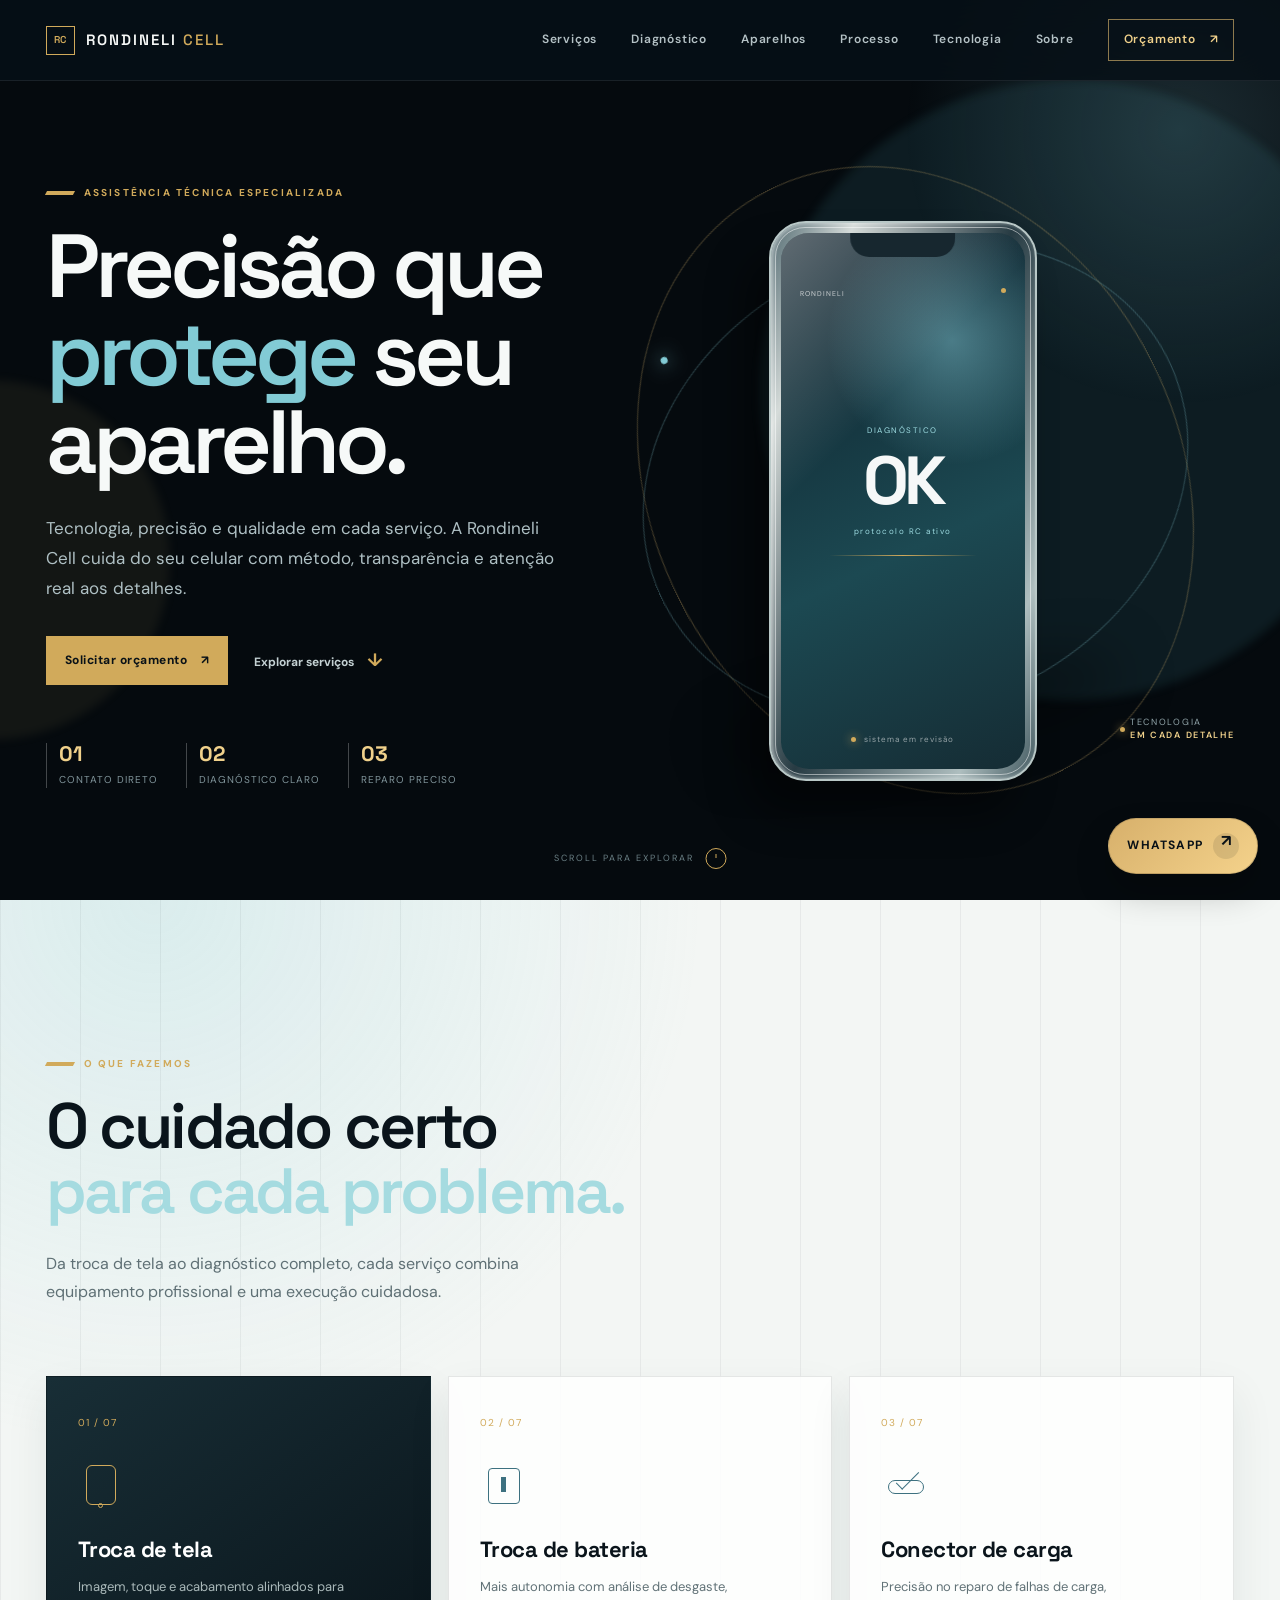
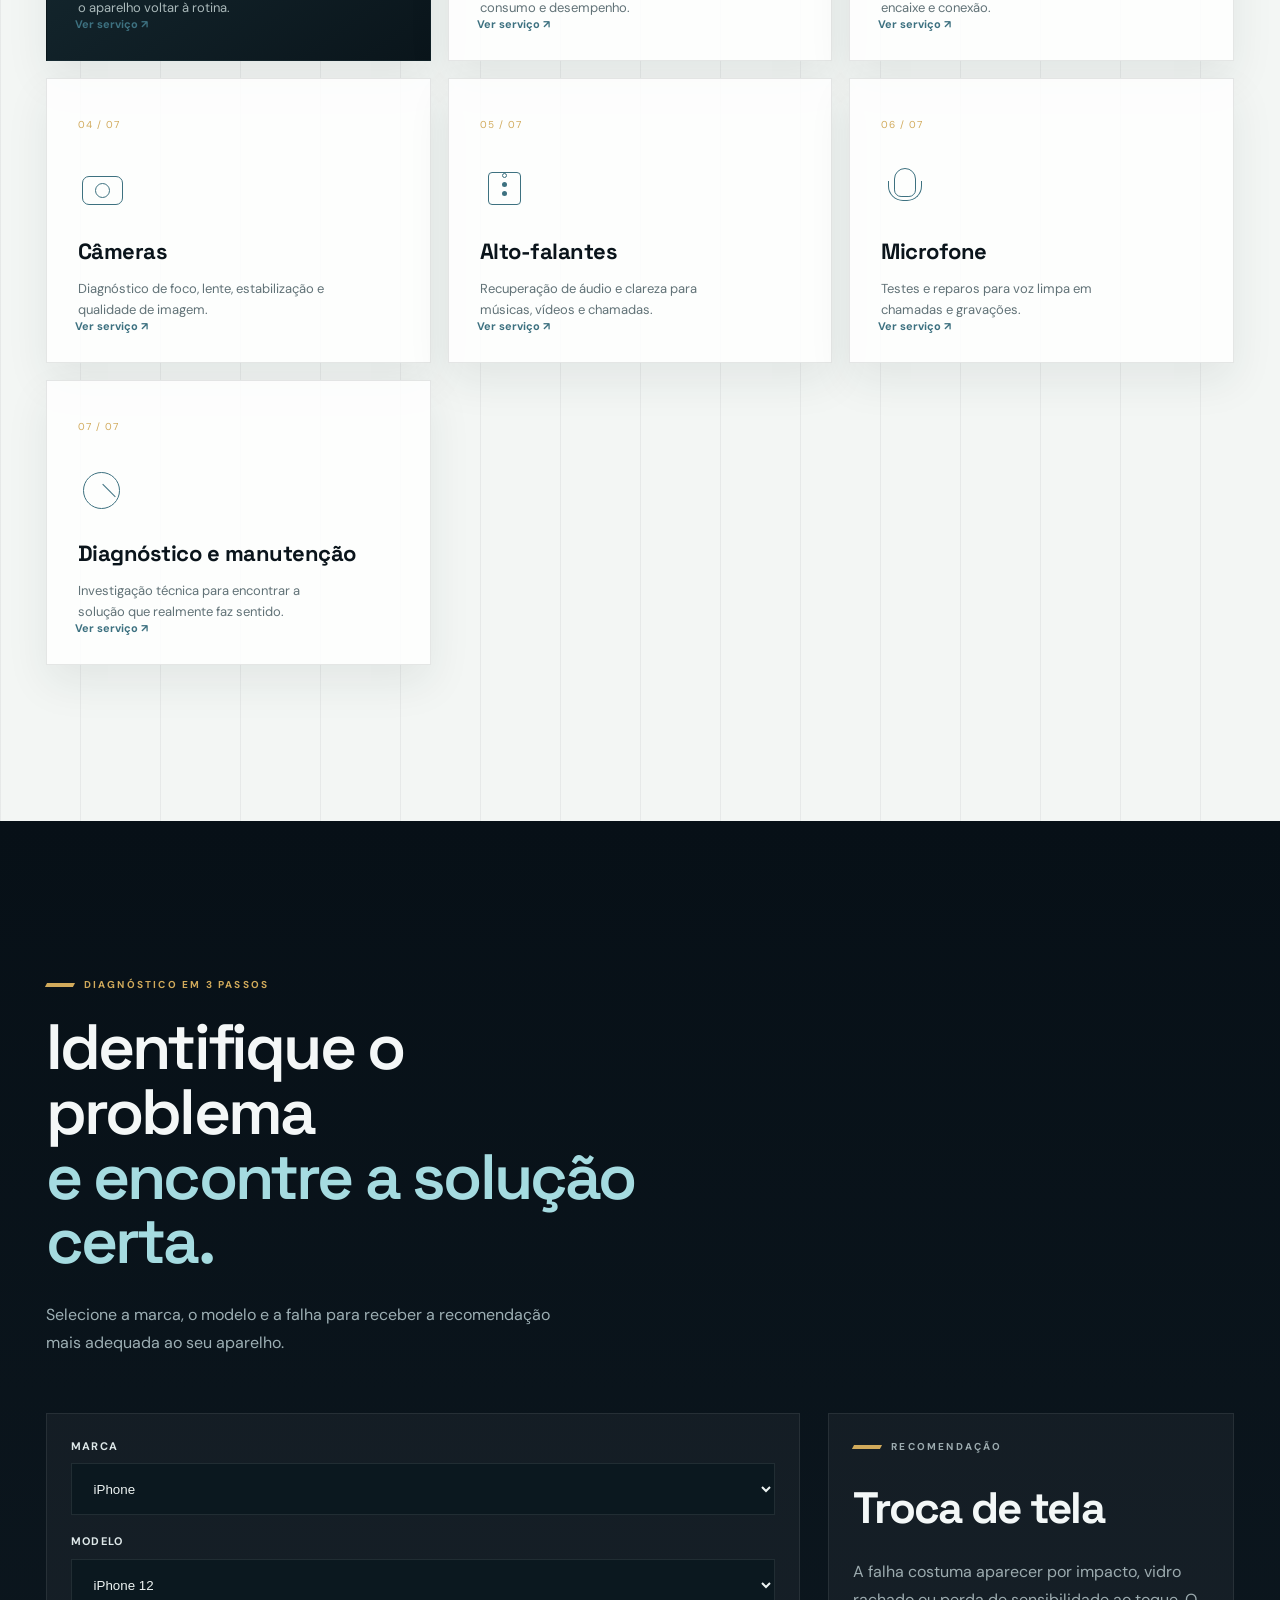
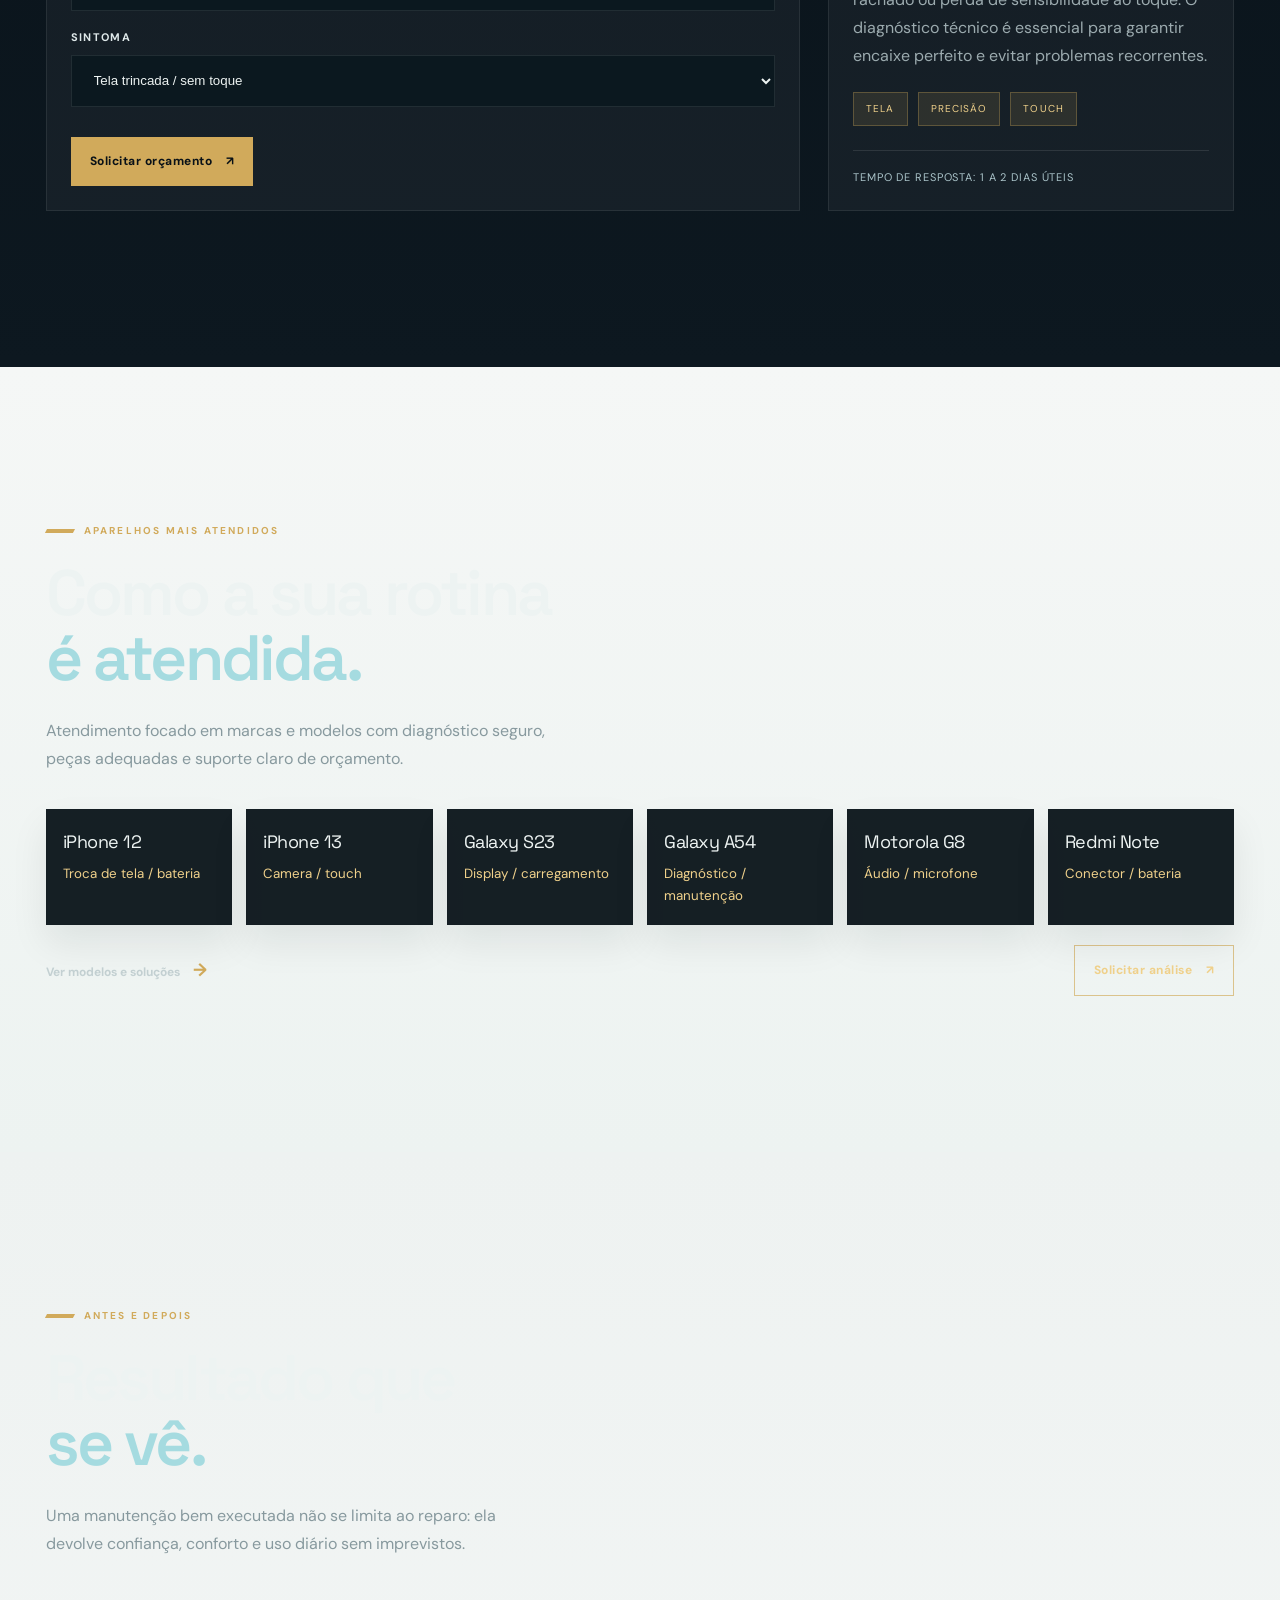
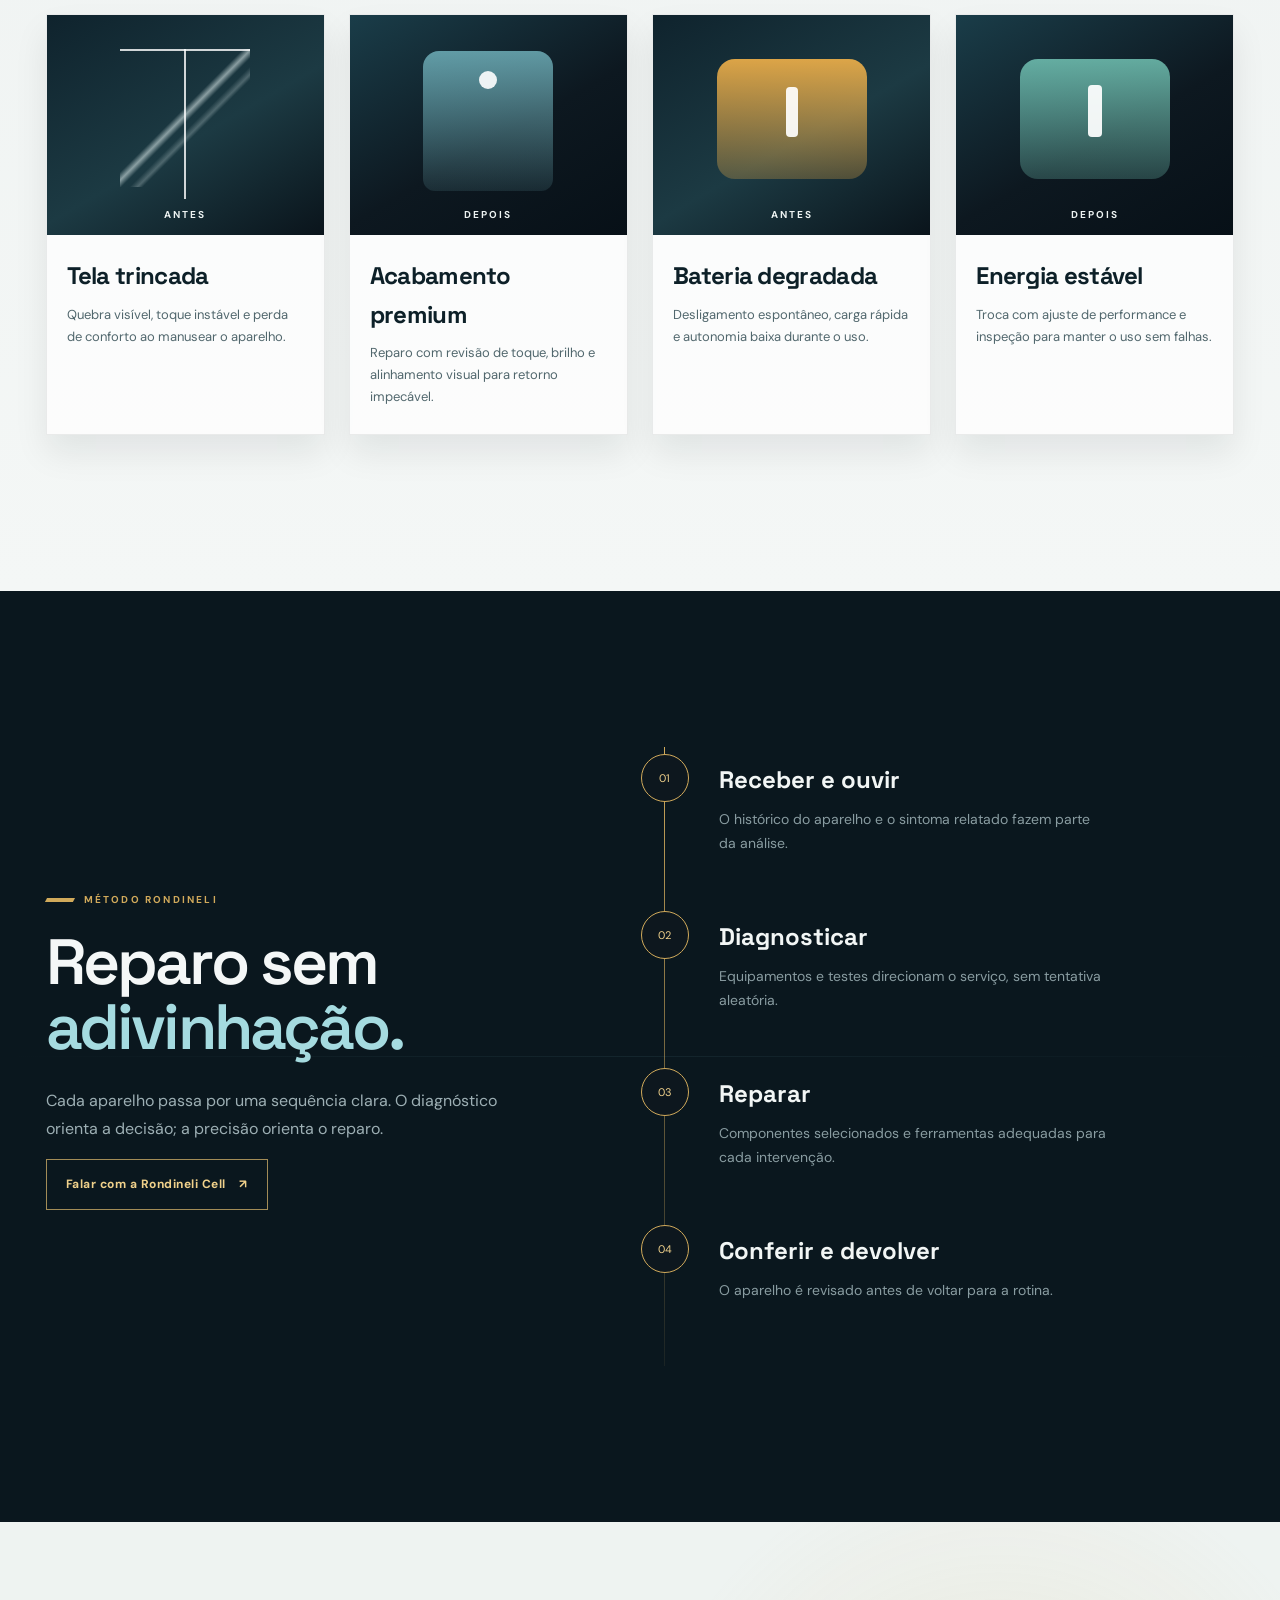
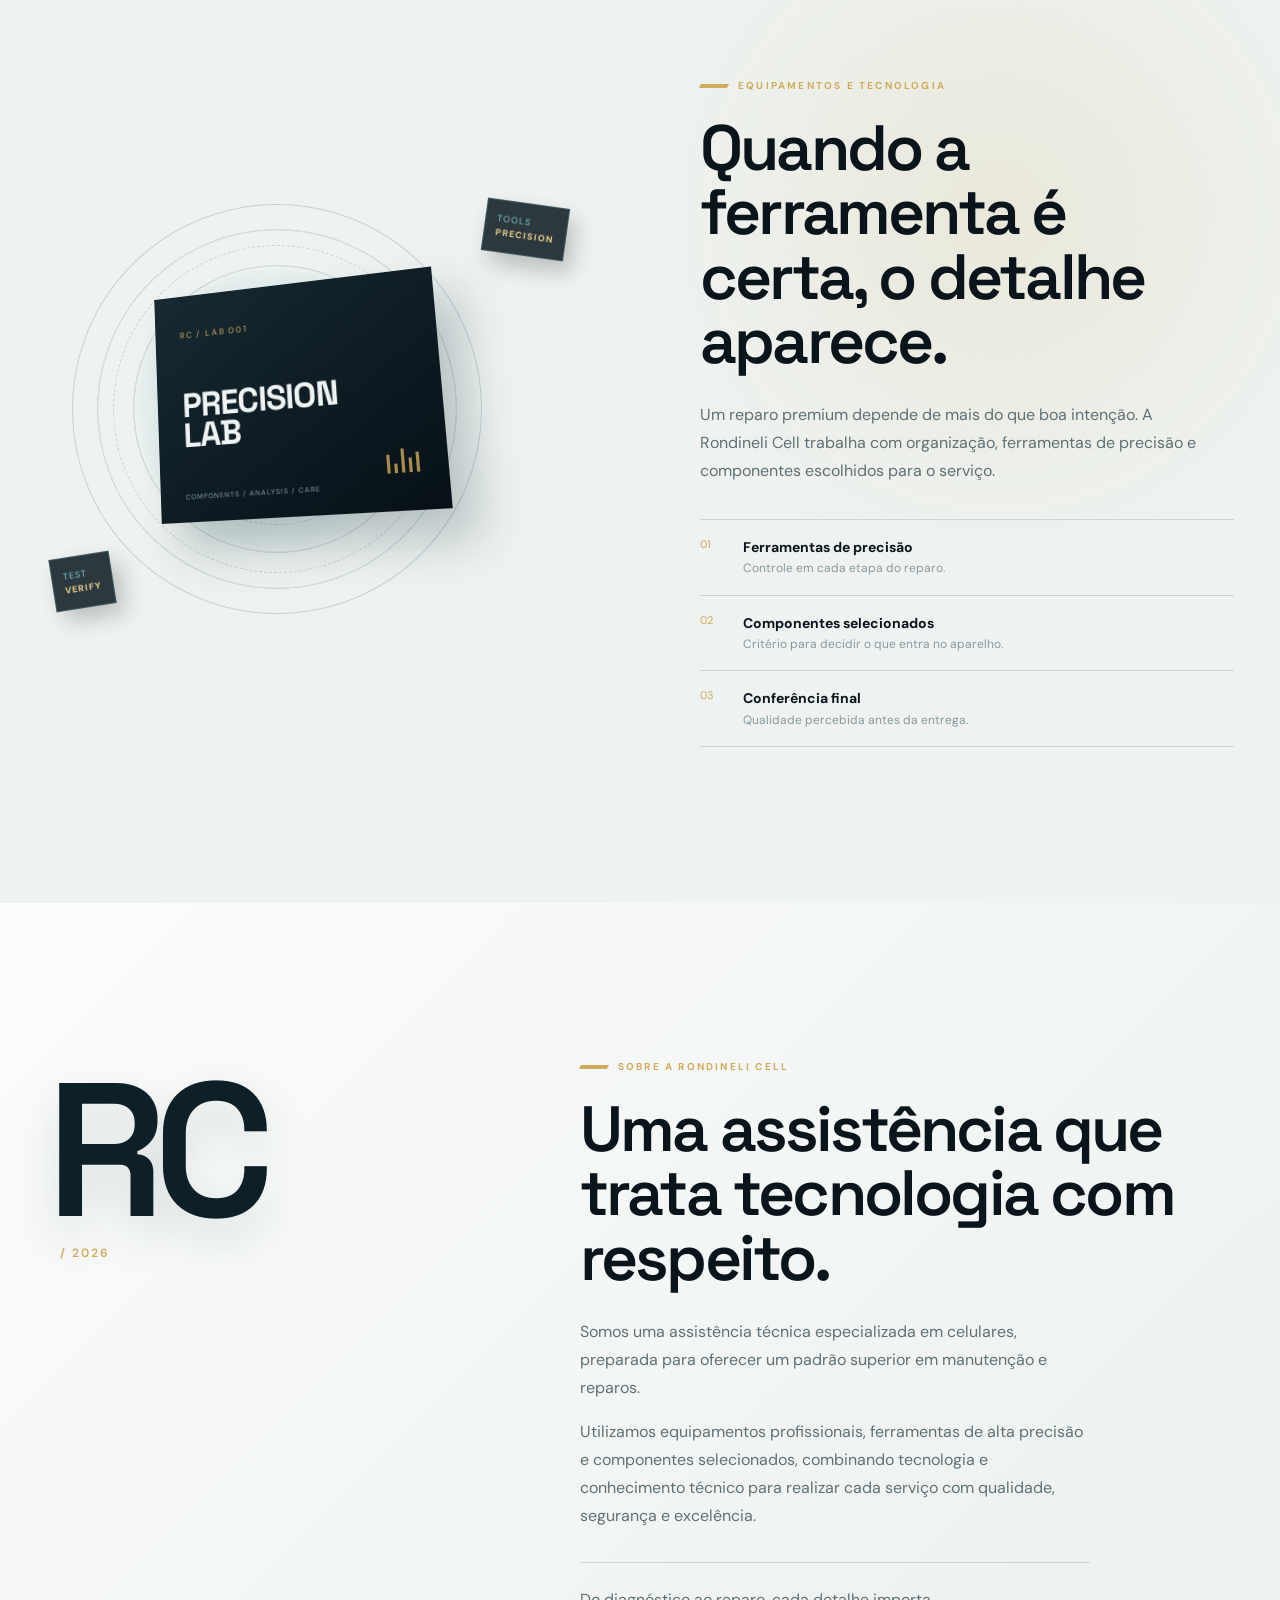
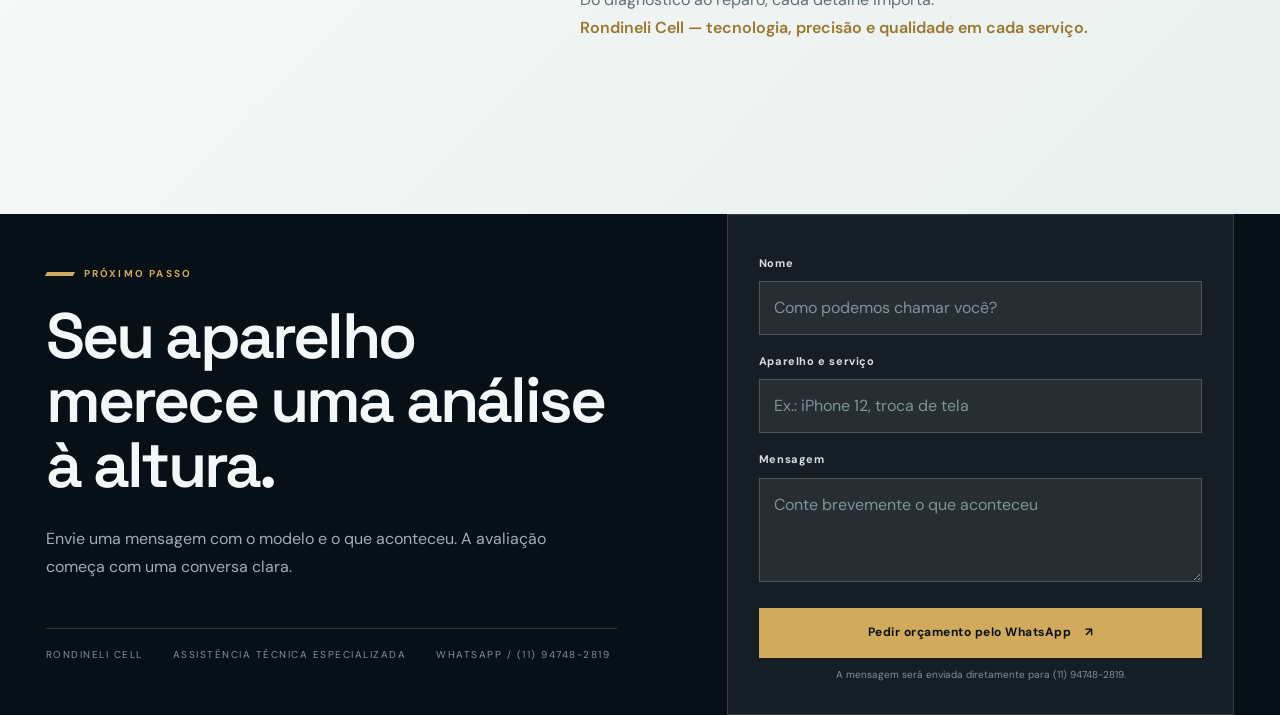
<file: index.html>
<!doctype html>
<html lang="pt-BR">
<head>
<meta charset="utf-8">
<meta name="viewport" content="width=device-width, initial-scale=1, viewport-fit=cover">
<meta name="theme-color" content="#071017">
<meta name="description" content="Rondineli Cell: assistência técnica especializada em celulares, com precisão, cuidado e transparência.">
<title>Rondineli Cell | Tecnologia, precisão e qualidade</title>
<link rel="preconnect" href="https://fonts.googleapis.com">
<link rel="preconnect" href="https://fonts.gstatic.com" crossorigin>
<link href="https://fonts.googleapis.com/css2?family=DM+Sans:wght@400;500;600;700&family=Space+Grotesk:wght@400;500;600;700&display=swap" rel="stylesheet">
<link rel="stylesheet" href="css/styles.css">
</head>
<body>
<div class="scroll-progress" aria-hidden="true"></div>
<canvas id="particleField" aria-hidden="true"></canvas>
<header class="site-header">
  <div class="shell header-inner">
    <a class="brand" href="#home" aria-label="Rondineli Cell, início"><span class="brand-mark">RC</span><span>RONDINELI <b>CELL</b></span></a>
    <button class="menu-toggle" type="button" aria-label="Abrir menu" aria-expanded="false"><span></span><span></span></button>
    <nav class="main-nav" aria-label="Navegação principal"><a href="#services">Serviços</a><a href="#diagnostico">Diagnóstico</a><a href="#aparelhos">Aparelhos</a><a href="#method">Processo</a><a href="#lab">Tecnologia</a><a href="#about">Sobre</a><a class="nav-cta" href="#contact">Orçamento <span>↗</span></a></nav>
  </div>
</header>
<main>
  <section id="home" class="hero section-dark"><div class="hero-glow hero-glow-one"></div><div class="hero-glow hero-glow-two"></div><div class="shell hero-layout">
    <div class="hero-copy reveal"><p class="eyebrow"><i></i> ASSISTÊNCIA TÉCNICA ESPECIALIZADA</p><h1>Precisão que<br><em>protege</em> seu aparelho.</h1><p class="hero-intro">Tecnologia, precisão e qualidade em cada serviço. A Rondineli Cell cuida do seu celular com método, transparência e atenção real aos detalhes.</p><div class="hero-actions"><a class="button button-gold" href="#contact">Solicitar orçamento <span>↗</span></a><a class="text-link" href="#services">Explorar serviços <span>↓</span></a></div><div class="hero-metrics"><div><strong>01</strong><span>Contato direto</span></div><div><strong>02</strong><span>Diagnóstico claro</span></div><div><strong>03</strong><span>Reparo preciso</span></div></div></div>
    <div class="hero-device-wrap reveal reveal-delay"><div class="device-shadow"></div><div class="device-orbit orbit-one"></div><div class="device-orbit orbit-two"></div><div class="phone-3d" data-tilt><div class="phone-frame"><div class="phone-screen"><div class="screen-top"><span>RONDINELI</span><i></i></div><div class="screen-core"><small>DIAGNÓSTICO</small><strong>OK</strong><span>protocolo RC ativo</span><div class="screen-line"></div></div><div class="screen-status"><span></span> sistema em revisão</div></div><div class="phone-side"></div></div></div><div class="device-label"><span class="label-dot"></span><span>TECNOLOGIA<br><b>EM CADA DETALHE</b></span></div></div>
  </div><div class="hero-scroll"><span>SCROLL PARA EXPLORAR</span><i></i></div></section>
  <section id="services" class="section services-section"><div class="shell"><div class="section-heading reveal"><p class="eyebrow"><i></i> O QUE FAZEMOS</p><h2>O cuidado certo<br><em>para cada problema.</em></h2><p>Da troca de tela ao diagnóstico completo, cada serviço combina equipamento profissional e uma execução cuidadosa.</p></div><div class="service-grid">
    <a class="service-card service-card-featured reveal" href="/servicos/troca-de-tela/"><span class="card-number">01 / 07</span><div class="service-icon icon-screen"></div><h3>Troca de tela</h3><p>Imagem, toque e acabamento alinhados para o aparelho voltar à rotina.</p><span class="service-card-link">Ver serviço ↗</span></a>
    <a class="service-card reveal reveal-delay-1" href="/servicos/troca-de-bateria/"><span class="card-number">02 / 07</span><div class="service-icon icon-battery"></div><h3>Troca de bateria</h3><p>Mais autonomia com análise de desgaste, consumo e desempenho.</p><span class="service-card-link">Ver serviço ↗</span></a>
    <a class="service-card reveal reveal-delay-2" href="/servicos/conector-de-carga/"><span class="card-number">03 / 07</span><div class="service-icon icon-port"></div><h3>Conector de carga</h3><p>Precisão no reparo de falhas de carga, encaixe e conexão.</p><span class="service-card-link">Ver serviço ↗</span></a>
    <a class="service-card reveal" href="/servicos/cameras/"><span class="card-number">04 / 07</span><div class="service-icon icon-camera"></div><h3>Câmeras</h3><p>Diagnóstico de foco, lente, estabilização e qualidade de imagem.</p><span class="service-card-link">Ver serviço ↗</span></a>
    <a class="service-card reveal reveal-delay-1" href="/servicos/alto-falantes/"><span class="card-number">05 / 07</span><div class="service-icon icon-speaker"></div><h3>Alto-falantes</h3><p>Recuperação de áudio e clareza para músicas, vídeos e chamadas.</p><span class="service-card-link">Ver serviço ↗</span></a>
    <a class="service-card reveal reveal-delay-2" href="/servicos/microfone/"><span class="card-number">06 / 07</span><div class="service-icon icon-microphone"></div><h3>Microfone</h3><p>Testes e reparos para voz limpa em chamadas e gravações.</p><span class="service-card-link">Ver serviço ↗</span></a>
    <a class="service-card reveal" href="/servicos/diagnostico-e-manutencao/"><span class="card-number">07 / 07</span><div class="service-icon icon-diagnosis"></div><h3>Diagnóstico e manutenção</h3><p>Investigação técnica para encontrar a solução que realmente faz sentido.</p><span class="service-card-link">Ver serviço ↗</span></a>
  </div></div></section>
  <section id="diagnostico" class="section diagnostic-section section-dark"><div class="shell"><div class="section-heading reveal"><p class="eyebrow"><i></i> DIAGNÓSTICO EM 3 PASSOS</p><h2>Identifique o problema<br><em>e encontre a solução certa.</em></h2><p>Selecione a marca, o modelo e a falha para receber a recomendação mais adequada ao seu aparelho.</p></div><div class="diagnostic-flow reveal reveal-delay"><div class="diagnostic-form"><div class="selector-row"><label for="deviceBrand">Marca</label><select id="deviceBrand"><option value="iphone">iPhone</option><option value="samsung">Samsung</option><option value="motorola">Motorola</option><option value="xiaomi">Xiaomi</option><option value="outros">Outros</option></select></div><div class="selector-row"><label for="deviceModel">Modelo</label><select id="deviceModel"></select></div><div class="selector-row"><label for="deviceIssue">Sintoma</label><select id="deviceIssue"><option value="tela">Tela trincada / sem toque</option><option value="bateria">Bateria que descarrega rápido</option><option value="carga">Problema de carregamento</option><option value="camera">Câmera com falha</option><option value="audio">Microfone / alto-falante</option><option value="diagnostico">Diagnóstico geral / manutenção</option></select></div><div class="selector-actions"><button type="button" class="button button-gold" id="quoteDiagnosisBtn">Solicitar orçamento <span>↗</span></button></div></div><aside class="diagnostic-result"><p class="eyebrow"><i></i> RECOMENDAÇÃO</p><h3 id="diagnosticTitle">Troca de tela</h3><p id="diagnosticText">A falha costuma aparecer por impacto, vidro rachado ou perda de sensibilidade ao toque. A solução mais eficiente é o diagnóstico técnico com revisão completa antes da troca.</p><div class="result-tags"><span id="tagOne">Tela</span><span id="tagTwo">Precisão</span><span id="tagThree">Qualidade</span></div><div class="result-meta"><span id="resultMeta">Tempo de resposta: 1 a 2 dias úteis</span></div></aside></div></div></section>
  <section id="aparelhos" class="section gallery-section"><div class="shell"><div class="section-heading reveal"><p class="eyebrow"><i></i> APARELHOS MAIS ATENDIDOS</p><h2>Como a sua rotina<br><em>é atendida.</em></h2><p>Atendimento focado em marcas e modelos com diagnóstico seguro, peças adequadas e suporte claro de orçamento.</p></div><div class="device-showcase reveal reveal-delay"><article class="device-pill"><span>iPhone 12</span><small>Troca de tela / bateria</small></article><article class="device-pill"><span>iPhone 13</span><small>Camera / touch</small></article><article class="device-pill"><span>Galaxy S23</span><small>Display / carregamento</small></article><article class="device-pill"><span>Galaxy A54</span><small>Diagnóstico / manutenção</small></article><article class="device-pill"><span>Motorola G8</span><small>Áudio / microfone</small></article><article class="device-pill"><span>Redmi Note</span><small>Conector / bateria</small></article></div><div class="model-links"><a href="aparelhos/" class="text-link">Ver modelos e soluções <span>→</span></a><a href="#contact" class="button button-outline">Solicitar análise <span>↗</span></a></div></div></section>
  <section class="section compare-section"><div class="shell"><div class="section-heading reveal"><p class="eyebrow"><i></i> ANTES E DEPOIS</p><h2>Resultado que<br><em>se vê.</em></h2><p>Uma manutenção bem executada não se limita ao reparo: ela devolve confiança, conforto e uso diário sem imprevistos.</p></div><div class="compare-grid reveal reveal-delay"><article class="compare-card"><div class="compare-visual before"><span>ANTES</span><div class="screen-crack"></div></div><div class="compare-copy"><h3>Tela trincada</h3><p>Quebra visível, toque instável e perda de conforto ao manusear o aparelho.</p></div></article><article class="compare-card"><div class="compare-visual after"><span>DEPOIS</span><div class="screen-repair"></div></div><div class="compare-copy"><h3>Acabamento premium</h3><p>Reparo com revisão de toque, brilho e alinhamento visual para retorno impecável.</p></div></article><article class="compare-card"><div class="compare-visual before"><span>ANTES</span><div class="battery-warn"></div></div><div class="compare-copy"><h3>Bateria degradada</h3><p>Desligamento espontâneo, carga rápida e autonomia baixa durante o uso.</p></div></article><article class="compare-card"><div class="compare-visual after"><span>DEPOIS</span><div class="battery-good"></div></div><div class="compare-copy"><h3>Energia estável</h3><p>Troca com ajuste de performance e inspeção para manter o uso sem falhas.</p></div></article></div></div></section>
  <section id="method" class="section method-section section-dark"><div class="shell method-layout"><div class="section-heading reveal"><p class="eyebrow"><i></i> MÉTODO RONDINELI</p><h2>Reparo sem<br><em>adivinhação.</em></h2><p>Cada aparelho passa por uma sequência clara. O diagnóstico orienta a decisão; a precisão orienta o reparo.</p><a class="button button-outline" href="#contact">Falar com a Rondineli Cell <span>↗</span></a></div><div class="process-rail"><div class="process-line"></div><article class="process-step reveal"><span>01</span><div><h3>Receber e ouvir</h3><p>O histórico do aparelho e o sintoma relatado fazem parte da análise.</p></div></article><article class="process-step reveal reveal-delay-1"><span>02</span><div><h3>Diagnosticar</h3><p>Equipamentos e testes direcionam o serviço, sem tentativa aleatória.</p></div></article><article class="process-step reveal reveal-delay-2"><span>03</span><div><h3>Reparar</h3><p>Componentes selecionados e ferramentas adequadas para cada intervenção.</p></div></article><article class="process-step reveal reveal-delay-3"><span>04</span><div><h3>Conferir e devolver</h3><p>O aparelho é revisado antes de voltar para a rotina.</p></div></article></div></div></section>
  <section id="lab" class="section lab-section"><div class="shell lab-layout"><div class="lab-visual reveal"><div class="lab-circle"></div><div class="lab-chip chip-one">TOOLS<br><b>PRECISION</b></div><div class="lab-chip chip-two">TEST<br><b>VERIFY</b></div><div class="lab-console"><span class="console-top">RC / LAB 001</span><strong>PRECISION<br>LAB</strong><div class="console-bars"><i></i><i></i><i></i><i></i><i></i></div><small>COMPONENTS / ANALYSIS / CARE</small></div></div><div class="section-heading reveal reveal-delay"><p class="eyebrow"><i></i> EQUIPAMENTOS E TECNOLOGIA</p><h2>Quando a ferramenta é certa, o detalhe aparece.</h2><p>Um reparo premium depende de mais do que boa intenção. A Rondineli Cell trabalha com organização, ferramentas de precisão e componentes escolhidos para o serviço.</p><div class="lab-list"><div><span>01</span><strong>Ferramentas de precisão</strong><small>Controle em cada etapa do reparo.</small></div><div><span>02</span><strong>Componentes selecionados</strong><small>Critério para decidir o que entra no aparelho.</small></div><div><span>03</span><strong>Conferência final</strong><small>Qualidade percebida antes da entrega.</small></div></div></div></div></section>
  <section id="about" class="section about-section"><div class="shell about-layout"><div class="about-number reveal">RC<span>/ 2026</span></div><div class="section-heading reveal reveal-delay"><p class="eyebrow"><i></i> SOBRE A RONDINELI CELL</p><h2>Uma assistência que trata tecnologia com respeito.</h2><p>Somos uma assistência técnica especializada em celulares, preparada para oferecer um padrão superior em manutenção e reparos.</p><p>Utilizamos equipamentos profissionais, ferramentas de alta precisão e componentes selecionados, combinando tecnologia e conhecimento técnico para realizar cada serviço com qualidade, segurança e excelência.</p><p class="about-signature">Do diagnóstico ao reparo, cada detalhe importa.<br><strong>Rondineli Cell — tecnologia, precisão e qualidade em cada serviço.</strong></p></div></div></section>
  <section id="contact" class="contact-section section-dark"><div class="shell contact-layout"><div class="contact-copy reveal"><p class="eyebrow"><i></i> PRÓXIMO PASSO</p><h2>Seu aparelho merece uma análise à altura.</h2><p>Envie uma mensagem com o modelo e o que aconteceu. A avaliação começa com uma conversa clara.</p><div class="contact-details"><span>RONDINELI CELL</span><span>ASSISTÊNCIA TÉCNICA ESPECIALIZADA</span><span>WHATSAPP / (11) 94748-2819</span></div></div><div class="contact-panel reveal reveal-delay"><form id="quoteForm"><label for="quoteName">Nome</label><input id="quoteName" type="text" placeholder="Como podemos chamar você?" required><label for="quoteDevice">Aparelho e serviço</label><input id="quoteDevice" type="text" placeholder="Ex.: iPhone 12, troca de tela" required><label for="quoteMessage">Mensagem</label><textarea id="quoteMessage" rows="3" placeholder="Conte brevemente o que aconteceu"></textarea><button class="button button-gold" type="submit">Pedir orçamento pelo WhatsApp <span>↗</span></button><small class="form-note">A mensagem será enviada diretamente para (11) 94748-2819.</small></form></div></div></section>
</main>
<a class="floating-whatsapp" href="https://api.whatsapp.com/send?phone=5511947482819&text=Ol%C3%A1%2C%20Rondineli%20Cell%2C%20gostaria%20de%20solicitar%20um%20or%C3%A7amento." target="_blank" rel="noreferrer" aria-label="Falar via WhatsApp">
  <span>WhatsApp</span>
  <strong>↗</strong>
</a>
<script src="js/custom.js"></script>
</body>
</html>
</file>
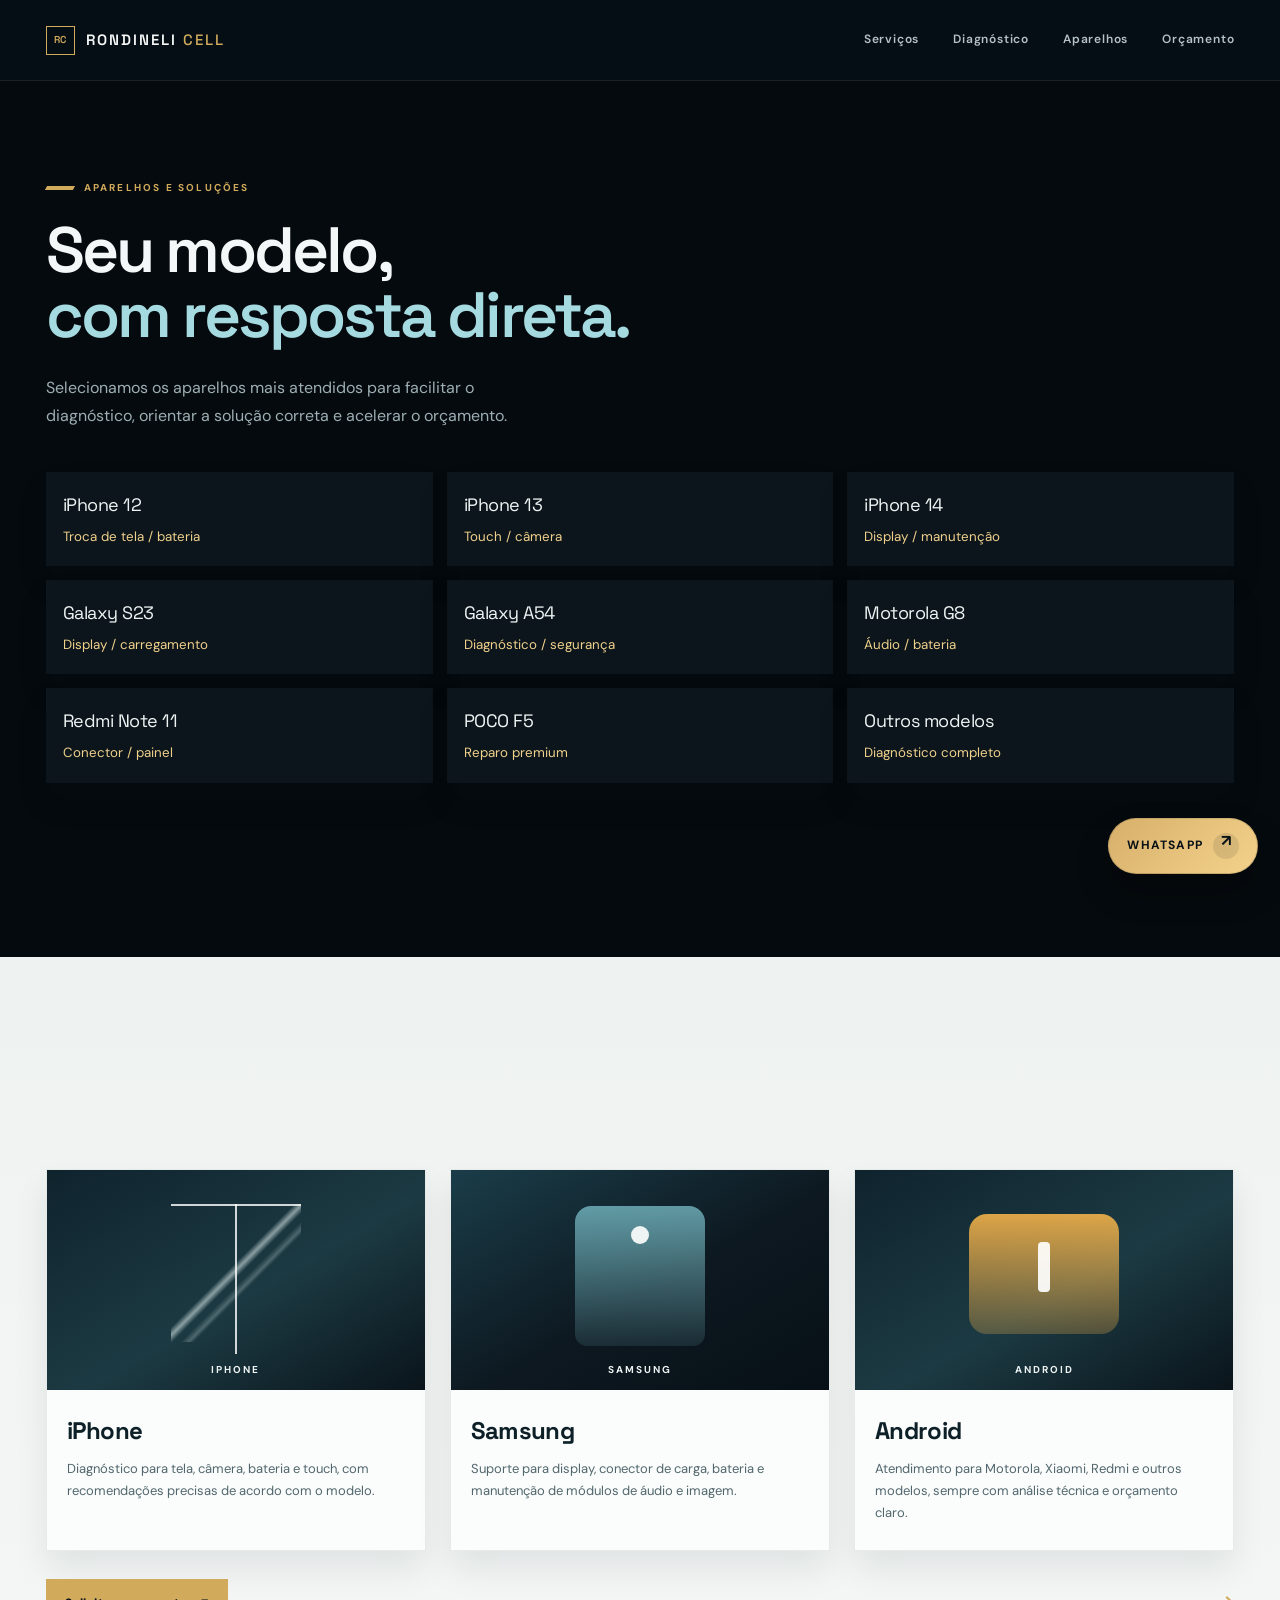
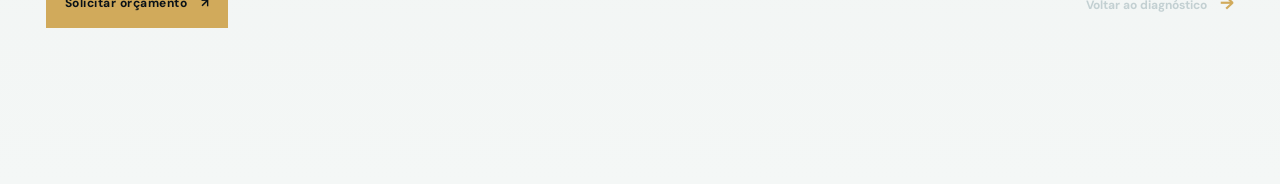
<file: aparelhos/index.html>
<!doctype html>
<html lang="pt-BR">
<head>
<meta charset="utf-8">
<meta name="viewport" content="width=device-width, initial-scale=1">
<meta name="theme-color" content="#071017">
<meta name="description" content="Aparelhos mais atendidos na Rondineli Cell: iPhone, Samsung, Motorola, Xiaomi e muito mais.">
<title>Aparelhos | Rondineli Cell</title>
<link rel="preconnect" href="https://fonts.googleapis.com">
<link rel="preconnect" href="https://fonts.gstatic.com" crossorigin>
<link href="https://fonts.googleapis.com/css2?family=DM+Sans:wght@400;500;600;700&family=Space+Grotesk:wght@400;500;600;700&display=swap" rel="stylesheet">
<link rel="stylesheet" href="../css/styles.css">
</head>
<body>
<div class="scroll-progress" aria-hidden="true"></div>
<canvas id="particleField" aria-hidden="true"></canvas>
<header class="site-header">
  <div class="shell header-inner">
    <a class="brand" href="../#home" aria-label="Rondineli Cell, início"><span class="brand-mark">RC</span><span>RONDINELI <b>CELL</b></span></a>
    <button class="menu-toggle" type="button" aria-label="Abrir menu" aria-expanded="false"><span></span><span></span></button>
    <nav class="main-nav" aria-label="Navegação principal"><a href="../#services">Serviços</a><a href="../#diagnostico">Diagnóstico</a><a href="../#aparelhos">Aparelhos</a><a href="../#contact">Orçamento</a></nav>
  </div>
</header>
<main>
  <section class="section section-dark" style="padding-top: 180px;">
    <div class="shell">
      <div class="section-heading reveal">
        <p class="eyebrow"><i></i> APARELHOS E SOLUÇÕES</p>
        <h2>Seu modelo,<br><em>com resposta direta.</em></h2>
        <p>Selecionamos os aparelhos mais atendidos para facilitar o diagnóstico, orientar a solução correta e acelerar o orçamento.</p>
      </div>
      <div class="device-showcase reveal reveal-delay" style="grid-template-columns: repeat(3, minmax(0, 1fr)); margin-top: 42px;">
        <article class="device-pill"><span>iPhone 12</span><small>Troca de tela / bateria</small></article>
        <article class="device-pill"><span>iPhone 13</span><small>Touch / câmera</small></article>
        <article class="device-pill"><span>iPhone 14</span><small>Display / manutenção</small></article>
        <article class="device-pill"><span>Galaxy S23</span><small>Display / carregamento</small></article>
        <article class="device-pill"><span>Galaxy A54</span><small>Diagnóstico / segurança</small></article>
        <article class="device-pill"><span>Motorola G8</span><small>Áudio / bateria</small></article>
        <article class="device-pill"><span>Redmi Note 11</span><small>Conector / painel</small></article>
        <article class="device-pill"><span>POCO F5</span><small>Reparo premium</small></article>
        <article class="device-pill"><span>Outros modelos</span><small>Diagnóstico completo</small></article>
      </div>
    </div>
  </section>
  <section class="section compare-section">
    <div class="shell">
      <div class="compare-grid" style="grid-template-columns: repeat(3, minmax(0, 1fr));">
        <article class="compare-card">
          <div class="compare-visual before"><span>iPhone</span><div class="screen-crack"></div></div>
          <div class="compare-copy"><h3>iPhone</h3><p>Diagnóstico para tela, câmera, bateria e touch, com recomendações precisas de acordo com o modelo.</p></div>
        </article>
        <article class="compare-card">
          <div class="compare-visual after"><span>Samsung</span><div class="screen-repair"></div></div>
          <div class="compare-copy"><h3>Samsung</h3><p>Suporte para display, conector de carga, bateria e manutenção de módulos de áudio e imagem.</p></div>
        </article>
        <article class="compare-card">
          <div class="compare-visual before"><span>Android</span><div class="battery-warn"></div></div>
          <div class="compare-copy"><h3>Android</h3><p>Atendimento para Motorola, Xiaomi, Redmi e outros modelos, sempre com análise técnica e orçamento claro.</p></div>
        </article>
      </div>
      <div class="model-links" style="margin-top: 28px;">
        <a href="../#contact" class="button button-gold">Solicitar orçamento <span>↗</span></a>
        <a href="../#diagnostico" class="text-link">Voltar ao diagnóstico <span>→</span></a>
      </div>
    </div>
  </section>
</main>
<a class="floating-whatsapp" href="https://api.whatsapp.com/send?phone=5511947482819&text=Ol%C3%A1%2C%20Rondineli%20Cell%2C%20gostaria%20de%20solicitar%20um%20or%C3%A7amento." target="_blank" rel="noreferrer" aria-label="Falar via WhatsApp">
  <span>WhatsApp</span>
  <strong>↗</strong>
</a>
<script src="../js/custom.js"></script>
</body>
</html>
</file>
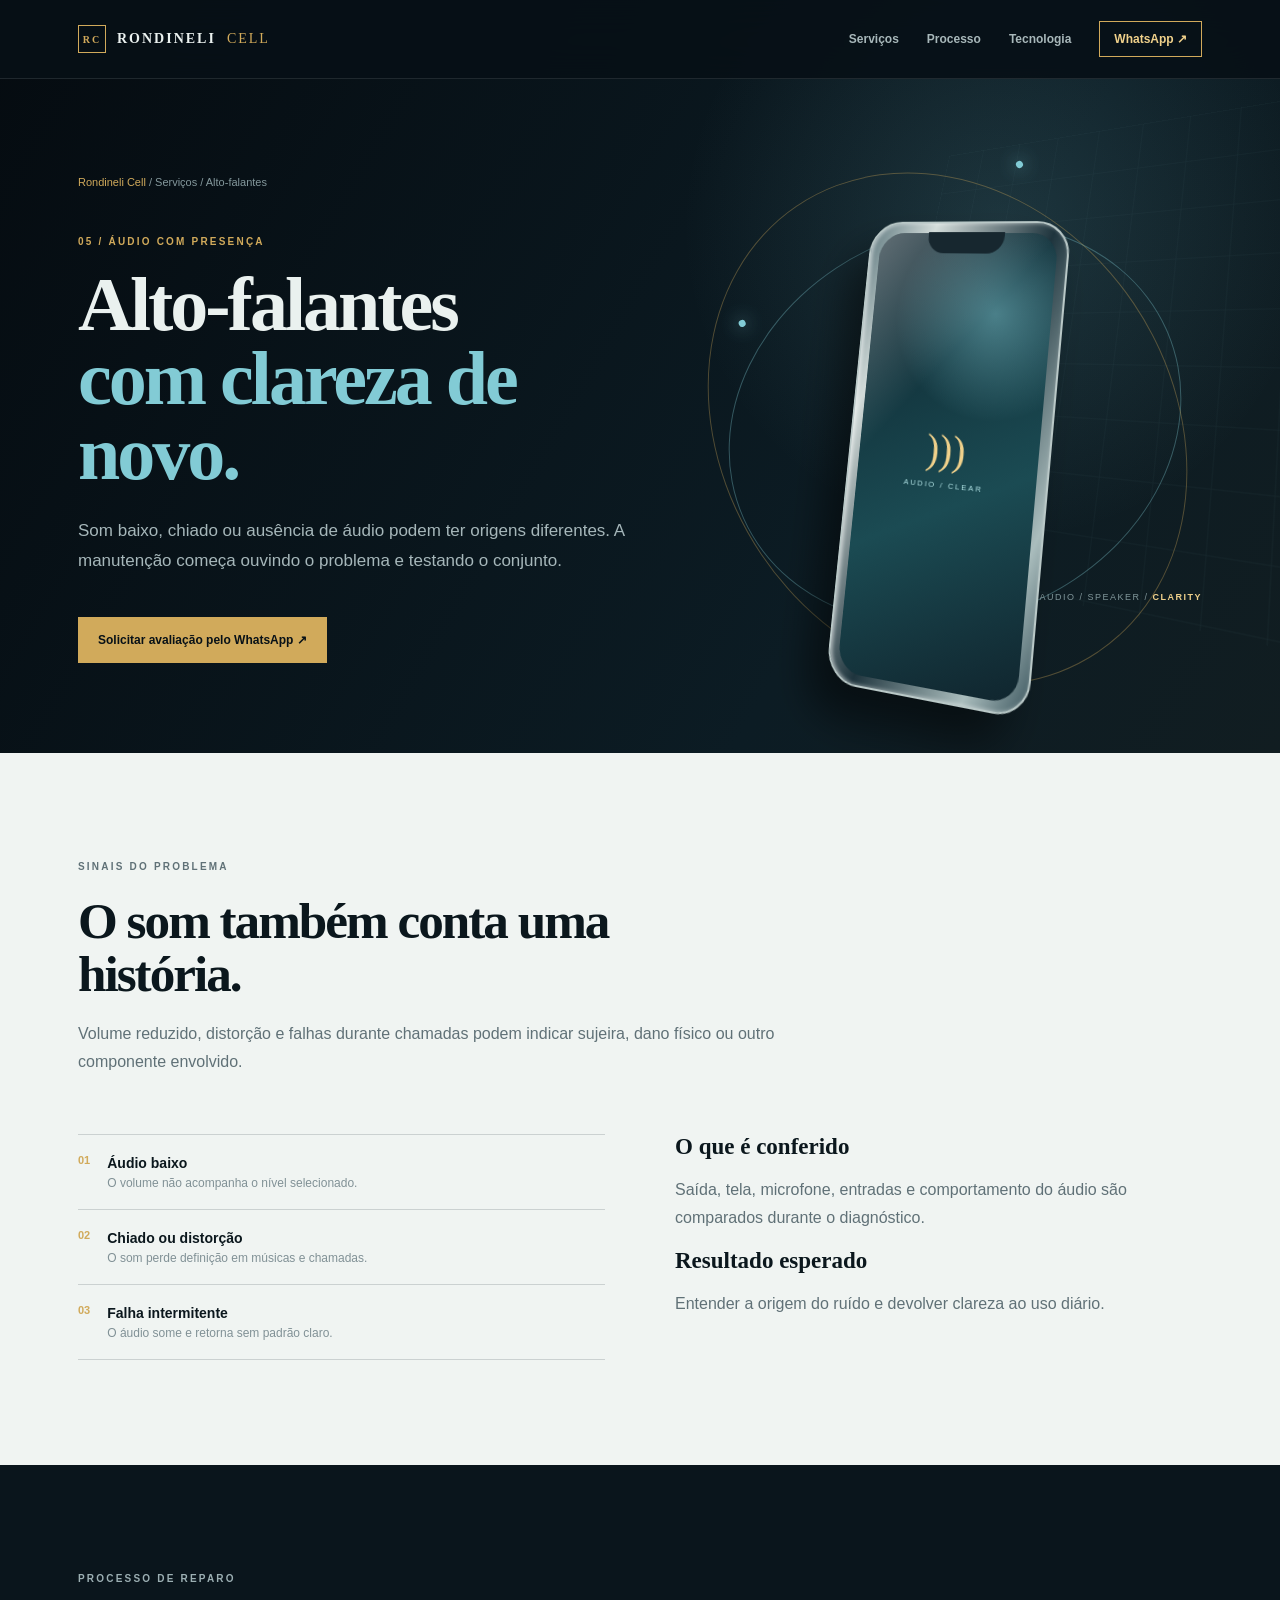
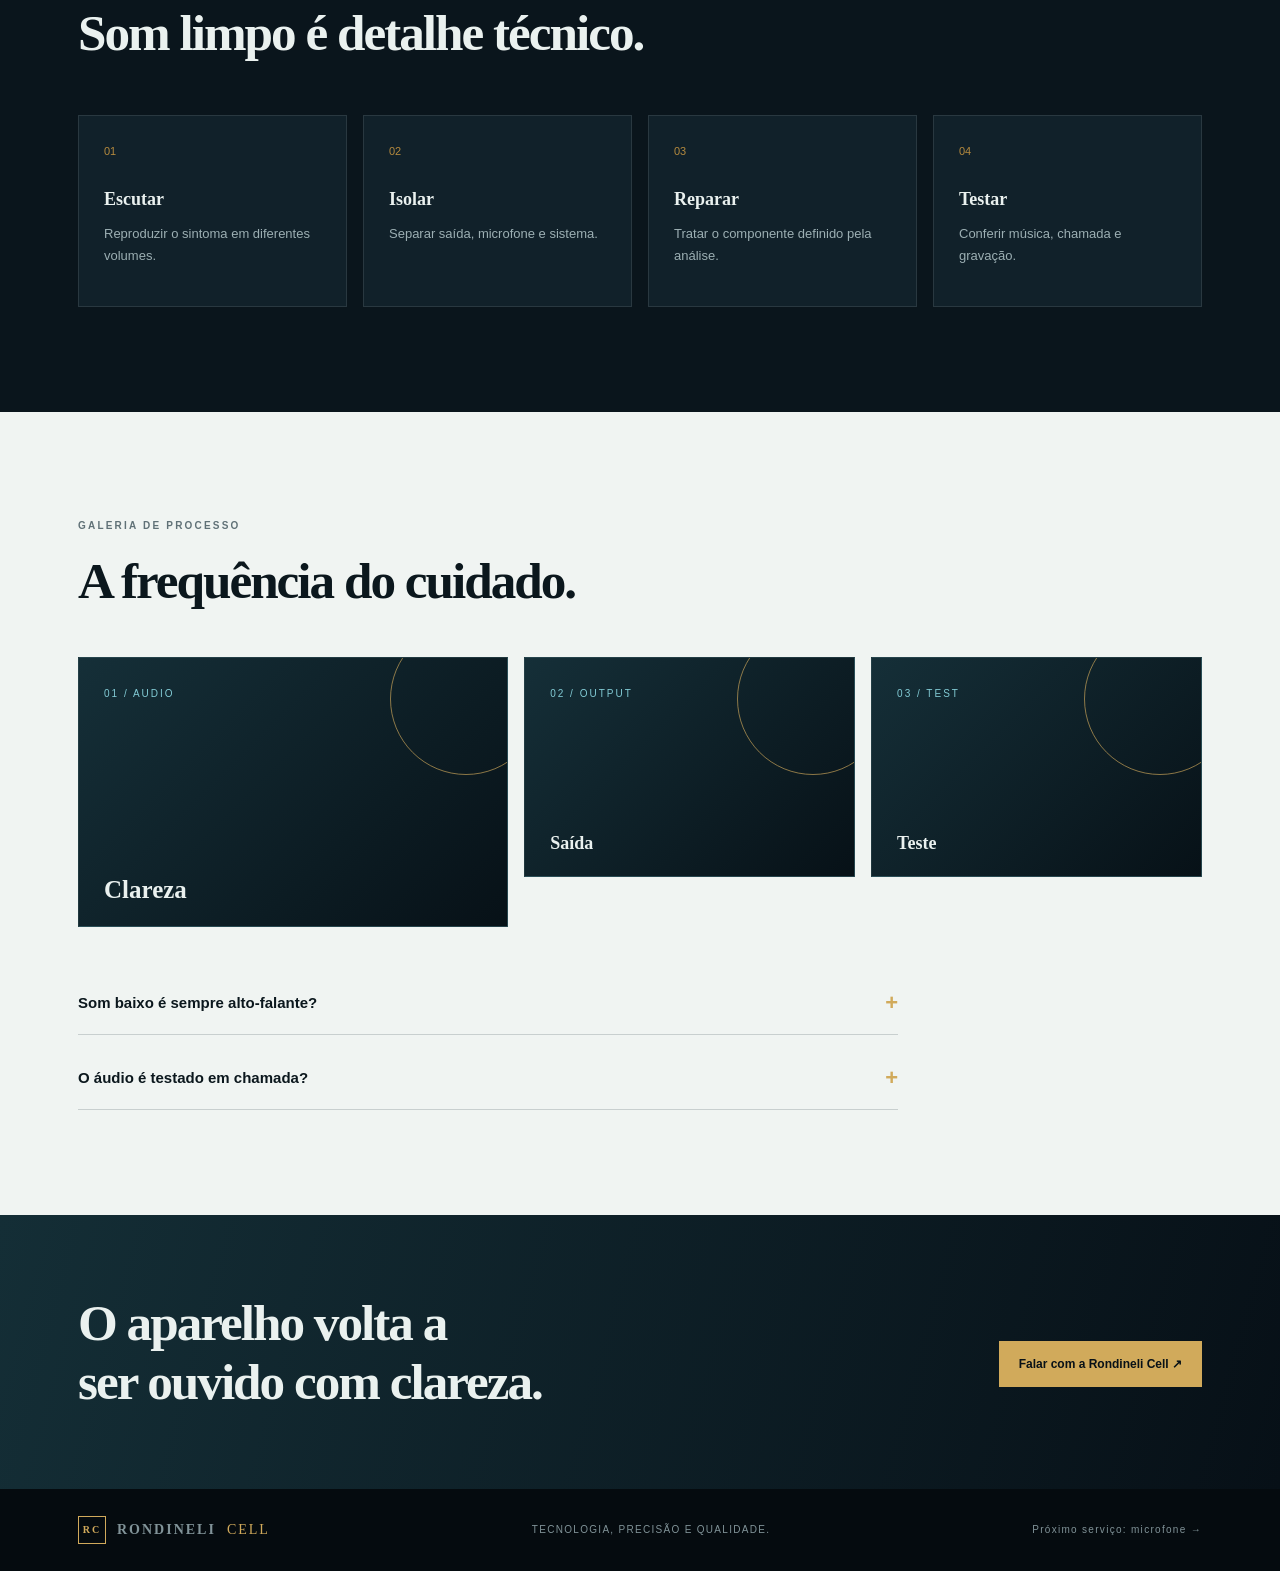
<file: servicos/alto-falantes/index.html>
<!doctype html><html lang="pt-BR"><head><meta charset="utf-8"><meta name="viewport" content="width=device-width,initial-scale=1"><title>Alto-falantes | Rondineli Cell</title><meta name="description" content="Manutenção de alto-falantes e áudio de celulares na Rondineli Cell."><link rel="stylesheet" href="../../css/services.css"></head><body><header class="service-header"><div class="service-shell service-header-inner"><a class="service-brand" href="../../"><span class="service-mark">RC</span>RONDINELI <b>CELL</b></a><button class="service-menu" aria-label="Abrir menu" aria-expanded="false"><i></i><i></i></button><nav class="service-nav"><a href="../../#services">Serviços</a><a href="../../#method">Processo</a><a href="../../#lab">Tecnologia</a><a class="service-nav-cta" href="https://api.whatsapp.com/send?phone=5511947482819&text=Ol%C3%A1%2C%20gostaria%20de%20avaliar%20o%20alto-falante.">WhatsApp ↗</a></nav></div></header><main><section class="service-hero"><div class="service-shell service-hero-grid"><div><p class="service-breadcrumb"><a href="../../">Rondineli Cell</a> / Serviços / Alto-falantes</p><p class="service-eyebrow">05 / ÁUDIO COM PRESENÇA</p><h1>Alto-falantes<br><em>com clareza de novo.</em></h1><p class="service-lead">Som baixo, chiado ou ausência de áudio podem ter origens diferentes. A manutenção começa ouvindo o problema e testando o conjunto.</p><a class="service-cta" href="https://api.whatsapp.com/send?phone=5511947482819&text=Ol%C3%A1%2C%20gostaria%20de%20avaliar%20o%20alto-falante.">Solicitar avaliação pelo WhatsApp ↗</a></div><div class="service-visual"><div class="service-orbit"></div><div class="service-orbit service-orbit-two"></div><div class="service-device"><div class="service-device-body"><div class="service-device-screen"><div class="screen-symbol">)))</div><div class="screen-word">AUDIO / CLEAR</div></div></div></div><span class="service-visual-label">AUDIO / SPEAKER /<b> CLARITY</b></span></div></div></section><section class="service-section"><div class="service-shell"><div class="service-intro"><p class="service-eyebrow">SINAIS DO PROBLEMA</p><h2>O som também conta uma história.</h2><p>Volume reduzido, distorção e falhas durante chamadas podem indicar sujeira, dano físico ou outro componente envolvido.</p></div><div class="service-columns"><ul class="service-list"><li><b>01</b><div><strong>Áudio baixo</strong><small>O volume não acompanha o nível selecionado.</small></div></li><li><b>02</b><div><strong>Chiado ou distorção</strong><small>O som perde definição em músicas e chamadas.</small></div></li><li><b>03</b><div><strong>Falha intermitente</strong><small>O áudio some e retorna sem padrão claro.</small></div></li></ul><div><h3>O que é conferido</h3><p>Saída, tela, microfone, entradas e comportamento do áudio são comparados durante o diagnóstico.</p><h3>Resultado esperado</h3><p>Entender a origem do ruído e devolver clareza ao uso diário.</p></div></div></div></section><section class="service-section dark"><div class="service-shell"><p class="service-eyebrow">PROCESSO DE REPARO</p><h2>Som limpo é detalhe técnico.</h2><div class="service-process"><article class="process-card"><span>01</span><h3>Escutar</h3><p>Reproduzir o sintoma em diferentes volumes.</p></article><article class="process-card"><span>02</span><h3>Isolar</h3><p>Separar saída, microfone e sistema.</p></article><article class="process-card"><span>03</span><h3>Reparar</h3><p>Tratar o componente definido pela análise.</p></article><article class="process-card"><span>04</span><h3>Testar</h3><p>Conferir música, chamada e gravação.</p></article></div></div></section><section class="service-section"><div class="service-shell"><p class="service-eyebrow">GALERIA DE PROCESSO</p><h2>A frequência do cuidado.</h2><div class="service-gallery"><div class="gallery-tile featured"><span class="gallery-code">01 / AUDIO</span><strong>Clareza</strong></div><div class="gallery-tile"><span class="gallery-code">02 / OUTPUT</span><strong>Saída</strong></div><div class="gallery-tile"><span class="gallery-code">03 / TEST</span><strong>Teste</strong></div></div><div class="faq-grid"><div class="faq-item"><button aria-expanded="false">Som baixo é sempre alto-falante?<span>+</span></button><div class="faq-answer">Não. Obstrução, configuração, microfone e outros componentes também podem influenciar.</div></div><div class="faq-item"><button aria-expanded="false">O áudio é testado em chamada?<span>+</span></button><div class="faq-answer">O teste deve considerar o uso que apresenta o problema, incluindo chamadas quando necessário.</div></div></div></div></section><section class="service-cta-band"><div class="service-shell"><h2>O aparelho volta a<br>ser ouvido com clareza.</h2><a class="service-cta" href="https://api.whatsapp.com/send?phone=5511947482819&text=Ol%C3%A1%2C%20gostaria%20de%20avaliar%20o%20alto-falante.">Falar com a Rondineli Cell ↗</a></div></section></main><footer class="service-footer"><div class="service-shell service-footer-inner"><a class="service-brand" href="../../"><span class="service-mark">RC</span>RONDINELI <b>CELL</b></a><small>TECNOLOGIA, PRECISÃO E QUALIDADE.</small><small><a href="../../servicos/microfone/">Próximo serviço: microfone →</a></small></div></footer><script src="../../js/services.js"></script></body></html>
</file>
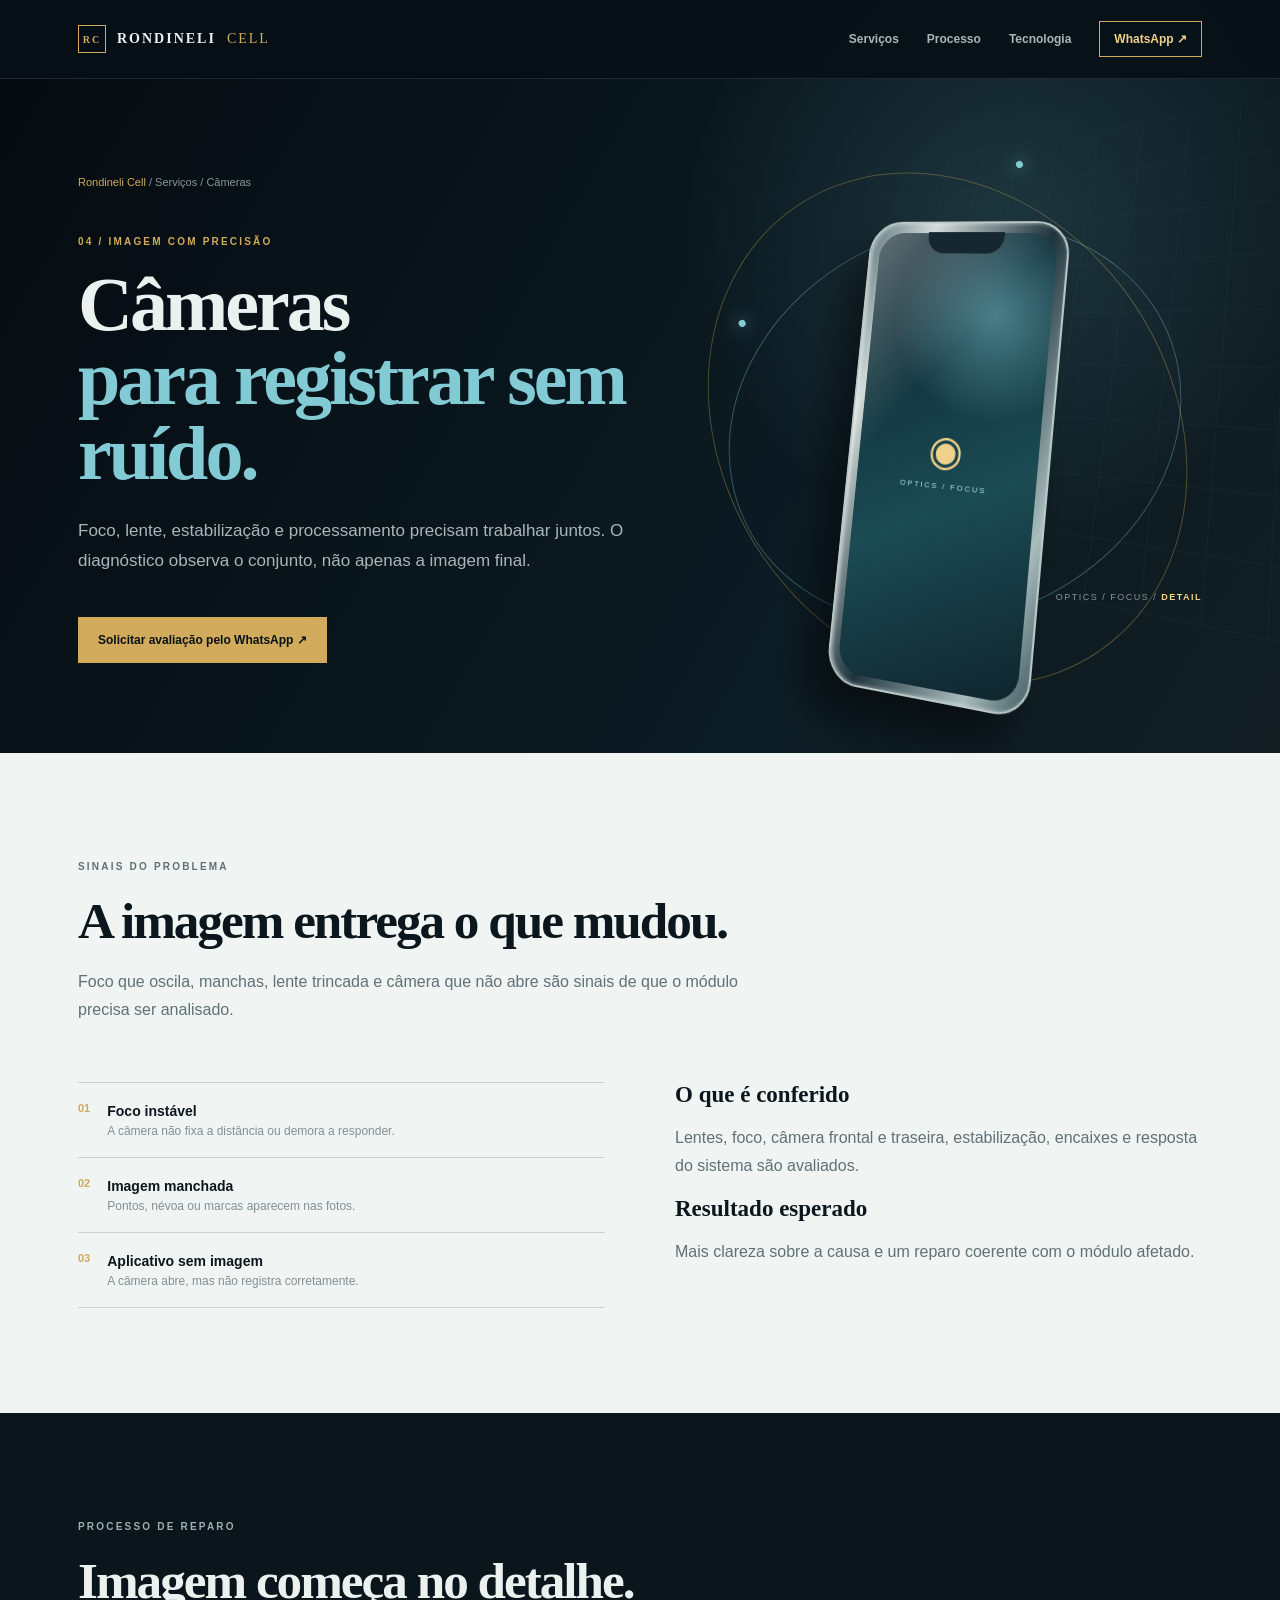
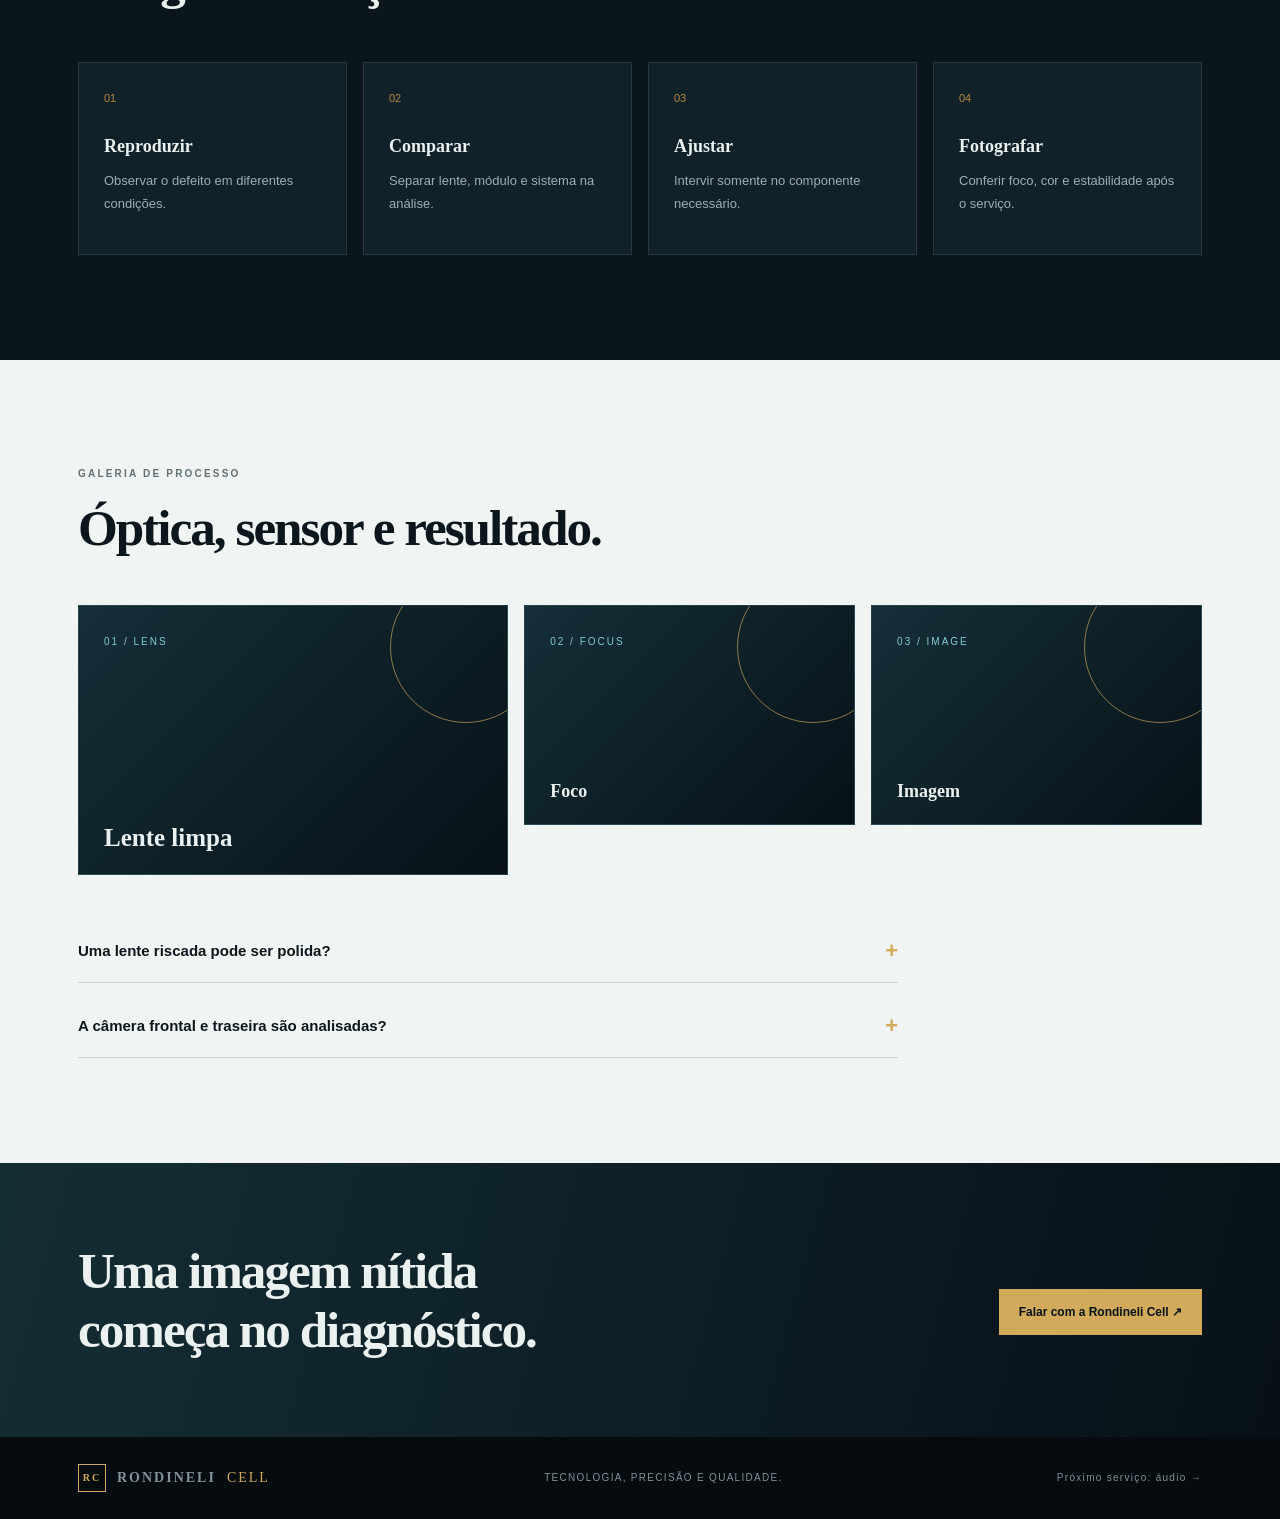
<file: servicos/cameras/index.html>
<!doctype html><html lang="pt-BR"><head><meta charset="utf-8"><meta name="viewport" content="width=device-width,initial-scale=1"><title>Câmeras | Rondineli Cell</title><meta name="description" content="Diagnóstico de câmeras de celulares na Rondineli Cell."><link rel="stylesheet" href="../../css/services.css"></head><body><header class="service-header"><div class="service-shell service-header-inner"><a class="service-brand" href="../../"><span class="service-mark">RC</span>RONDINELI <b>CELL</b></a><button class="service-menu" aria-label="Abrir menu" aria-expanded="false"><i></i><i></i></button><nav class="service-nav"><a href="../../#services">Serviços</a><a href="../../#method">Processo</a><a href="../../#lab">Tecnologia</a><a class="service-nav-cta" href="https://api.whatsapp.com/send?phone=5511947482819&text=Ol%C3%A1%2C%20gostaria%20de%20avaliar%20a%20c%C3%A2mera%20do%20meu%20celular.">WhatsApp ↗</a></nav></div></header><main><section class="service-hero"><div class="service-shell service-hero-grid"><div><p class="service-breadcrumb"><a href="../../">Rondineli Cell</a> / Serviços / Câmeras</p><p class="service-eyebrow">04 / IMAGEM COM PRECISÃO</p><h1>Câmeras<br><em>para registrar sem ruído.</em></h1><p class="service-lead">Foco, lente, estabilização e processamento precisam trabalhar juntos. O diagnóstico observa o conjunto, não apenas a imagem final.</p><a class="service-cta" href="https://api.whatsapp.com/send?phone=5511947482819&text=Ol%C3%A1%2C%20gostaria%20de%20avaliar%20a%20c%C3%A2mera%20do%20meu%20celular.">Solicitar avaliação pelo WhatsApp ↗</a></div><div class="service-visual"><div class="service-orbit"></div><div class="service-orbit service-orbit-two"></div><div class="service-device"><div class="service-device-body"><div class="service-device-screen"><div class="screen-symbol">◉</div><div class="screen-word">OPTICS / FOCUS</div></div></div></div><span class="service-visual-label">OPTICS / FOCUS /<b> DETAIL</b></span></div></div></section><section class="service-section"><div class="service-shell"><div class="service-intro"><p class="service-eyebrow">SINAIS DO PROBLEMA</p><h2>A imagem entrega o que mudou.</h2><p>Foco que oscila, manchas, lente trincada e câmera que não abre são sinais de que o módulo precisa ser analisado.</p></div><div class="service-columns"><ul class="service-list"><li><b>01</b><div><strong>Foco instável</strong><small>A câmera não fixa a distância ou demora a responder.</small></div></li><li><b>02</b><div><strong>Imagem manchada</strong><small>Pontos, névoa ou marcas aparecem nas fotos.</small></div></li><li><b>03</b><div><strong>Aplicativo sem imagem</strong><small>A câmera abre, mas não registra corretamente.</small></div></li></ul><div><h3>O que é conferido</h3><p>Lentes, foco, câmera frontal e traseira, estabilização, encaixes e resposta do sistema são avaliados.</p><h3>Resultado esperado</h3><p>Mais clareza sobre a causa e um reparo coerente com o módulo afetado.</p></div></div></div></section><section class="service-section dark"><div class="service-shell"><p class="service-eyebrow">PROCESSO DE REPARO</p><h2>Imagem começa no detalhe.</h2><div class="service-process"><article class="process-card"><span>01</span><h3>Reproduzir</h3><p>Observar o defeito em diferentes condições.</p></article><article class="process-card"><span>02</span><h3>Comparar</h3><p>Separar lente, módulo e sistema na análise.</p></article><article class="process-card"><span>03</span><h3>Ajustar</h3><p>Intervir somente no componente necessário.</p></article><article class="process-card"><span>04</span><h3>Fotografar</h3><p>Conferir foco, cor e estabilidade após o serviço.</p></article></div></div></section><section class="service-section"><div class="service-shell"><p class="service-eyebrow">GALERIA DE PROCESSO</p><h2>Óptica, sensor e resultado.</h2><div class="service-gallery"><div class="gallery-tile featured"><span class="gallery-code">01 / LENS</span><strong>Lente limpa</strong></div><div class="gallery-tile"><span class="gallery-code">02 / FOCUS</span><strong>Foco</strong></div><div class="gallery-tile"><span class="gallery-code">03 / IMAGE</span><strong>Imagem</strong></div></div><div class="faq-grid"><div class="faq-item"><button aria-expanded="false">Uma lente riscada pode ser polida?<span>+</span></button><div class="faq-answer">Depende do dano e do módulo. A avaliação indica quando a substituição é mais segura.</div></div><div class="faq-item"><button aria-expanded="false">A câmera frontal e traseira são analisadas?<span>+</span></button><div class="faq-answer">Sim. Cada conjunto é observado de acordo com o sintoma apresentado.</div></div></div></div></section><section class="service-cta-band"><div class="service-shell"><h2>Uma imagem nítida<br>começa no diagnóstico.</h2><a class="service-cta" href="https://api.whatsapp.com/send?phone=5511947482819&text=Ol%C3%A1%2C%20gostaria%20de%20avaliar%20a%20c%C3%A2mera%20do%20meu%20celular.">Falar com a Rondineli Cell ↗</a></div></section></main><footer class="service-footer"><div class="service-shell service-footer-inner"><a class="service-brand" href="../../"><span class="service-mark">RC</span>RONDINELI <b>CELL</b></a><small>TECNOLOGIA, PRECISÃO E QUALIDADE.</small><small><a href="../../servicos/alto-falantes/">Próximo serviço: áudio →</a></small></div></footer><script src="../../js/services.js"></script></body></html>
</file>
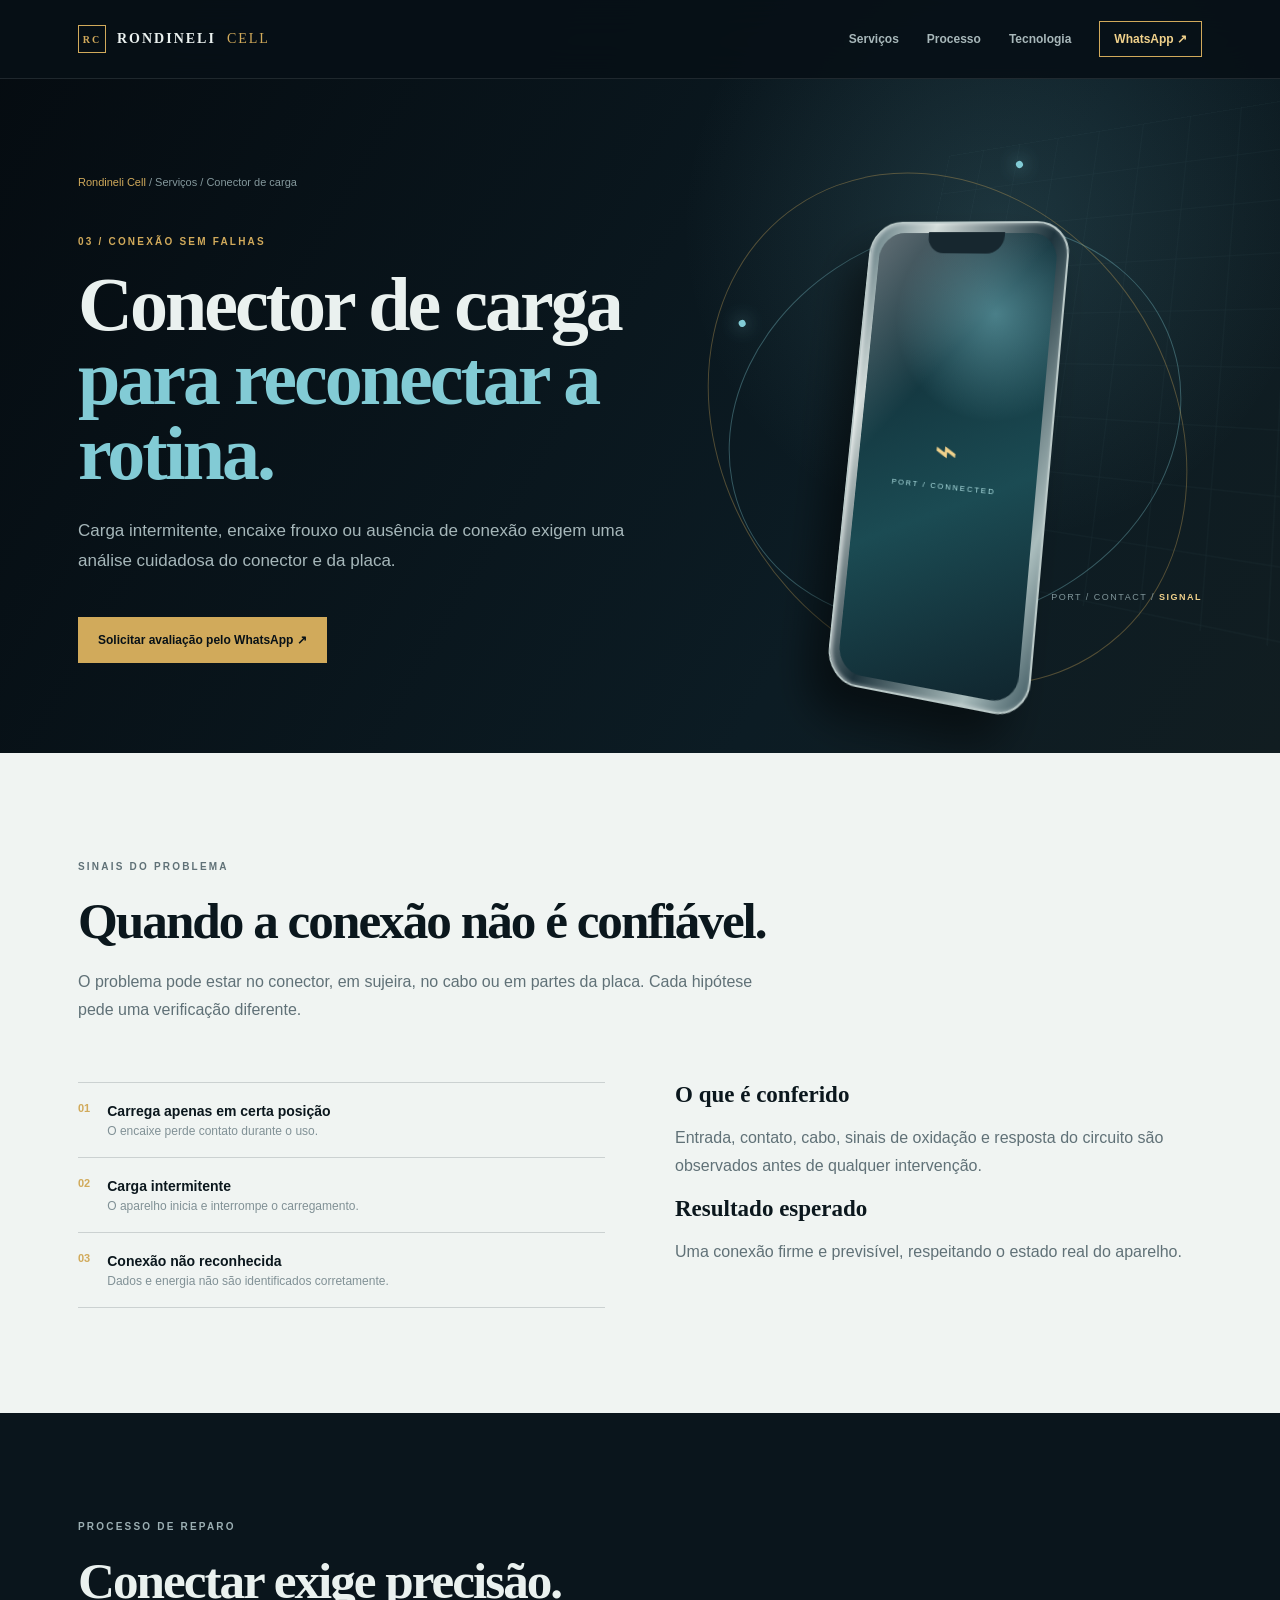
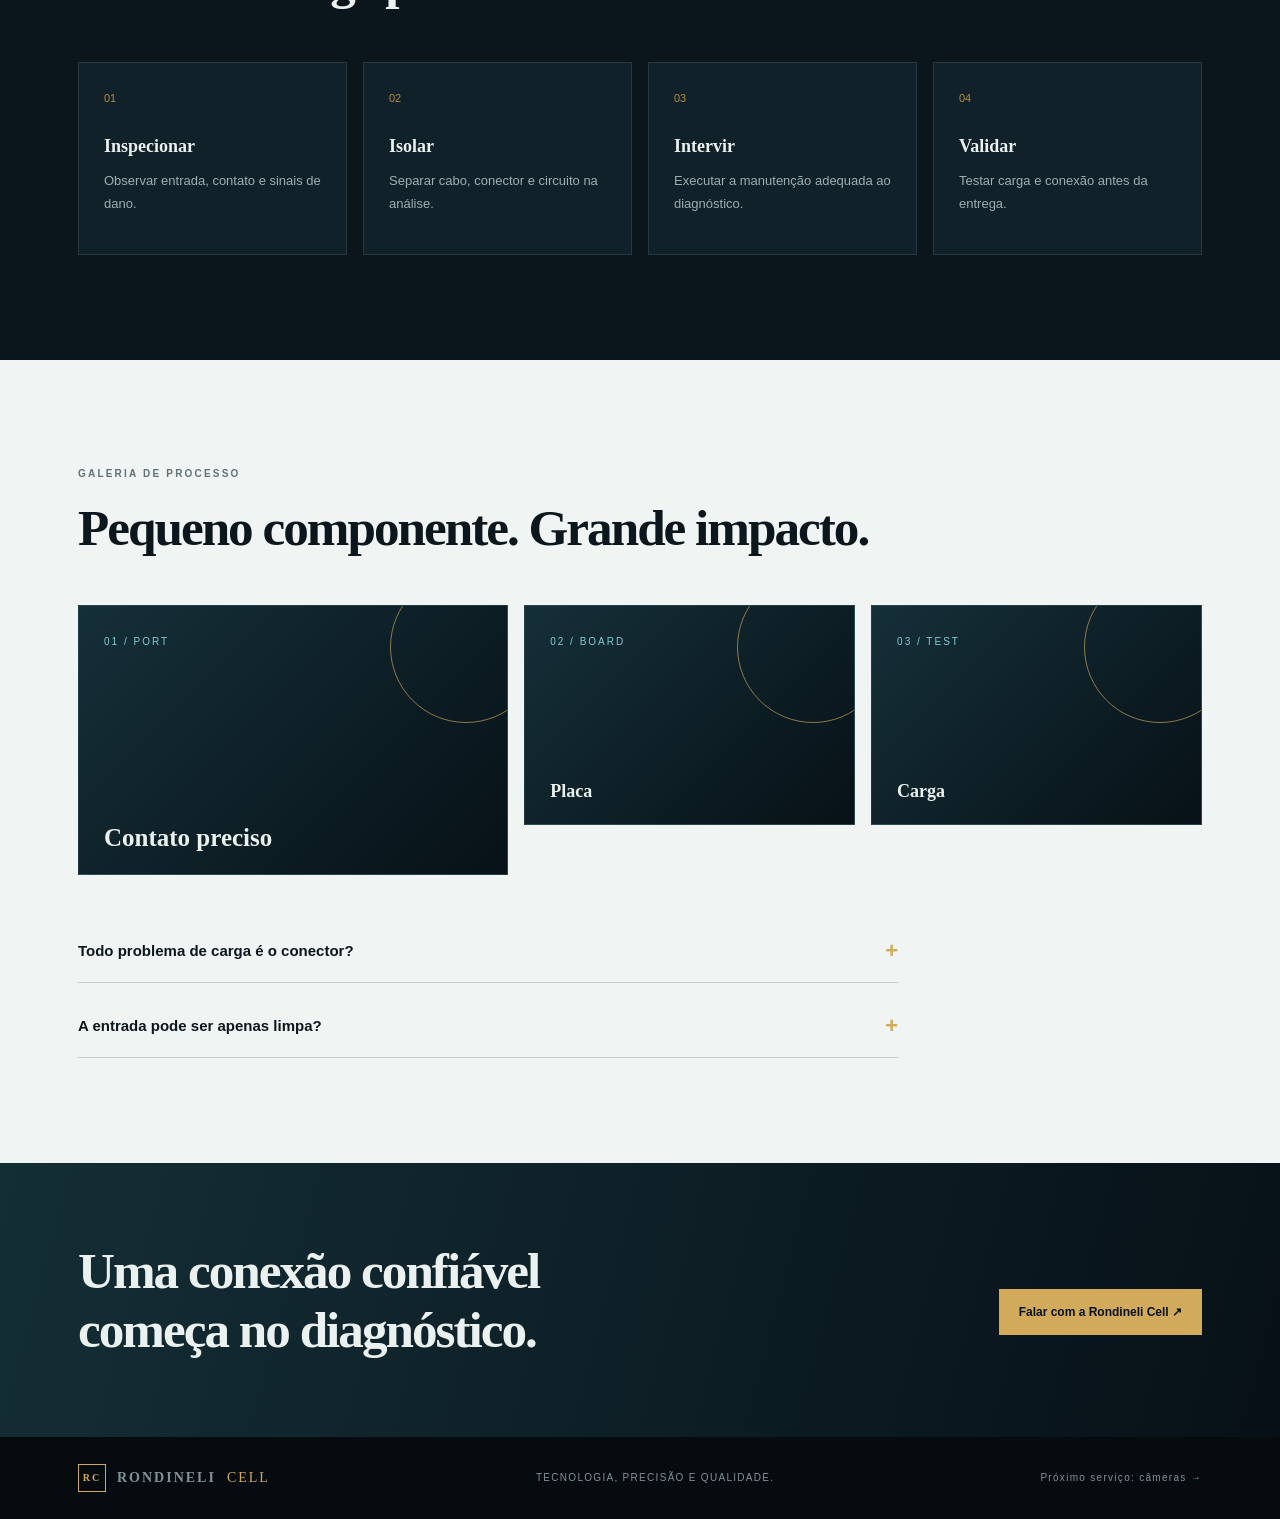
<file: servicos/conector-de-carga/index.html>
<!doctype html><html lang="pt-BR"><head><meta charset="utf-8"><meta name="viewport" content="width=device-width,initial-scale=1"><title>Conector de carga | Rondineli Cell</title><meta name="description" content="Diagnóstico e reparo de conector de carga na Rondineli Cell."><link rel="stylesheet" href="../../css/services.css"></head><body><header class="service-header"><div class="service-shell service-header-inner"><a class="service-brand" href="../../"><span class="service-mark">RC</span>RONDINELI <b>CELL</b></a><button class="service-menu" aria-label="Abrir menu" aria-expanded="false"><i></i><i></i></button><nav class="service-nav"><a href="../../#services">Serviços</a><a href="../../#method">Processo</a><a href="../../#lab">Tecnologia</a><a class="service-nav-cta" href="https://api.whatsapp.com/send?phone=5511947482819&text=Ol%C3%A1%2C%20gostaria%20de%20avaliar%20o%20conector%20de%20carga.">WhatsApp ↗</a></nav></div></header><main><section class="service-hero"><div class="service-shell service-hero-grid"><div><p class="service-breadcrumb"><a href="../../">Rondineli Cell</a> / Serviços / Conector de carga</p><p class="service-eyebrow">03 / CONEXÃO SEM FALHAS</p><h1>Conector de carga<br><em>para reconectar a rotina.</em></h1><p class="service-lead">Carga intermitente, encaixe frouxo ou ausência de conexão exigem uma análise cuidadosa do conector e da placa.</p><a class="service-cta" href="https://api.whatsapp.com/send?phone=5511947482819&text=Ol%C3%A1%2C%20gostaria%20de%20avaliar%20o%20conector%20de%20carga.">Solicitar avaliação pelo WhatsApp ↗</a></div><div class="service-visual"><div class="service-orbit"></div><div class="service-orbit service-orbit-two"></div><div class="service-device"><div class="service-device-body"><div class="service-device-screen"><div class="screen-symbol">⌁</div><div class="screen-word">PORT / CONNECTED</div></div></div></div><span class="service-visual-label">PORT / CONTACT /<b> SIGNAL</b></span></div></div></section><section class="service-section"><div class="service-shell"><div class="service-intro"><p class="service-eyebrow">SINAIS DO PROBLEMA</p><h2>Quando a conexão não é confiável.</h2><p>O problema pode estar no conector, em sujeira, no cabo ou em partes da placa. Cada hipótese pede uma verificação diferente.</p></div><div class="service-columns"><ul class="service-list"><li><b>01</b><div><strong>Carrega apenas em certa posição</strong><small>O encaixe perde contato durante o uso.</small></div></li><li><b>02</b><div><strong>Carga intermitente</strong><small>O aparelho inicia e interrompe o carregamento.</small></div></li><li><b>03</b><div><strong>Conexão não reconhecida</strong><small>Dados e energia não são identificados corretamente.</small></div></li></ul><div><h3>O que é conferido</h3><p>Entrada, contato, cabo, sinais de oxidação e resposta do circuito são observados antes de qualquer intervenção.</p><h3>Resultado esperado</h3><p>Uma conexão firme e previsível, respeitando o estado real do aparelho.</p></div></div></div></section><section class="service-section dark"><div class="service-shell"><p class="service-eyebrow">PROCESSO DE REPARO</p><h2>Conectar exige precisão.</h2><div class="service-process"><article class="process-card"><span>01</span><h3>Inspecionar</h3><p>Observar entrada, contato e sinais de dano.</p></article><article class="process-card"><span>02</span><h3>Isolar</h3><p>Separar cabo, conector e circuito na análise.</p></article><article class="process-card"><span>03</span><h3>Intervir</h3><p>Executar a manutenção adequada ao diagnóstico.</p></article><article class="process-card"><span>04</span><h3>Validar</h3><p>Testar carga e conexão antes da entrega.</p></article></div></div></section><section class="service-section"><div class="service-shell"><p class="service-eyebrow">GALERIA DE PROCESSO</p><h2>Pequeno componente. Grande impacto.</h2><div class="service-gallery"><div class="gallery-tile featured"><span class="gallery-code">01 / PORT</span><strong>Contato preciso</strong></div><div class="gallery-tile"><span class="gallery-code">02 / BOARD</span><strong>Placa</strong></div><div class="gallery-tile"><span class="gallery-code">03 / TEST</span><strong>Carga</strong></div></div><div class="faq-grid"><div class="faq-item"><button aria-expanded="false">Todo problema de carga é o conector?<span>+</span></button><div class="faq-answer">Não. Cabo, fonte, bateria e circuito também podem estar envolvidos. A avaliação diferencia cada cenário.</div></div><div class="faq-item"><button aria-expanded="false">A entrada pode ser apenas limpa?<span>+</span></button><div class="faq-answer">Em alguns casos, sim. A limpeza e a condição do contato são verificadas antes de um reparo maior.</div></div></div></div></section><section class="service-cta-band"><div class="service-shell"><h2>Uma conexão confiável<br>começa no diagnóstico.</h2><a class="service-cta" href="https://api.whatsapp.com/send?phone=5511947482819&text=Ol%C3%A1%2C%20gostaria%20de%20avaliar%20o%20conector%20de%20carga.">Falar com a Rondineli Cell ↗</a></div></section></main><footer class="service-footer"><div class="service-shell service-footer-inner"><a class="service-brand" href="../../"><span class="service-mark">RC</span>RONDINELI <b>CELL</b></a><small>TECNOLOGIA, PRECISÃO E QUALIDADE.</small><small><a href="../../servicos/cameras/">Próximo serviço: câmeras →</a></small></div></footer><script src="../../js/services.js"></script></body></html>
</file>
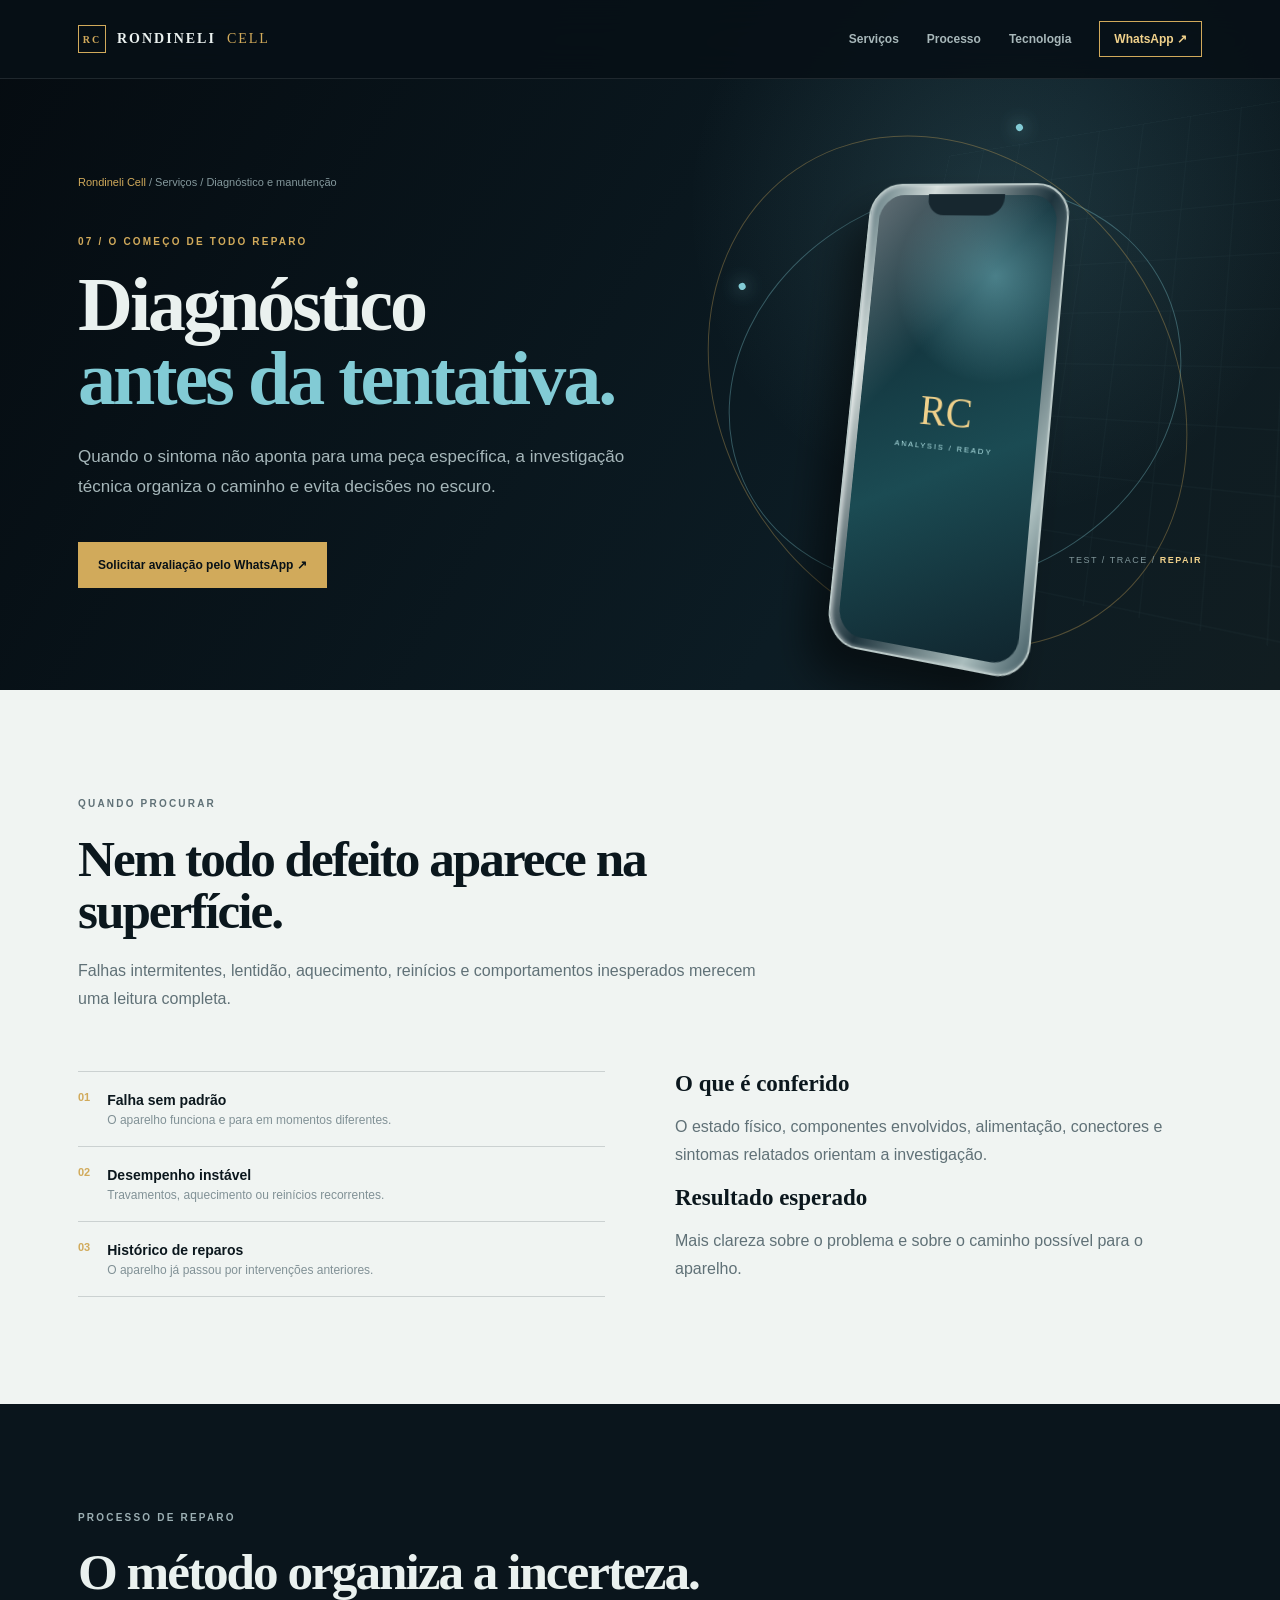
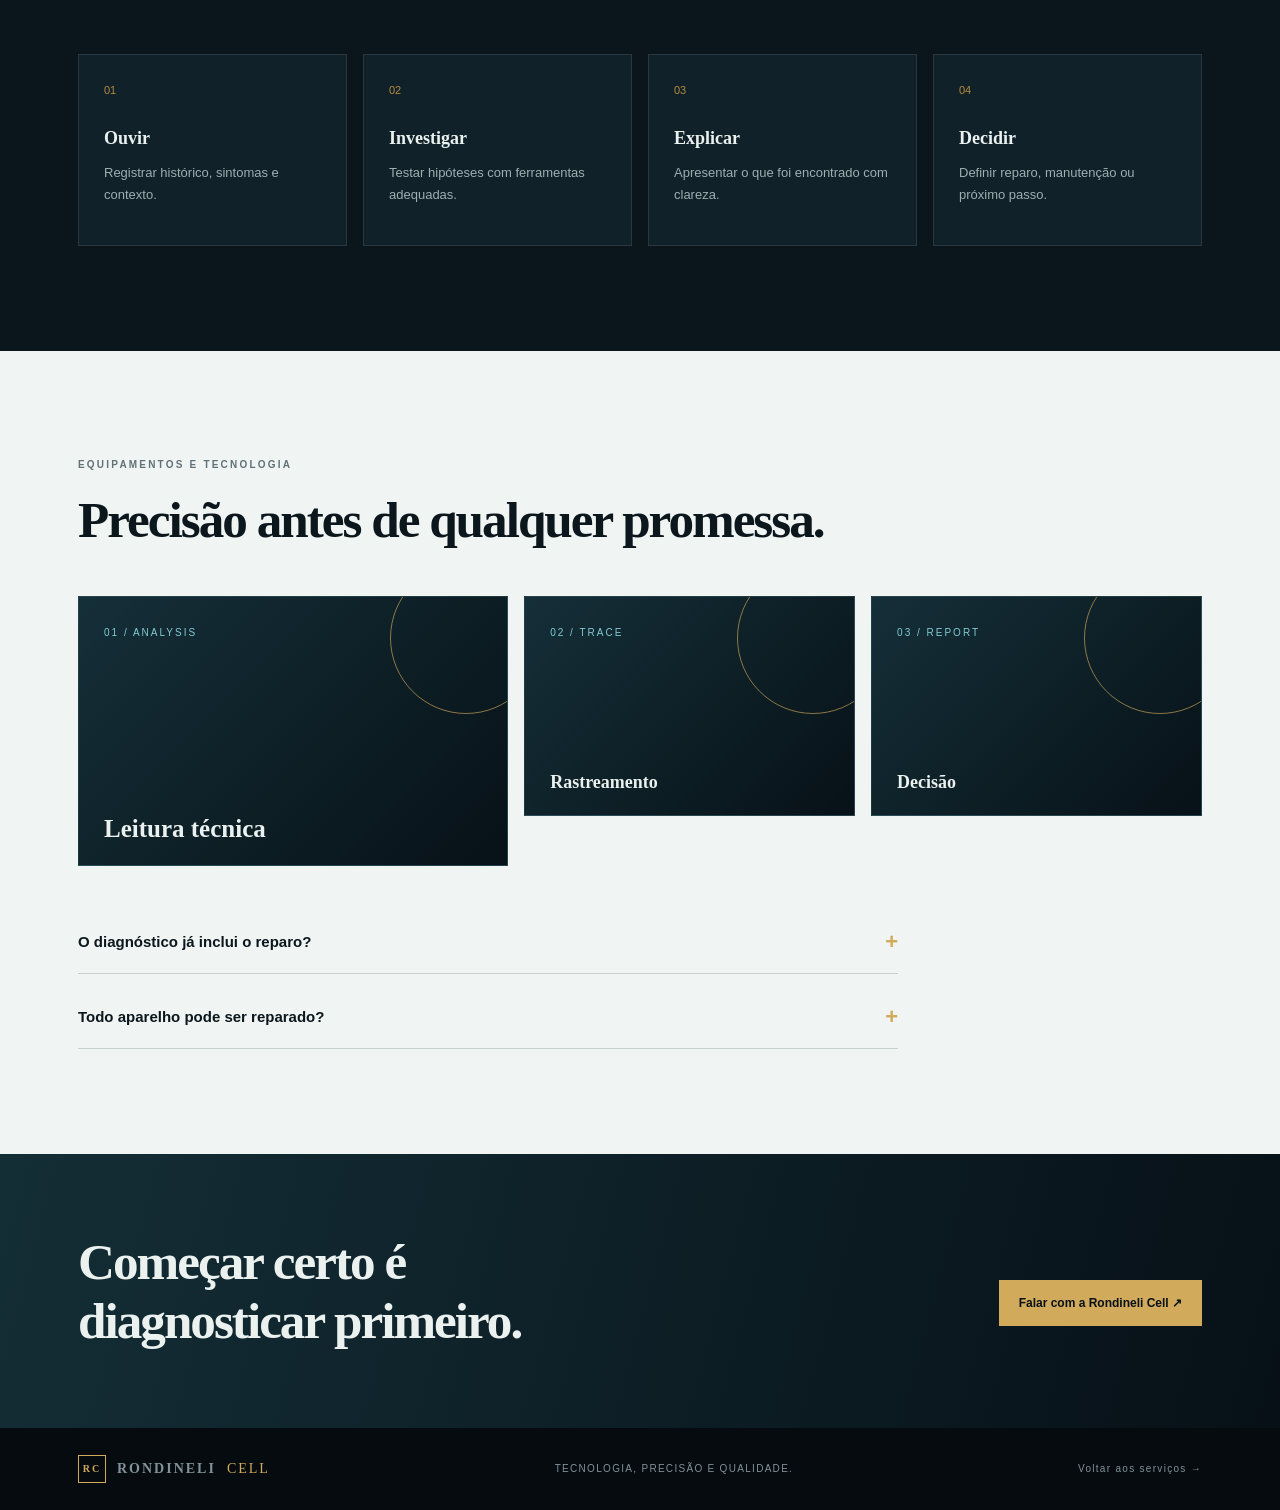
<file: servicos/diagnostico-e-manutencao/index.html>
<!doctype html><html lang="pt-BR"><head><meta charset="utf-8"><meta name="viewport" content="width=device-width,initial-scale=1"><title>Diagnóstico e manutenção | Rondineli Cell</title><meta name="description" content="Diagnóstico e manutenção cuidadosa de celulares na Rondineli Cell."><link rel="stylesheet" href="../../css/services.css"></head><body><header class="service-header"><div class="service-shell service-header-inner"><a class="service-brand" href="../../"><span class="service-mark">RC</span>RONDINELI <b>CELL</b></a><button class="service-menu" aria-label="Abrir menu" aria-expanded="false"><i></i><i></i></button><nav class="service-nav"><a href="../../#services">Serviços</a><a href="../../#method">Processo</a><a href="../../#lab">Tecnologia</a><a class="service-nav-cta" href="https://api.whatsapp.com/send?phone=5511947482819&text=Ol%C3%A1%2C%20gostaria%20de%20solicitar%20um%20diagn%C3%B3stico.">WhatsApp ↗</a></nav></div></header><main><section class="service-hero"><div class="service-shell service-hero-grid"><div><p class="service-breadcrumb"><a href="../../">Rondineli Cell</a> / Serviços / Diagnóstico e manutenção</p><p class="service-eyebrow">07 / O COMEÇO DE TODO REPARO</p><h1>Diagnóstico<br><em>antes da tentativa.</em></h1><p class="service-lead">Quando o sintoma não aponta para uma peça específica, a investigação técnica organiza o caminho e evita decisões no escuro.</p><a class="service-cta" href="https://api.whatsapp.com/send?phone=5511947482819&text=Ol%C3%A1%2C%20gostaria%20de%20solicitar%20um%20diagn%C3%B3stico.">Solicitar avaliação pelo WhatsApp ↗</a></div><div class="service-visual"><div class="service-orbit"></div><div class="service-orbit service-orbit-two"></div><div class="service-device"><div class="service-device-body"><div class="service-device-screen"><div class="screen-symbol">RC</div><div class="screen-word">ANALYSIS / READY</div></div></div></div><span class="service-visual-label">TEST / TRACE /<b> REPAIR</b></span></div></div></section><section class="service-section"><div class="service-shell"><div class="service-intro"><p class="service-eyebrow">QUANDO PROCURAR</p><h2>Nem todo defeito aparece na superfície.</h2><p>Falhas intermitentes, lentidão, aquecimento, reinícios e comportamentos inesperados merecem uma leitura completa.</p></div><div class="service-columns"><ul class="service-list"><li><b>01</b><div><strong>Falha sem padrão</strong><small>O aparelho funciona e para em momentos diferentes.</small></div></li><li><b>02</b><div><strong>Desempenho instável</strong><small>Travamentos, aquecimento ou reinícios recorrentes.</small></div></li><li><b>03</b><div><strong>Histórico de reparos</strong><small>O aparelho já passou por intervenções anteriores.</small></div></li></ul><div><h3>O que é conferido</h3><p>O estado físico, componentes envolvidos, alimentação, conectores e sintomas relatados orientam a investigação.</p><h3>Resultado esperado</h3><p>Mais clareza sobre o problema e sobre o caminho possível para o aparelho.</p></div></div></div></section><section class="service-section dark"><div class="service-shell"><p class="service-eyebrow">PROCESSO DE REPARO</p><h2>O método organiza a incerteza.</h2><div class="service-process"><article class="process-card"><span>01</span><h3>Ouvir</h3><p>Registrar histórico, sintomas e contexto.</p></article><article class="process-card"><span>02</span><h3>Investigar</h3><p>Testar hipóteses com ferramentas adequadas.</p></article><article class="process-card"><span>03</span><h3>Explicar</h3><p>Apresentar o que foi encontrado com clareza.</p></article><article class="process-card"><span>04</span><h3>Decidir</h3><p>Definir reparo, manutenção ou próximo passo.</p></article></div></div></section><section class="service-section"><div class="service-shell"><p class="service-eyebrow">EQUIPAMENTOS E TECNOLOGIA</p><h2>Precisão antes de qualquer promessa.</h2><div class="service-gallery"><div class="gallery-tile featured"><span class="gallery-code">01 / ANALYSIS</span><strong>Leitura técnica</strong></div><div class="gallery-tile"><span class="gallery-code">02 / TRACE</span><strong>Rastreamento</strong></div><div class="gallery-tile"><span class="gallery-code">03 / REPORT</span><strong>Decisão</strong></div></div><div class="faq-grid"><div class="faq-item"><button aria-expanded="false">O diagnóstico já inclui o reparo?<span>+</span></button><div class="faq-answer">O diagnóstico organiza a causa e o próximo passo. O reparo é definido depois que o cenário é entendido.</div></div><div class="faq-item"><button aria-expanded="false">Todo aparelho pode ser reparado?<span>+</span></button><div class="faq-answer">A possibilidade depende do dano, do estado dos componentes e da viabilidade técnica encontrada.</div></div></div></div></section><section class="service-cta-band"><div class="service-shell"><h2>Começar certo é<br>diagnosticar primeiro.</h2><a class="service-cta" href="https://api.whatsapp.com/send?phone=5511947482819&text=Ol%C3%A1%2C%20gostaria%20de%20solicitar%20um%20diagn%C3%B3stico.">Falar com a Rondineli Cell ↗</a></div></section></main><footer class="service-footer"><div class="service-shell service-footer-inner"><a class="service-brand" href="../../"><span class="service-mark">RC</span>RONDINELI <b>CELL</b></a><small>TECNOLOGIA, PRECISÃO E QUALIDADE.</small><small><a href="../../servicos/troca-de-tela/">Voltar aos serviços →</a></small></div></footer><script src="../../js/services.js"></script></body></html>
</file>
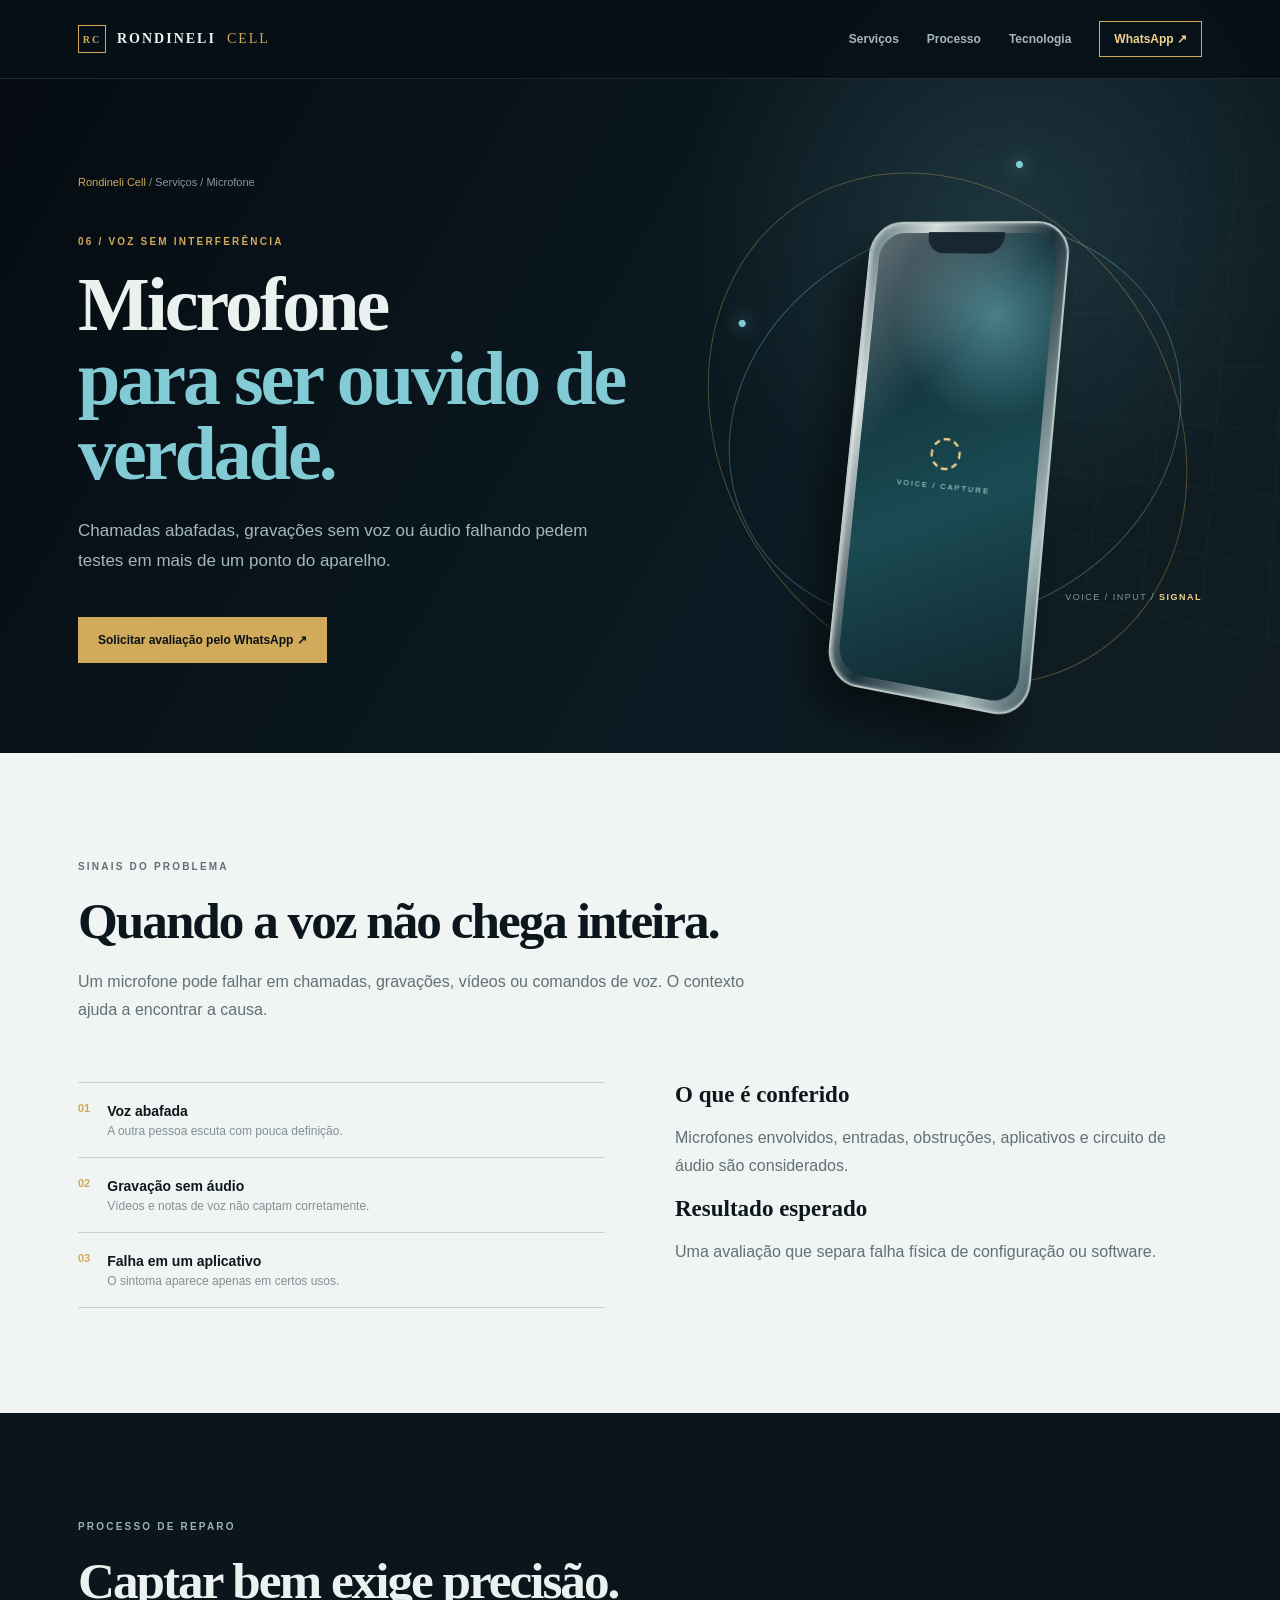
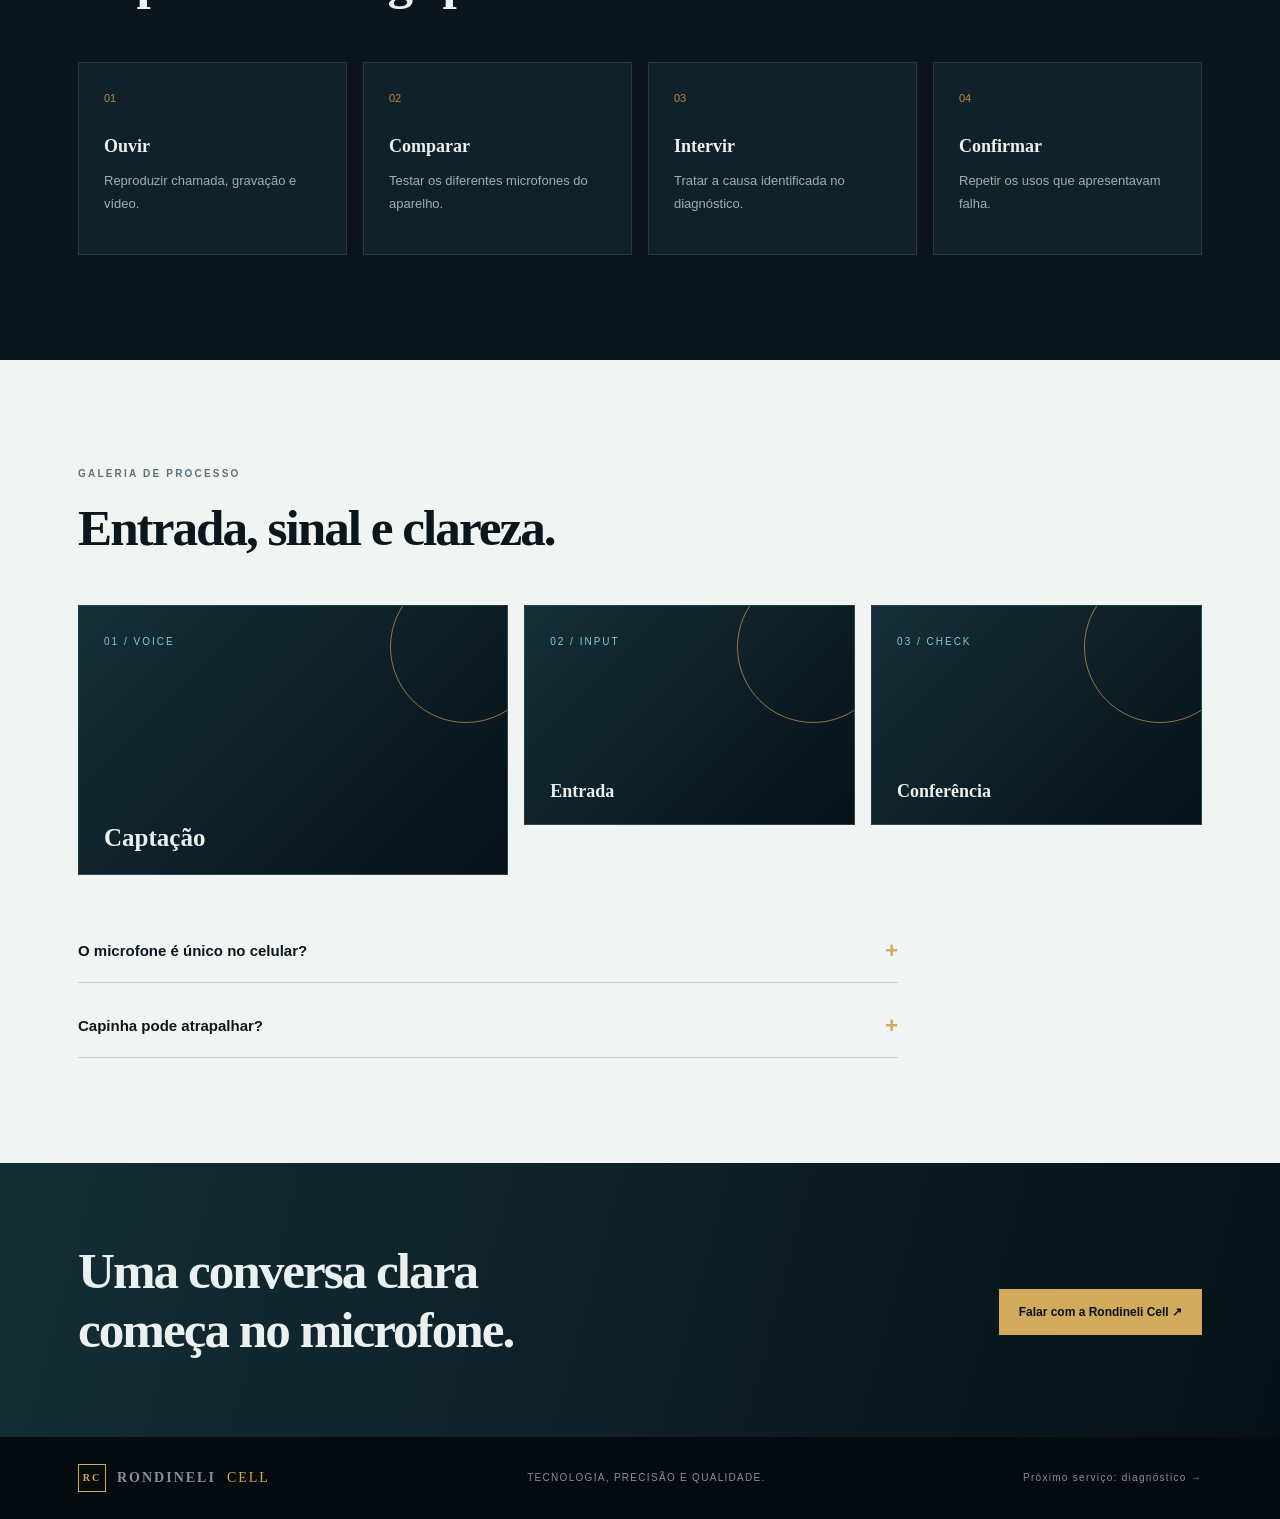
<file: servicos/microfone/index.html>
<!doctype html><html lang="pt-BR"><head><meta charset="utf-8"><meta name="viewport" content="width=device-width,initial-scale=1"><title>Microfone | Rondineli Cell</title><meta name="description" content="Diagnóstico e reparo de microfone de celulares na Rondineli Cell."><link rel="stylesheet" href="../../css/services.css"></head><body><header class="service-header"><div class="service-shell service-header-inner"><a class="service-brand" href="../../"><span class="service-mark">RC</span>RONDINELI <b>CELL</b></a><button class="service-menu" aria-label="Abrir menu" aria-expanded="false"><i></i><i></i></button><nav class="service-nav"><a href="../../#services">Serviços</a><a href="../../#method">Processo</a><a href="../../#lab">Tecnologia</a><a class="service-nav-cta" href="https://api.whatsapp.com/send?phone=5511947482819&text=Ol%C3%A1%2C%20gostaria%20de%20avaliar%20o%20microfone.">WhatsApp ↗</a></nav></div></header><main><section class="service-hero"><div class="service-shell service-hero-grid"><div><p class="service-breadcrumb"><a href="../../">Rondineli Cell</a> / Serviços / Microfone</p><p class="service-eyebrow">06 / VOZ SEM INTERFERÊNCIA</p><h1>Microfone<br><em>para ser ouvido de verdade.</em></h1><p class="service-lead">Chamadas abafadas, gravações sem voz ou áudio falhando pedem testes em mais de um ponto do aparelho.</p><a class="service-cta" href="https://api.whatsapp.com/send?phone=5511947482819&text=Ol%C3%A1%2C%20gostaria%20de%20avaliar%20o%20microfone.">Solicitar avaliação pelo WhatsApp ↗</a></div><div class="service-visual"><div class="service-orbit"></div><div class="service-orbit service-orbit-two"></div><div class="service-device"><div class="service-device-body"><div class="service-device-screen"><div class="screen-symbol">◌</div><div class="screen-word">VOICE / CAPTURE</div></div></div></div><span class="service-visual-label">VOICE / INPUT /<b> SIGNAL</b></span></div></div></section><section class="service-section"><div class="service-shell"><div class="service-intro"><p class="service-eyebrow">SINAIS DO PROBLEMA</p><h2>Quando a voz não chega inteira.</h2><p>Um microfone pode falhar em chamadas, gravações, vídeos ou comandos de voz. O contexto ajuda a encontrar a causa.</p></div><div class="service-columns"><ul class="service-list"><li><b>01</b><div><strong>Voz abafada</strong><small>A outra pessoa escuta com pouca definição.</small></div></li><li><b>02</b><div><strong>Gravação sem áudio</strong><small>Vídeos e notas de voz não captam corretamente.</small></div></li><li><b>03</b><div><strong>Falha em um aplicativo</strong><small>O sintoma aparece apenas em certos usos.</small></div></li></ul><div><h3>O que é conferido</h3><p>Microfones envolvidos, entradas, obstruções, aplicativos e circuito de áudio são considerados.</p><h3>Resultado esperado</h3><p>Uma avaliação que separa falha física de configuração ou software.</p></div></div></div></section><section class="service-section dark"><div class="service-shell"><p class="service-eyebrow">PROCESSO DE REPARO</p><h2>Captar bem exige precisão.</h2><div class="service-process"><article class="process-card"><span>01</span><h3>Ouvir</h3><p>Reproduzir chamada, gravação e vídeo.</p></article><article class="process-card"><span>02</span><h3>Comparar</h3><p>Testar os diferentes microfones do aparelho.</p></article><article class="process-card"><span>03</span><h3>Intervir</h3><p>Tratar a causa identificada no diagnóstico.</p></article><article class="process-card"><span>04</span><h3>Confirmar</h3><p>Repetir os usos que apresentavam falha.</p></article></div></div></section><section class="service-section"><div class="service-shell"><p class="service-eyebrow">GALERIA DE PROCESSO</p><h2>Entrada, sinal e clareza.</h2><div class="service-gallery"><div class="gallery-tile featured"><span class="gallery-code">01 / VOICE</span><strong>Captação</strong></div><div class="gallery-tile"><span class="gallery-code">02 / INPUT</span><strong>Entrada</strong></div><div class="gallery-tile"><span class="gallery-code">03 / CHECK</span><strong>Conferência</strong></div></div><div class="faq-grid"><div class="faq-item"><button aria-expanded="false">O microfone é único no celular?<span>+</span></button><div class="faq-answer">Muitos aparelhos usam mais de um microfone para funções diferentes. O teste considera o sintoma apresentado.</div></div><div class="faq-item"><button aria-expanded="false">Capinha pode atrapalhar?<span>+</span></button><div class="faq-answer">Obstruções podem afetar a captação. Elas são observadas durante a análise.</div></div></div></div></section><section class="service-cta-band"><div class="service-shell"><h2>Uma conversa clara<br>começa no microfone.</h2><a class="service-cta" href="https://api.whatsapp.com/send?phone=5511947482819&text=Ol%C3%A1%2C%20gostaria%20de%20avaliar%20o%20microfone.">Falar com a Rondineli Cell ↗</a></div></section></main><footer class="service-footer"><div class="service-shell service-footer-inner"><a class="service-brand" href="../../"><span class="service-mark">RC</span>RONDINELI <b>CELL</b></a><small>TECNOLOGIA, PRECISÃO E QUALIDADE.</small><small><a href="../../servicos/diagnostico-e-manutencao/">Próximo serviço: diagnóstico →</a></small></div></footer><script src="../../js/services.js"></script></body></html>
</file>
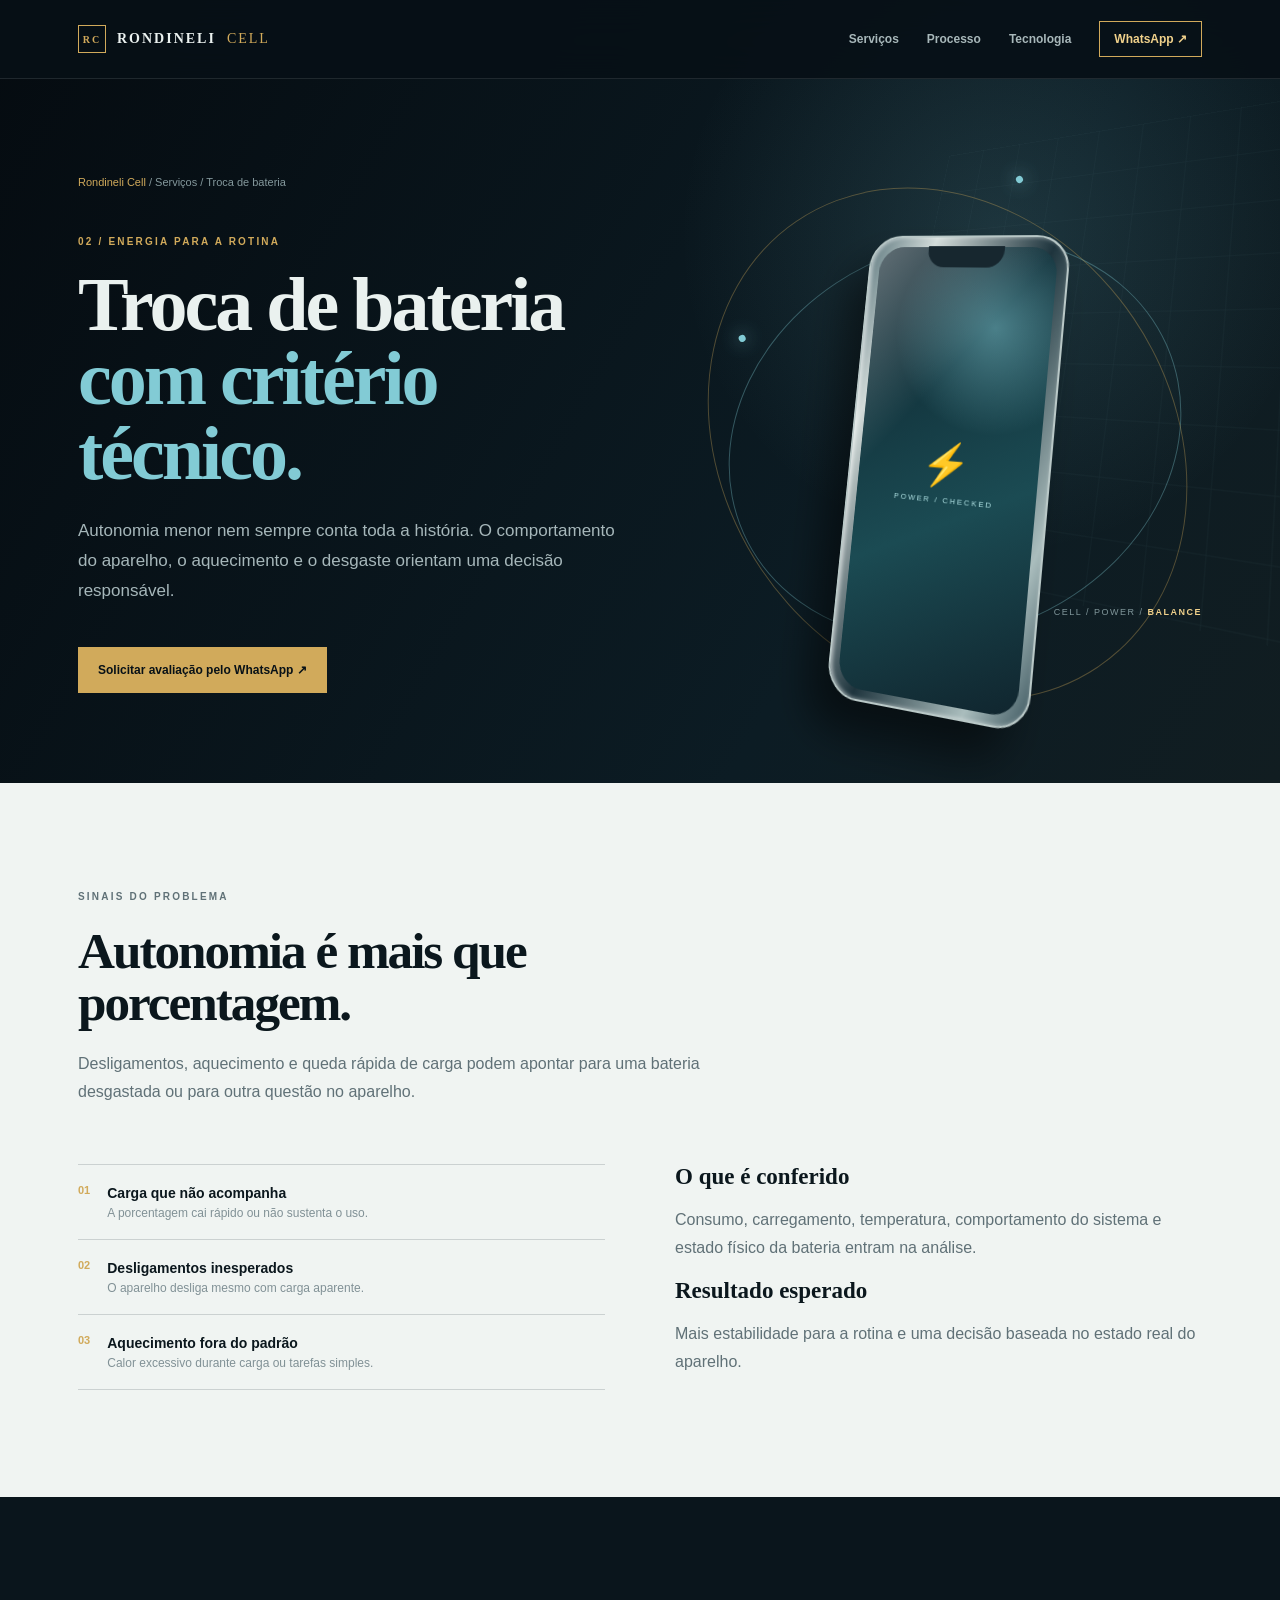
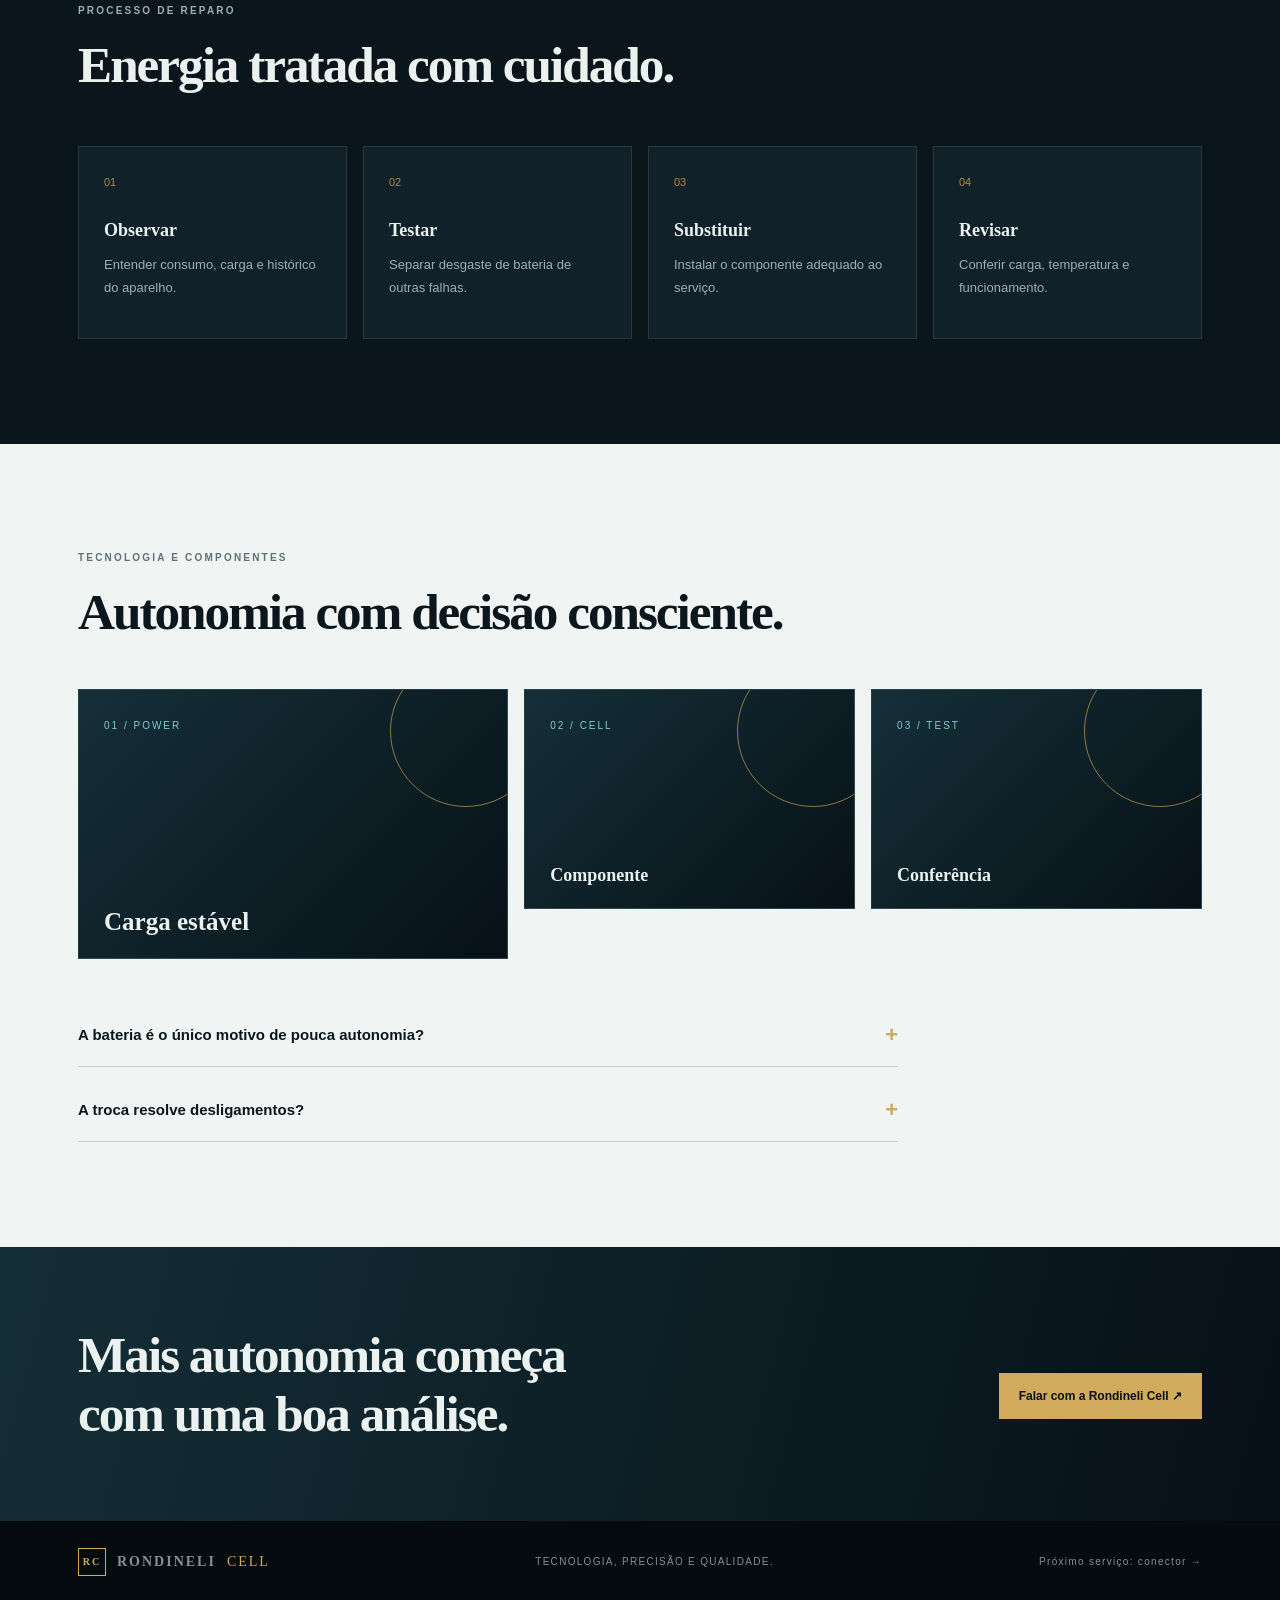
<file: servicos/troca-de-bateria/index.html>
<!doctype html><html lang="pt-BR"><head><meta charset="utf-8"><meta name="viewport" content="width=device-width,initial-scale=1"><title>Troca de bateria | Rondineli Cell</title><meta name="description" content="Troca de bateria com análise de desgaste e revisão na Rondineli Cell."><link rel="stylesheet" href="../../css/services.css"></head><body><header class="service-header"><div class="service-shell service-header-inner"><a class="service-brand" href="../../"><span class="service-mark">RC</span>RONDINELI <b>CELL</b></a><button class="service-menu" aria-label="Abrir menu" aria-expanded="false"><i></i><i></i></button><nav class="service-nav"><a href="../../#services">Serviços</a><a href="../../#method">Processo</a><a href="../../#lab">Tecnologia</a><a class="service-nav-cta" href="https://api.whatsapp.com/send?phone=5511947482819&text=Ol%C3%A1%2C%20gostaria%20de%20avaliar%20a%20bateria%20do%20meu%20celular.">WhatsApp ↗</a></nav></div></header><main><section class="service-hero"><div class="service-shell service-hero-grid"><div><p class="service-breadcrumb"><a href="../../">Rondineli Cell</a> / Serviços / Troca de bateria</p><p class="service-eyebrow">02 / ENERGIA PARA A ROTINA</p><h1>Troca de bateria<br><em>com critério técnico.</em></h1><p class="service-lead">Autonomia menor nem sempre conta toda a história. O comportamento do aparelho, o aquecimento e o desgaste orientam uma decisão responsável.</p><a class="service-cta" href="https://api.whatsapp.com/send?phone=5511947482819&text=Ol%C3%A1%2C%20gostaria%20de%20avaliar%20a%20bateria%20do%20meu%20celular.">Solicitar avaliação pelo WhatsApp ↗</a></div><div class="service-visual"><div class="service-orbit"></div><div class="service-orbit service-orbit-two"></div><div class="service-device"><div class="service-device-body"><div class="service-device-screen"><div class="screen-symbol">⚡</div><div class="screen-word">POWER / CHECKED</div></div></div></div><span class="service-visual-label">CELL / POWER /<b> BALANCE</b></span></div></div></section><section class="service-section"><div class="service-shell"><div class="service-intro"><p class="service-eyebrow">SINAIS DO PROBLEMA</p><h2>Autonomia é mais que porcentagem.</h2><p>Desligamentos, aquecimento e queda rápida de carga podem apontar para uma bateria desgastada ou para outra questão no aparelho.</p></div><div class="service-columns"><ul class="service-list"><li><b>01</b><div><strong>Carga que não acompanha</strong><small>A porcentagem cai rápido ou não sustenta o uso.</small></div></li><li><b>02</b><div><strong>Desligamentos inesperados</strong><small>O aparelho desliga mesmo com carga aparente.</small></div></li><li><b>03</b><div><strong>Aquecimento fora do padrão</strong><small>Calor excessivo durante carga ou tarefas simples.</small></div></li></ul><div><h3>O que é conferido</h3><p>Consumo, carregamento, temperatura, comportamento do sistema e estado físico da bateria entram na análise.</p><h3>Resultado esperado</h3><p>Mais estabilidade para a rotina e uma decisão baseada no estado real do aparelho.</p></div></div></div></section><section class="service-section dark"><div class="service-shell"><p class="service-eyebrow">PROCESSO DE REPARO</p><h2>Energia tratada com cuidado.</h2><div class="service-process"><article class="process-card"><span>01</span><h3>Observar</h3><p>Entender consumo, carga e histórico do aparelho.</p></article><article class="process-card"><span>02</span><h3>Testar</h3><p>Separar desgaste de bateria de outras falhas.</p></article><article class="process-card"><span>03</span><h3>Substituir</h3><p>Instalar o componente adequado ao serviço.</p></article><article class="process-card"><span>04</span><h3>Revisar</h3><p>Conferir carga, temperatura e funcionamento.</p></article></div></div></section><section class="service-section"><div class="service-shell"><p class="service-eyebrow">TECNOLOGIA E COMPONENTES</p><h2>Autonomia com decisão consciente.</h2><div class="service-gallery"><div class="gallery-tile featured"><span class="gallery-code">01 / POWER</span><strong>Carga estável</strong></div><div class="gallery-tile"><span class="gallery-code">02 / CELL</span><strong>Componente</strong></div><div class="gallery-tile"><span class="gallery-code">03 / TEST</span><strong>Conferência</strong></div></div><div class="faq-grid"><div class="faq-item"><button aria-expanded="false">A bateria é o único motivo de pouca autonomia?<span>+</span></button><div class="faq-answer">Não. Consumo do sistema, carregador, conector e outros componentes também podem influenciar.</div></div><div class="faq-item"><button aria-expanded="false">A troca resolve desligamentos?<span>+</span></button><div class="faq-answer">Quando a bateria é a causa, sim. O diagnóstico é importante para não prometer uma solução sem entender o aparelho.</div></div></div></div></section><section class="service-cta-band"><div class="service-shell"><h2>Mais autonomia começa<br>com uma boa análise.</h2><a class="service-cta" href="https://api.whatsapp.com/send?phone=5511947482819&text=Ol%C3%A1%2C%20gostaria%20de%20avaliar%20a%20bateria%20do%20meu%20celular.">Falar com a Rondineli Cell ↗</a></div></section></main><footer class="service-footer"><div class="service-shell service-footer-inner"><a class="service-brand" href="../../"><span class="service-mark">RC</span>RONDINELI <b>CELL</b></a><small>TECNOLOGIA, PRECISÃO E QUALIDADE.</small><small><a href="../../servicos/conector-de-carga/">Próximo serviço: conector →</a></small></div></footer><script src="../../js/services.js"></script></body></html>
</file>
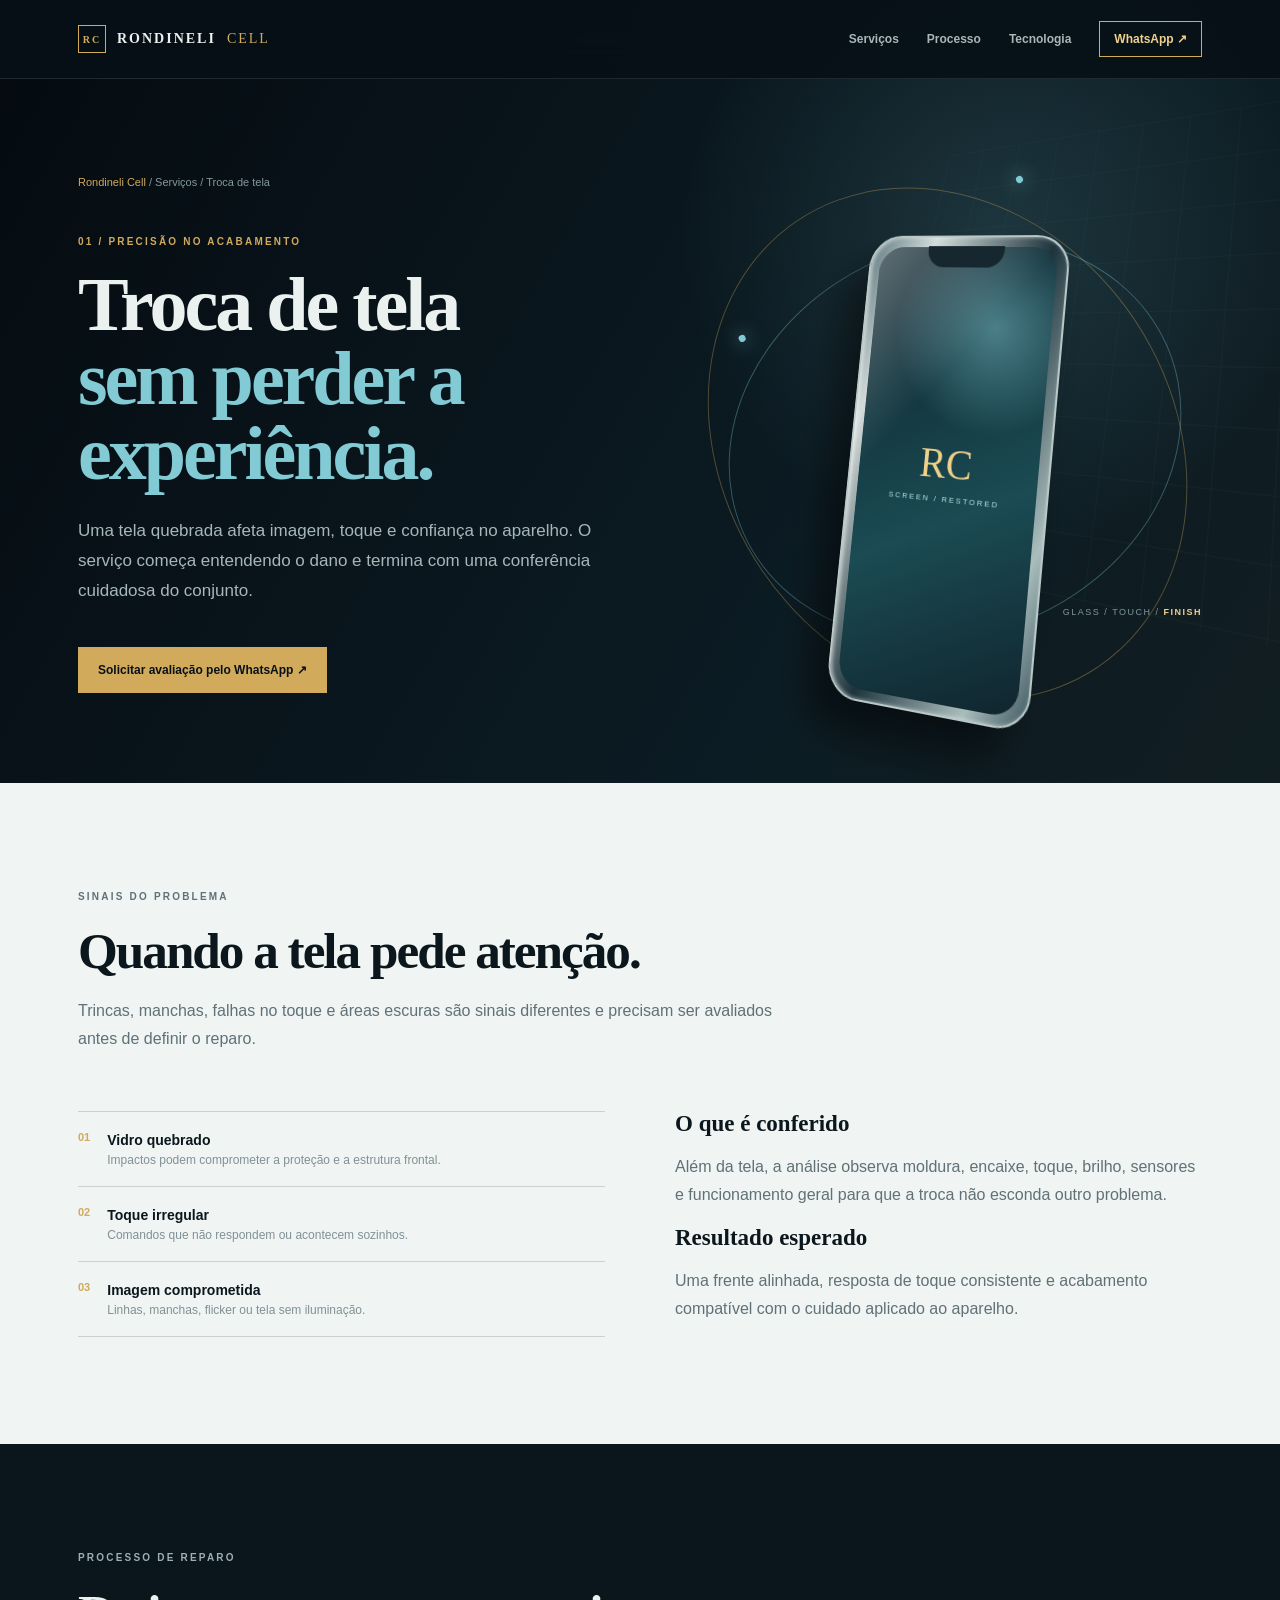
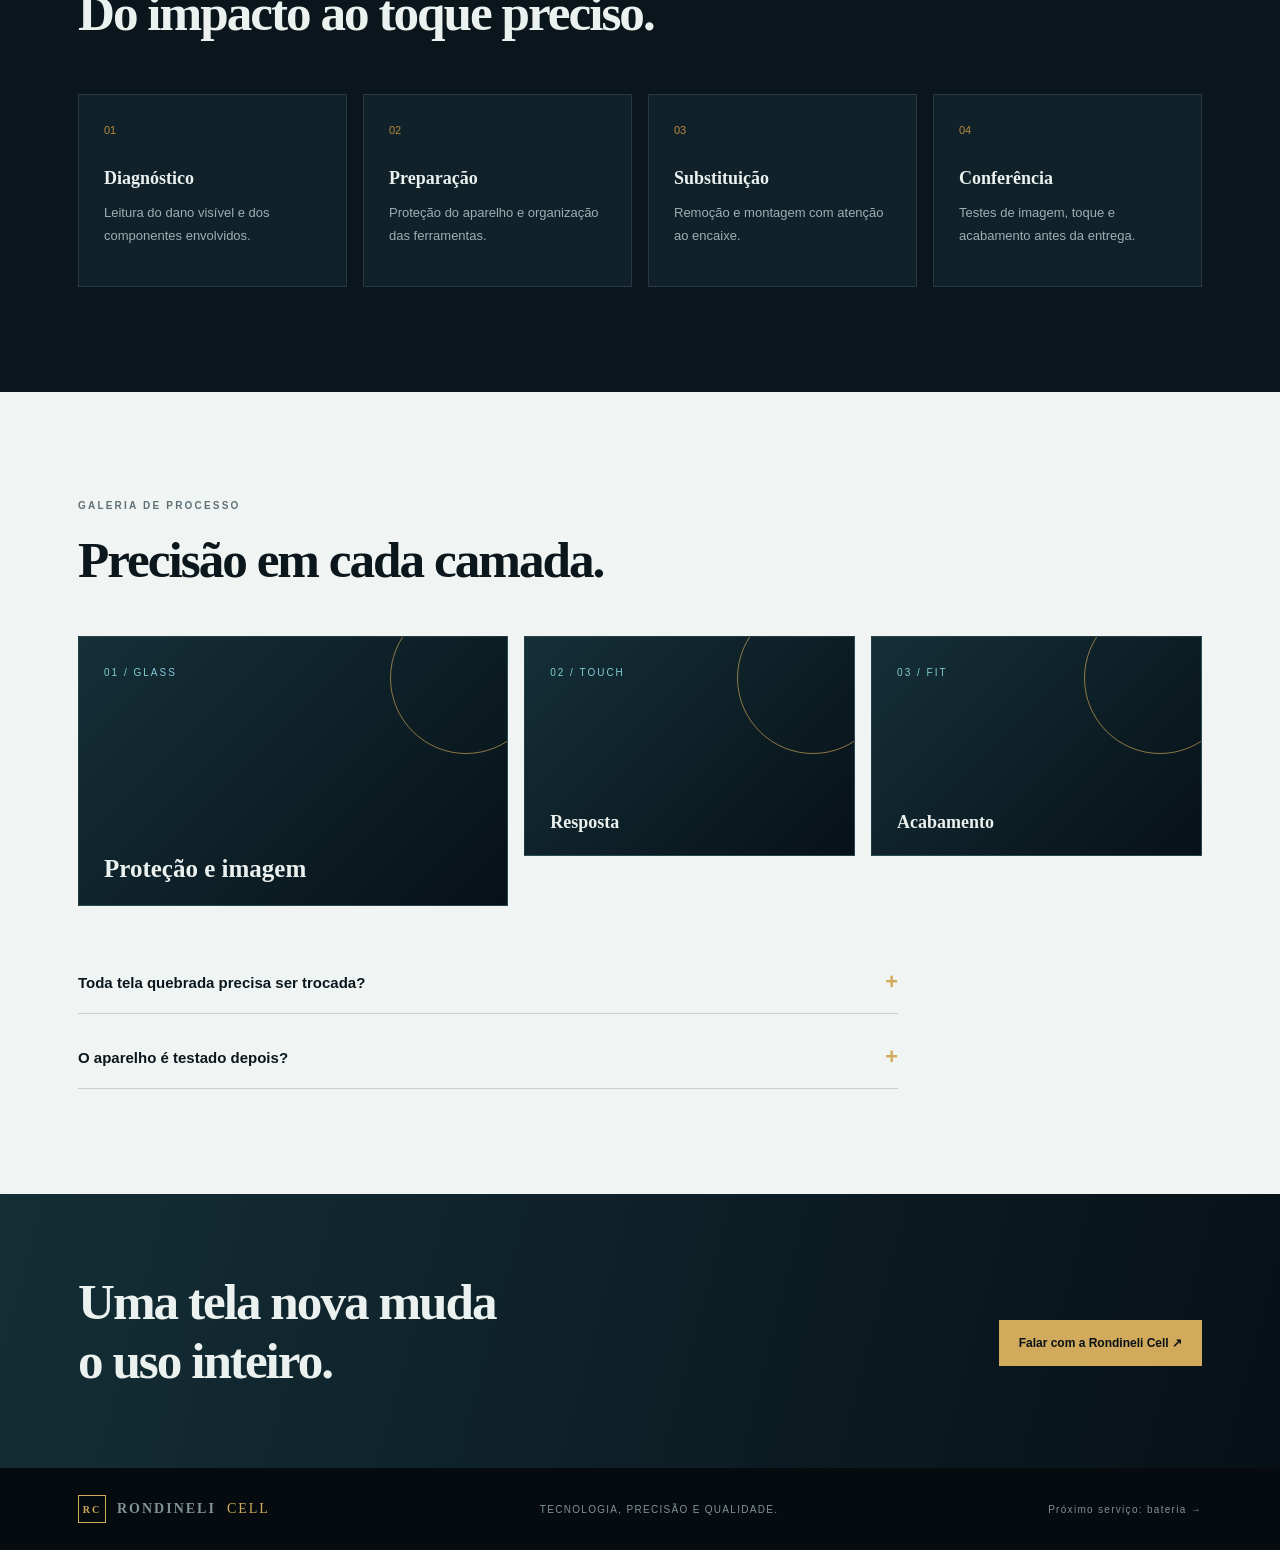
<file: servicos/troca-de-tela/index.html>
<!doctype html><html lang="pt-BR"><head><meta charset="utf-8"><meta name="viewport" content="width=device-width,initial-scale=1"><title>Troca de tela | Rondineli Cell</title><meta name="description" content="Troca de tela com diagnóstico, precisão e revisão na Rondineli Cell."><link rel="stylesheet" href="../../css/services.css"></head><body><header class="service-header"><div class="service-shell service-header-inner"><a class="service-brand" href="../../"><span class="service-mark">RC</span>RONDINELI <b>CELL</b></a><button class="service-menu" aria-label="Abrir menu" aria-expanded="false"><i></i><i></i></button><nav class="service-nav"><a href="../../#services">Serviços</a><a href="../../#method">Processo</a><a href="../../#lab">Tecnologia</a><a class="service-nav-cta" href="https://api.whatsapp.com/send?phone=5511947482819&text=Ol%C3%A1%2C%20gostaria%20de%20avaliar%20uma%20troca%20de%20tela.">WhatsApp ↗</a></nav></div></header><main><section class="service-hero"><div class="service-shell service-hero-grid"><div><p class="service-breadcrumb"><a href="../../">Rondineli Cell</a> / Serviços / Troca de tela</p><p class="service-eyebrow">01 / PRECISÃO NO ACABAMENTO</p><h1>Troca de tela<br><em>sem perder a experiência.</em></h1><p class="service-lead">Uma tela quebrada afeta imagem, toque e confiança no aparelho. O serviço começa entendendo o dano e termina com uma conferência cuidadosa do conjunto.</p><a class="service-cta" href="https://api.whatsapp.com/send?phone=5511947482819&text=Ol%C3%A1%2C%20gostaria%20de%20avaliar%20uma%20troca%20de%20tela.">Solicitar avaliação pelo WhatsApp ↗</a></div><div class="service-visual"><div class="service-orbit"></div><div class="service-orbit service-orbit-two"></div><div class="service-device"><div class="service-device-body"><div class="service-device-screen"><div class="screen-symbol">RC</div><div class="screen-word">SCREEN / RESTORED</div></div></div></div><span class="service-visual-label">GLASS / TOUCH /<b> FINISH</b></span></div></div></section><section class="service-section"><div class="service-shell"><div class="service-intro"><p class="service-eyebrow">SINAIS DO PROBLEMA</p><h2>Quando a tela pede atenção.</h2><p>Trincas, manchas, falhas no toque e áreas escuras são sinais diferentes e precisam ser avaliados antes de definir o reparo.</p></div><div class="service-columns"><ul class="service-list"><li><b>01</b><div><strong>Vidro quebrado</strong><small>Impactos podem comprometer a proteção e a estrutura frontal.</small></div></li><li><b>02</b><div><strong>Toque irregular</strong><small>Comandos que não respondem ou acontecem sozinhos.</small></div></li><li><b>03</b><div><strong>Imagem comprometida</strong><small>Linhas, manchas, flicker ou tela sem iluminação.</small></div></li></ul><div><h3>O que é conferido</h3><p>Além da tela, a análise observa moldura, encaixe, toque, brilho, sensores e funcionamento geral para que a troca não esconda outro problema.</p><h3>Resultado esperado</h3><p>Uma frente alinhada, resposta de toque consistente e acabamento compatível com o cuidado aplicado ao aparelho.</p></div></div></div></section><section class="service-section dark"><div class="service-shell"><p class="service-eyebrow">PROCESSO DE REPARO</p><h2>Do impacto ao toque preciso.</h2><div class="service-process"><article class="process-card"><span>01</span><h3>Diagnóstico</h3><p>Leitura do dano visível e dos componentes envolvidos.</p></article><article class="process-card"><span>02</span><h3>Preparação</h3><p>Proteção do aparelho e organização das ferramentas.</p></article><article class="process-card"><span>03</span><h3>Substituição</h3><p>Remoção e montagem com atenção ao encaixe.</p></article><article class="process-card"><span>04</span><h3>Conferência</h3><p>Testes de imagem, toque e acabamento antes da entrega.</p></article></div></div></section><section class="service-section"><div class="service-shell"><p class="service-eyebrow">GALERIA DE PROCESSO</p><h2>Precisão em cada camada.</h2><div class="service-gallery"><div class="gallery-tile featured"><span class="gallery-code">01 / GLASS</span><strong>Proteção e imagem</strong></div><div class="gallery-tile"><span class="gallery-code">02 / TOUCH</span><strong>Resposta</strong></div><div class="gallery-tile"><span class="gallery-code">03 / FIT</span><strong>Acabamento</strong></div></div><div class="faq-grid"><div class="faq-item"><button aria-expanded="false">Toda tela quebrada precisa ser trocada?<span>+</span></button><div class="faq-answer">A necessidade depende do dano no vidro, imagem e toque. A avaliação define o caminho adequado.</div></div><div class="faq-item"><button aria-expanded="false">O aparelho é testado depois?<span>+</span></button><div class="faq-answer">Sim. Imagem, toque e funções relacionadas são conferidos antes da entrega.</div></div></div></div></section><section class="service-cta-band"><div class="service-shell"><h2>Uma tela nova muda<br>o uso inteiro.</h2><a class="service-cta" href="https://api.whatsapp.com/send?phone=5511947482819&text=Ol%C3%A1%2C%20gostaria%20de%20avaliar%20uma%20troca%20de%20tela.">Falar com a Rondineli Cell ↗</a></div></section></main><footer class="service-footer"><div class="service-shell service-footer-inner"><a class="service-brand" href="../../"><span class="service-mark">RC</span>RONDINELI <b>CELL</b></a><small>TECNOLOGIA, PRECISÃO E QUALIDADE.</small><small><a href="../../servicos/troca-de-bateria/">Próximo serviço: bateria →</a></small></div></footer><script src="../../js/services.js"></script></body></html>
</file>
<file: css/styles.css>
:root {
  --ink: #091117;
  --deep: #050a0e;
  --panel: #0d171e;
  --panel-light: #0a1116;
  --line: rgba(163, 191, 198, 0.16);
  --text: #edf3f2;
  --muted: #87999e;
  --muted-dark: #9dafb4;
  --gold: #d1aa5b;
  --gold-light: #f0d18b;
  --cyan: #82cbd5;
  --serif: 'Space Grotesk', sans-serif;
  --sans: 'DM Sans', sans-serif;
  --safe-top: env(safe-area-inset-top, 0px);
  --safe-right: env(safe-area-inset-right, 0px);
  --safe-bottom: env(safe-area-inset-bottom, 0px);
  --safe-left: env(safe-area-inset-left, 0px);
}
* { box-sizing: border-box; }
html { overflow-x: clip; scroll-behavior: smooth; }
body { background: var(--panel-light); color: var(--text); font-family: var(--sans); font-size: clamp(15px, 1vw + 0.6rem, 16px); line-height: 1.6; margin: 0; overflow-x: clip; -webkit-font-smoothing: antialiased; text-rendering: optimizeLegibility; }
body.menu-open { overflow: hidden; }
a { color: inherit; text-decoration: none; }
button, input, textarea { font: inherit; }
button { cursor: pointer; }
input, select, textarea, button { -webkit-tap-highlight-color: transparent; }
.shell { margin: 0 auto; max-width: 1240px; padding-left: clamp(18px, 2vw, 30px); padding-right: clamp(18px, 2vw, 30px); width: 100%; }
.section { padding: clamp(96px, 13vw, 156px) 0; position: relative; }
.section-dark { background: var(--deep); color: #f4f7f7; }
.eyebrow { align-items: center; color: var(--gold); display: flex; font-size: 10px; font-weight: 700; gap: 10px; letter-spacing: 2.2px; margin: 0 0 22px; }
.eyebrow i { background: var(--gold); display: block; height: 4px; transform: skewX(-28deg); width: 28px; }
.section-heading { max-width: 620px; }
.section-heading h2, .contact-copy h2 { color: var(--text); font-family: var(--serif); font-size: clamp(38px, 5vw, 64px); font-weight: 600; letter-spacing: -2.8px; line-height: 1.01; margin: 0 0 27px; }
.section-heading h2 em, .contact-copy h2 em, .hero h1 em { color: var(--blue, #a5dbe0); font-style: normal; }
.section-heading > p:not(.eyebrow), .contact-copy > p:not(.eyebrow) { color: var(--muted); font-size: 16px; line-height: 1.75; max-width: 510px; }
.section-dark .section-heading h2, .section-dark .section-heading > p:not(.eyebrow), .section-dark .contact-copy h2, .section-dark .contact-copy > p:not(.eyebrow) { color: #f4f7f7; }
.section-dark .section-heading > p:not(.eyebrow), .section-dark .contact-copy > p:not(.eyebrow) { color: var(--muted-dark); }
.scroll-progress { background: var(--gold); height: 3px; left: 0; position: fixed; top: 0; transform-origin: left center; width: 0; z-index: 100; }
#particleField { height: 100vh; left: 0; pointer-events: none; position: fixed; top: 0; width: 100%; z-index: 0; }
.site-header { background: rgba(7, 16, 23, 0.84); border-bottom: 1px solid rgba(255,255,255,.08); backdrop-filter: blur(18px); left: 0; position: fixed; right: 0; top: 0; transition: background .3s ease, box-shadow .3s ease; z-index: 50; }
.site-header.scrolled { background: rgba(7, 16, 23, .96); box-shadow: 0 10px 30px rgba(0,0,0,.16); }
.header-inner { align-items: center; display: flex; height: 80px; justify-content: space-between; }
.brand { align-items: center; color: #f6f8f7; display: inline-flex; font-family: var(--serif); font-size: 15px; font-weight: 600; gap: 11px; letter-spacing: 2px; }
.brand b { color: var(--gold); font-weight: 500; }
.brand-mark { align-items: center; border: 1px solid var(--gold); color: var(--gold); display: inline-flex; font-size: 10px; height: 29px; justify-content: center; letter-spacing: 0; width: 29px; }
.main-nav { align-items: center; display: flex; gap: 34px; }
.main-nav > a { color: #b5c2c6; font-size: 12px; font-weight: 600; letter-spacing: .8px; transition: color .25s ease; }
.main-nav > a:hover { color: #fff; }
.main-nav .nav-cta { border: 1px solid rgba(213,179,106,.65); color: var(--gold-light); padding: 10px 15px; }
.main-nav .nav-cta span, .button span, .text-link span, .service-card a span { margin-left: 10px; }
.menu-toggle { background: transparent; border: 0; display: none; padding: 10px; }
.menu-toggle span { background: var(--gold); display: block; height: 1px; margin: 6px 0; transition: transform .25s ease; width: 28px; }
.hero { min-height: 820px; overflow: hidden; padding-top: 185px; position: relative; }
.hero-layout { align-items: center; display: grid; grid-template-columns: minmax(0, .95fr) minmax(400px, 1.05fr); min-height: 600px; position: relative; z-index: 2; }
.hero-glow { border-radius: 50%; filter: blur(5px); pointer-events: none; position: absolute; }
.hero-glow-one { background: rgba(73,164,181,.12); height: 620px; right: -100px; top: 80px; width: 620px; }
.hero-glow-two { background: rgba(213,179,106,.07); height: 360px; left: -190px; top: 380px; width: 360px; }
.hero h1 { color: #f6f9f8; font-family: var(--serif); font-size: clamp(53px, 7vw, 92px); font-weight: 600; letter-spacing: -5px; line-height: .98; margin: 0 0 28px; }
.hero h1 em { color: var(--cyan); }
.hero-intro { color: #afc0c4; font-size: 17px; line-height: 1.75; margin: 0 0 32px; max-width: 520px; }
.hero-actions { align-items: center; display: flex; flex-wrap: wrap; gap: 26px; }
.button { border: 0; display: inline-block; font-size: 12px; font-weight: 700; letter-spacing: .5px; padding: 15px 19px; transition: transform .25s ease, background .25s ease, color .25s ease; }
.button:hover { transform: translateY(-3px); }
.button-gold { background: var(--gold); color: var(--ink); }
.button-gold:hover { background: var(--gold-light); }
.button-outline { border: 1px solid rgba(213,179,106,.75); color: var(--gold-light); }
.button-outline:hover { background: var(--gold); color: var(--ink); }
.text-link { color: #c3d0d2; font-size: 12px; font-weight: 700; }
.text-link:hover { color: var(--gold-light); }
.text-link span { color: var(--gold); font-size: 18px; }
.hero-metrics { display: flex; gap: 28px; margin-top: 58px; }
.hero-metrics div { border-left: 1px solid rgba(255,255,255,.25); padding-left: 12px; }
.hero-metrics strong, .hero-metrics span { display: block; }
.hero-metrics strong { color: var(--gold-light); font-family: var(--serif); font-size: 21px; line-height: 1; }
.hero-metrics span { color: #81959b; font-size: 10px; letter-spacing: 1px; margin-top: 8px; text-transform: uppercase; }
.hero-device-wrap { height: 590px; justify-self: end; max-width: 570px; position: relative; width: 100%; }
.device-shadow { background: rgba(0,0,0,.45); border-radius: 50%; bottom: 45px; filter: blur(28px); height: 55px; left: 19%; position: absolute; transform: rotate(-11deg); width: 64%; }
.phone-3d { animation: phonePresentation 10s ease-in-out infinite; left: 27%; position: absolute; top: 5%; transform-style: preserve-3d; width: 42%; z-index: 2; }
.phone-3d.is-offscreen { animation-play-state: paused; }
.phone-frame { background: linear-gradient(112deg, #526a71, #d5dbd9 17%, #273b43 50%, #aebebf 84%, #40575e); border: 2px solid #b9c8c7; border-radius: 37px; box-shadow: -22px 33px 40px rgba(0,0,0,.46), inset 2px 0 4px rgba(255,255,255,.55); height: 560px; padding: 10px; position: relative; transform: rotateY(calc(var(--mouse-x, 0) * 5deg)) rotateX(calc(var(--mouse-y, 0) * -4deg)); transform-style: preserve-3d; transition: transform .45s cubic-bezier(.2,.8,.2,1); }
.phone-frame:before { background: #17272f; border-radius: 0 0 19px 19px; content: ''; height: 24px; left: 50%; position: absolute; top: 10px; transform: translateX(-50%); width: 40%; z-index: 3; }
.phone-frame:after { border: 1px solid rgba(255,255,255,.5); border-radius: 30px; content: ''; inset: 4px; pointer-events: none; position: absolute; }
.phone-screen { background: radial-gradient(circle at 70% 20%, rgba(139,210,223,.46), transparent 27%), linear-gradient(155deg, #0c1d28, #1c4952 58%, #152c34); border-radius: 28px; color: #f6f8f8; height: 100%; overflow: hidden; padding: 55px 19px 20px; position: relative; }
.phone-screen:after { background: linear-gradient(135deg, rgba(255,255,255,.35), transparent 35%); content: ''; inset: 0; pointer-events: none; position: absolute; }
.screen-top { color: rgba(255,255,255,.72); display: flex; font-size: 7px; justify-content: space-between; letter-spacing: 1px; position: relative; z-index: 1; }
.screen-top i { background: var(--gold); border-radius: 50%; height: 5px; width: 5px; }
.screen-core { margin-top: 125px; position: relative; text-align: center; z-index: 1; }
.screen-core small, .screen-core span { color: #9edce2; display: block; font-size: 8px; letter-spacing: 1.5px; }
.screen-core strong { display: block; font-family: var(--serif); font-size: 68px; letter-spacing: -5px; line-height: 1; margin: 10px 0; }
.screen-line { background: linear-gradient(90deg, transparent, var(--gold), transparent); height: 1px; margin: 17px auto; width: 72%; }
.screen-status { bottom: 23px; color: rgba(255,255,255,.55); font-size: 8px; letter-spacing: 1px; position: absolute; text-align: center; width: calc(100% - 38px); z-index: 1; }
.screen-status span, .label-dot { background: var(--gold); border-radius: 50%; box-shadow: 0 0 10px var(--gold); display: inline-block; height: 5px; margin-right: 5px; width: 5px; }
.phone-side { background: linear-gradient(#778e92, #25383f); border-radius: 2px 12px 12px 2px; height: 110px; position: absolute; right: -19px; top: 168px; transform: rotateY(90deg); transform-origin: left center; width: 17px; }
.device-orbit { border: 1px solid rgba(139,210,223,.28); border-radius: 50%; height: 460px; left: 6%; position: absolute; top: 10%; transform: translate3d(var(--orbit-x, 0px), var(--orbit-y, 0px), 0) rotate(-24deg); width: 88%; }
.device-orbit:after { background: var(--cyan); border-radius: 50%; box-shadow: 0 0 18px var(--cyan); content: ''; height: 7px; left: 17%; position: absolute; top: 3%; width: 7px; }
.orbit-two { border-color: rgba(213,179,106,.31); height: 530px; left: -1%; top: 4%; transform: translate3d(var(--orbit-x-two, 0px), var(--orbit-y-two, 0px), 0) rotate(63deg); width: 102%; }
.orbit-two:after { background: var(--gold); box-shadow: 0 0 16px var(--gold); left: auto; right: 19%; top: auto; bottom: 5%; }
.device-label { align-items: center; bottom: 39px; color: #92a5aa; display: flex; font-size: 9px; letter-spacing: 1.7px; line-height: 1.45; position: absolute; right: 0; }
.device-label b { color: var(--gold-light); font-weight: 600; }
.hero-scroll { align-items: center; bottom: 31px; color: #6c8186; display: flex; font-size: 9px; gap: 12px; letter-spacing: 2px; left: 50%; position: absolute; transform: translateX(-50%); z-index: 2; }
.hero-scroll i { border: 1px solid var(--gold); border-radius: 50%; height: 21px; position: relative; width: 21px; }
.hero-scroll i:after { background: var(--gold); content: ''; height: 4px; left: 9px; position: absolute; top: 5px; width: 1px; }
.diagnostic-section { background: linear-gradient(180deg, #071017 0%, #0d1820 100%); } 
.diagnostic-flow { align-items: stretch; display: grid; gap: 28px; grid-template-columns: minmax(0, 1.3fr) minmax(280px, .7fr); margin-top: 56px; }
.diagnostic-form, .diagnostic-result { background: rgba(255,255,255,.04); border: 1px solid rgba(255,255,255,.08); padding: 24px; }
.diagnostic-form { display: grid; gap: 18px; }
.selector-row { display: grid; gap: 8px; }
.selector-row label { color: #dfe9ea; font-size: 11px; font-weight: 700; letter-spacing: .12em; text-transform: uppercase; }
.selector-row select { background: rgba(11,24,30,.9); border: 1px solid rgba(255,255,255,.09); color: var(--text); min-height: 52px; padding: 0 18px; width: 100%; }
.selector-actions { margin-top: 12px; }
.diagnostic-result { display: flex; flex-direction: column; justify-content: center; }
.diagnostic-result h3 { color: #f3f7f7; font-family: var(--serif); font-size: clamp(28px, 4vw, 44px); letter-spacing: -1.7px; margin: 18px 0 14px; }
.diagnostic-result p { color: #9cabaf; line-height: 1.75; margin: 0; }
.result-tags { display: flex; flex-wrap: wrap; gap: 10px; margin-top: 22px; }
.result-tags span { background: rgba(209,170,91,.12); border: 1px solid rgba(209,170,91,.3); color: var(--gold-light); font-size: 10px; letter-spacing: 1.1px; padding: 8px 12px; text-transform: uppercase; }
.result-meta { border-top: 1px solid rgba(255,255,255,.1); color: #aac3c9; font-size: 11px; letter-spacing: .08em; margin-top: 24px; padding-top: 18px; text-transform: uppercase; }
.gallery-section { background: linear-gradient(180deg, #f5f7f6 0%, #edf3f1 100%); }
.device-showcase { display: grid; gap: 14px; grid-template-columns: repeat(6, minmax(0, 1fr)); margin: 36px 0 18px; }
.device-pill { background: rgba(13,22,29,.96); border: 1px solid rgba(13,22,29,.08); box-shadow: 0 18px 35px rgba(12,22,29,.08); color: #eef4f3; padding: 18px 16px; }
.device-pill span { display: block; font-family: var(--serif); font-size: 18px; letter-spacing: -.5px; }
.device-pill small { color: var(--gold-light); display: block; margin-top: 6px; }
.model-links { align-items: center; display: flex; flex-wrap: wrap; gap: 22px; justify-content: space-between; margin-top: 20px; }
.compare-section { background: linear-gradient(180deg, #eef2f1 0%, #f4f7f6 100%); }
.compare-grid { display: grid; gap: 24px; grid-template-columns: repeat(4, minmax(0, 1fr)); margin-top: 56px; }
.compare-card { background: rgba(255,255,255,.74); border: 1px solid rgba(14,25,35,.08); box-shadow: 0 18px 32px rgba(10,20,27,.08); overflow: hidden; }
.compare-visual { align-items: flex-end; display: flex; height: 220px; justify-content: center; padding: 20px 18px 12px; position: relative; }
.compare-visual span { color: #edf3f2; font-size: 10px; font-weight: 700; letter-spacing: .2em; position: relative; z-index: 2; text-transform: uppercase; }
.compare-visual.before { background: linear-gradient(150deg, #0f232d, #1c3a43 55%, #0a141b); }
.compare-visual.after { background: linear-gradient(150deg, #1a3d49, #0d1820 55%, #071017); }
.screen-crack, .screen-repair, .battery-warn, .battery-good { position: absolute; }
.screen-crack { background: linear-gradient(135deg, transparent 0 46%, rgba(230,244,243,.55) 49%, transparent 52%), linear-gradient(135deg, transparent 0 55%, rgba(230,244,243,.25) 58%, transparent 60%); height: 138px; left: 50%; top: 34px; transform: translateX(-50%); width: 130px; }
.screen-crack:before, .screen-crack:after { background: rgba(255,255,255,.8); content: ''; left: 50%; position: absolute; top: 0; transform: translateX(-50%); }
.screen-crack:before { height: 150px; width: 2px; }
.screen-crack:after { height: 2px; width: 130px; }
.screen-repair { background: linear-gradient(180deg, rgba(130,203,213,.7), rgba(130,203,213,.12)); border-radius: 16px 16px 12px 12px; height: 140px; left: 50%; top: 36px; transform: translateX(-50%); width: 130px; }
.screen-repair:before { background: rgba(255,255,255,.9); border-radius: 50%; content: ''; height: 18px; left: 50%; position: absolute; top: 20px; transform: translateX(-50%); width: 18px; }
.battery-warn { background: linear-gradient(180deg, rgba(255,185,74,.85), rgba(255,185,74,.25)); border-radius: 18px; height: 120px; left: 50%; top: 44px; transform: translateX(-50%); width: 150px; }
.battery-warn:before { background: rgba(255,255,255,.92); border-radius: 4px; content: ''; height: 50px; left: 50%; position: absolute; top: 28px; transform: translateX(-50%); width: 12px; }
.battery-good { background: linear-gradient(180deg, rgba(120,205,188,.8), rgba(120,205,188,.26)); border-radius: 18px; height: 120px; left: 50%; top: 44px; transform: translateX(-50%); width: 150px; }
.battery-good:before { background: rgba(255,255,255,.93); border-radius: 4px; content: ''; height: 52px; left: 50%; position: absolute; top: 26px; transform: translateX(-50%); width: 14px; }
.compare-copy { padding: 22px 20px 26px; }
.compare-copy h3 { color: #0d2028; font-family: var(--serif); font-size: 24px; letter-spacing: -.7px; margin: 0 0 8px; }
.compare-copy p { color: #51676d; font-size: 13px; line-height: 1.7; margin: 0; }
.floating-whatsapp { align-items: center; background: linear-gradient(135deg, #d7b06b, #f4d28b); border: 1px solid rgba(0,0,0,.14); border-radius: 999px; bottom: 26px; box-shadow: 0 18px 34px rgba(0,0,0,.24); color: #091117; display: flex; gap: 10px; font-weight: 700; justify-content: center; padding: 14px 18px; position: fixed; right: 22px; text-decoration: none; z-index: 80; }
.floating-whatsapp span { font-size: 12px; letter-spacing: .1em; text-transform: uppercase; }
.floating-whatsapp strong { background: rgba(9,17,23,.1); border-radius: 50%; display: inline-flex; font-size: 16px; height: 26px; justify-content: center; line-height: 1; width: 26px; }
@keyframes phonePresentation {
  0%, 100% { transform: perspective(1100px) translate3d(0, 0, 0) rotateY(-17deg) rotateX(4deg) rotateZ(4deg); }
  25% { transform: perspective(1100px) translate3d(0, -8px, 0) rotateY(-5deg) rotateX(1deg) rotateZ(2deg); }
  50% { transform: perspective(1100px) translate3d(0, -13px, 0) rotateY(10deg) rotateX(-2deg) rotateZ(-1deg); }
  75% { transform: perspective(1100px) translate3d(0, -5px, 0) rotateY(1deg) rotateX(2deg) rotateZ(2deg); }
}
.services-section { background: radial-gradient(circle at 12% 0%, rgba(130,203,213,.22), transparent 29%), #f3f6f4; color: #0a141b; }
.services-section:before { background: linear-gradient(90deg, rgba(10,20,27,.055) 1px, transparent 1px); background-size: 80px 100%; content: ''; inset: 0; pointer-events: none; position: absolute; }
.services-section .shell { position: relative; z-index: 1; }
.services-section .section-heading h2, .lab-section .section-heading h2, .about-section .section-heading h2 { color: #0a141b; }
.services-section .section-heading > p:not(.eyebrow), .lab-section .section-heading > p:not(.eyebrow), .about-section .section-heading > p:not(.eyebrow) { color: #5f7075; }
.service-grid { display: grid; gap: 17px; grid-template-columns: repeat(3, 1fr); margin-top: 70px; }
.service-card { background: rgba(255,255,255,.86); border: 1px solid rgba(10,20,27,.1); box-shadow: 0 18px 40px rgba(28,51,57,.08); color: #0a141b; min-height: 285px; padding: 31px; position: relative; transition: box-shadow .35s ease, transform .35s ease, border-color .35s ease; }
.service-card:hover { border-color: rgba(209,170,91,.72); box-shadow: 0 26px 52px rgba(28,51,57,.16); transform: translateY(-8px) rotateX(2deg); }
.service-card-featured { background: linear-gradient(145deg, #182e36, #0a151b); color: #fff; }
.card-number { color: var(--gold); font-size: 10px; letter-spacing: 1px; }
.service-icon { height: 48px; margin: 29px 0 21px; position: relative; width: 48px; }
.service-icon:before, .service-icon:after { border: 1px solid currentColor; content: ''; position: absolute; }
.service-icon { color: var(--blue, #3d7180); }
.service-card-featured .service-icon { color: var(--gold); }
.icon-screen:before { border-radius: 6px; height: 38px; left: 8px; top: 2px; width: 28px; }
.icon-screen:after { border-radius: 50%; bottom: 3px; height: 3px; left: 20px; width: 3px; }
.icon-battery:before { border-radius: 4px; height: 34px; left: 8px; top: 5px; width: 30px; }
.icon-battery:after { background: currentColor; border: 0; height: 15px; left: 21px; top: 14px; width: 5px; }
.icon-port:before { border-radius: 9px; height: 12px; left: 7px; top: 17px; width: 34px; }
.icon-port:after { border-width: 0 1px 1px 0; height: 23px; left: 22px; top: 3px; transform: rotate(45deg); width: 8px; }
.icon-camera:before { border-radius: 7px; height: 27px; left: 4px; top: 11px; width: 39px; }
.icon-camera:after { border-radius: 50%; height: 13px; left: 17px; top: 18px; width: 13px; }
.icon-speaker:before { border-radius: 4px; height: 31px; left: 8px; top: 7px; width: 31px; }
.icon-speaker:after { border-radius: 50%; box-shadow: 0 9px 0 currentColor, 0 18px 0 currentColor; height: 3px; left: 22px; top: 8px; width: 3px; }
.icon-microphone:before { border-radius: 14px 14px 9px 9px; height: 27px; left: 13px; top: 3px; width: 20px; }
.icon-microphone:after { border-radius: 0 0 15px 15px; border-width: 0 1px 1px; height: 19px; left: 7px; top: 16px; width: 32px; }
.icon-diagnosis:before { border-radius: 50%; height: 35px; left: 5px; top: 5px; width: 35px; }
.icon-diagnosis:after { background: currentColor; border: 0; height: 1px; left: 22px; top: 23px; transform: rotate(45deg); width: 18px; }
.service-card h3 { font-family: var(--serif); font-size: 22px; letter-spacing: -.5px; margin: 0 0 9px; }
.service-card p { color: #617277; font-size: 13px; line-height: 1.65; margin: 0; max-width: 270px; }
.service-card-featured p { color: #aab9ba; }
.service-card-link { bottom: 27px; color: var(--blue, #3d7180); font-size: 11px; font-weight: 700; left: 28px; position: absolute; }
.service-card-featured a { color: var(--gold-light); }
.method-section { background: #0a171e; overflow: hidden; }
.method-section:after { background: linear-gradient(90deg, transparent, rgba(139,210,223,.08), transparent); content: ''; height: 1px; left: 0; position: absolute; right: 0; top: 50%; }
.method-layout { display: grid; gap: 120px; grid-template-columns: minmax(0, .8fr) minmax(0, 1fr); }
.method-layout .section-heading { align-self: start; position: sticky; top: 145px; }
.process-rail { padding: 7px 0; position: relative; }
.process-line { background: linear-gradient(var(--gold), rgba(213,179,106,.08)); height: 100%; left: 23px; position: absolute; top: 0; width: 1px; }
.process-step { align-items: flex-start; display: grid; gap: 30px; grid-template-columns: 48px 1fr; margin-bottom: 56px; position: relative; }
.process-step > span { align-items: center; background: var(--panel); border: 1px solid var(--gold); border-radius: 50%; color: var(--gold-light); display: flex; font-size: 11px; height: 48px; justify-content: center; position: relative; width: 48px; z-index: 1; }
.process-step h3 { color: #f2f6f5; font-family: var(--serif); font-size: 24px; margin: 7px 0 8px; }
.process-step p { color: #899ca1; font-size: 14px; line-height: 1.7; margin: 0; max-width: 390px; }
.lab-section { background: radial-gradient(circle at 78% 30%, rgba(209,170,91,.16), transparent 30%), #eef3f1; color: #0a141b; overflow: hidden; }
.lab-layout { align-items: center; display: grid; gap: 120px; grid-template-columns: minmax(360px, 1fr) minmax(0, 1fr); }
.lab-visual { height: 475px; position: relative; }
.lab-circle { background: radial-gradient(circle, rgba(139,210,223,.35), rgba(139,210,223,.05) 48%, transparent 49%), repeating-radial-gradient(circle at center, transparent 0 34px, rgba(61,112,128,.16) 35px 36px); border: 1px solid rgba(61,112,128,.24); border-radius: 50%; height: 410px; left: 5%; position: absolute; top: 29px; width: 410px; }
.lab-circle:after, .lab-circle:before { border: 1px dashed rgba(61,112,128,.25); border-radius: 50%; content: ''; inset: 40px; position: absolute; }
.lab-circle:after { inset: 88px; }
.lab-console { background: linear-gradient(145deg, #162a33, #071017); box-shadow: 22px 28px 42px rgba(17,46,55,.25); color: #eef4f3; height: 235px; left: 103px; padding: 27px; position: absolute; top: 105px; transform: perspective(700px) rotateY(-12deg) rotateX(7deg) rotateZ(-5deg); width: 290px; }
.console-top { color: var(--gold); font-size: 9px; letter-spacing: 1.8px; }
.lab-console strong { display: block; font-family: var(--serif); font-size: 35px; letter-spacing: -1px; line-height: .9; margin-top: 48px; }
.lab-console small { bottom: 20px; color: #8ca4aa; font-size: 7px; letter-spacing: 1px; position: absolute; }
.console-bars { align-items: end; bottom: 36px; display: flex; gap: 4px; height: 26px; position: absolute; right: 27px; }
.console-bars i { background: var(--gold); display: block; height: 18px; opacity: .8; width: 3px; }
.console-bars i:nth-child(2) { height: 9px; }.console-bars i:nth-child(3) { height: 23px; }.console-bars i:nth-child(4) { height: 14px; }.console-bars i:nth-child(5) { height: 19px; }
.lab-chip { background: rgba(17,31,38,.88); border: 1px solid rgba(130,203,213,.24); box-shadow: 8px 11px 22px rgba(0,0,0,.22); color: var(--cyan); font-size: 9px; letter-spacing: 1px; padding: 11px; position: absolute; z-index: 2; }
.lab-chip b { color: var(--gold-light); }.chip-one { right: 13px; top: 28px; transform: rotate(8deg); }.chip-two { bottom: 42px; left: 6px; transform: rotate(-9deg); }
.lab-list { border-top: 1px solid rgba(18,35,43,.15); margin-top: 34px; }.lab-list div { border-bottom: 1px solid rgba(18,35,43,.15); display: grid; gap: 9px; grid-template-columns: 34px 1fr; padding: 16px 0; }.lab-list span { color: var(--gold); font-size: 11px; }.lab-list strong { font-size: 14px; }.lab-list small { color: var(--muted); font-size: 12px; grid-column: 2; margin-top: -8px; }
.lab-list strong { color: #0a141b; }
.about-section { background: linear-gradient(135deg, #fbfcfb, #e9f0ee); }.about-layout { display: grid; gap: 125px; grid-template-columns: 1fr 1.6fr; }.about-number { color: #0d2028; font-family: var(--serif); font-size: clamp(90px, 15vw, 190px); font-weight: 600; letter-spacing: -13px; line-height: .75; padding-top: 20px; text-shadow: 0 20px 45px rgba(20,49,56,.14); }.about-number span { color: var(--gold); display: block; font-family: var(--sans); font-size: 12px; font-weight: 600; letter-spacing: 2px; margin: 28px 0 0 14px; }.about-signature { border-top: 1px solid rgba(10,20,27,.14); margin-top: 32px; padding-top: 23px; }.about-signature strong { color: #9b762f; font-weight: 600; }
.contact-section { background: #071017; overflow: hidden; }.contact-section:after { background: radial-gradient(circle, rgba(139,210,223,.17), transparent 65%); content: ''; height: 600px; position: absolute; right: -200px; top: -170px; width: 600px; }.contact-layout { align-items: center; display: grid; gap: 110px; grid-template-columns: minmax(0, .9fr) minmax(380px, .8fr); position: relative; z-index: 1; }.contact-copy h2 { max-width: 590px; }.contact-details { border-top: 1px solid rgba(255,255,255,.16); display: flex; gap: 30px; margin-top: 47px; padding-top: 18px; }.contact-details span { color: #809398; font-size: 10px; letter-spacing: 1.5px; }.contact-panel { background: rgba(255,255,255,.06); border: 1px solid rgba(255,255,255,.14); padding: 31px; }.contact-panel form { display: grid; gap: 9px; }.contact-panel label { color: #d8e0df; font-size: 11px; font-weight: 700; letter-spacing: .6px; margin-top: 9px; }.contact-panel input, .contact-panel textarea { background: rgba(255,255,255,.07); border: 1px solid rgba(255,255,255,.18); border-radius: 0; color: #fff; outline: 0; padding: 13px 14px; resize: vertical; width: 100%; }.contact-panel input:focus, .contact-panel textarea:focus { border-color: var(--gold); box-shadow: 0 0 0 3px rgba(213,179,106,.12); }.contact-panel input::placeholder, .contact-panel textarea::placeholder { color: #7e949a; }.contact-panel .button { margin-top: 17px; width: 100%; }.form-note { color: #7e949a; font-size: 10px; text-align: center; }
.site-footer { background: #050c11; color: #71848a; padding: 26px 0; }.footer-inner { align-items: center; display: flex; justify-content: space-between; }.footer-inner .brand { font-size: 12px; }.footer-inner > span { font-size: 9px; letter-spacing: 1.2px; }
.reveal { opacity: 0; transform: translateY(22px); transition: opacity .7s ease, transform .7s cubic-bezier(.2,.7,.2,1); }.reveal.is-visible { opacity: 1; transform: translateY(0); }.reveal-delay { transition-delay: .14s; }.reveal-delay-1 { transition-delay: .1s; }.reveal-delay-2 { transition-delay: .2s; }.reveal-delay-3 { transition-delay: .3s; }
@media (max-width: 940px) { .hero-layout, .method-layout, .lab-layout, .contact-layout { gap: 60px; grid-template-columns: 1fr; }.hero { padding-top: 140px; }.hero-copy { max-width: 650px; }.hero-device-wrap { justify-self: center; }.method-layout .section-heading { position: static; }.lab-visual { max-width: 520px; width: 100%; }.contact-layout { max-width: 700px; }.contact-copy { max-width: 620px; } }
@media (max-width: 760px) { .shell { padding-left: 20px; padding-right: 20px; }.section { padding: 88px 0; }.header-inner { height: 68px; }.menu-toggle { display: block; position: relative; z-index: 3; }.main-nav { align-items: flex-start; background: rgba(7,16,23,.98); flex-direction: column; gap: 25px; inset: 68px 0 auto; padding: 34px 20px 40px; position: absolute; transform: translateY(-140%); transition: transform .35s ease; }.main-nav.is-open { transform: translateY(0); }.main-nav > a { font-size: 14px; }.main-nav .nav-cta { width: 100%; }.hero { min-height: 880px; overflow: hidden; padding-top: 125px; }.hero-glow-one { height: 360px; right: 0; top: 170px; width: 360px; }.hero-glow-two { height: 220px; left: 0; top: 590px; width: 220px; }.hero-layout { min-height: 750px; }.hero h1 { font-size: clamp(46px, 14vw, 70px); letter-spacing: -3px; }.hero-intro { font-size: 15px; }.hero-metrics { gap: 14px; margin-top: 39px; }.hero-metrics span { font-size: 8px; }.hero-device-wrap { height: 390px; margin-top: 12px; max-width: 390px; }.phone-3d { left: 29%; width: 42%; }.phone-frame { border-radius: 25px; height: 360px; }.phone-screen { border-radius: 18px; padding: 37px 10px 12px; }.screen-core { margin-top: 78px; }.screen-core strong { font-size: 45px; }.screen-status { bottom: 13px; font-size: 6px; width: calc(100% - 20px); }.phone-frame:before { border-radius: 0 0 13px 13px; height: 17px; top: 7px; }.device-orbit { height: 320px; left: 0; right: 0; top: 7%; width: auto; }.orbit-two { height: 365px; left: 0; right: 0; width: auto; }.device-label { bottom: 11px; right: 4%; }.hero-scroll { bottom: 16px; font-size: 8px; }.service-grid { grid-template-columns: 1fr; margin-top: 42px; }.service-card { min-height: 270px; }.method-layout { gap: 57px; }.process-step { gap: 19px; grid-template-columns: 40px 1fr; margin-bottom: 42px; }.process-line { left: 19px; }.process-step > span { height: 40px; width: 40px; }.process-step h3 { font-size: 21px; margin-top: 5px; }.lab-visual { height: 380px; max-width: 520px; transform: scale(.84); transform-origin: top left; width: 100%; }.about-layout { gap: 50px; grid-template-columns: 1fr; }.about-number { font-size: 100px; }.contact-layout { gap: 48px; }.contact-details { flex-direction: column; gap: 8px; margin-top: 32px; }.contact-panel { padding: 22px 18px; }.footer-inner { align-items: flex-start; flex-direction: column; gap: 16px; }.footer-inner > span { font-size: 8px; } }
@media (min-width: 1200px) {
  .hero { min-height: 900px; }
  .hero-layout { grid-template-columns: minmax(0, .95fr) minmax(500px, 1.1fr); }
  .hero-device-wrap { max-width: 640px; }
}
@media (max-width: 1180px) {
  .hero-layout { grid-template-columns: 1fr; }
  .hero-copy { max-width: 720px; }
  .hero-device-wrap { justify-self: center; }
  .method-layout, .lab-layout, .contact-layout, .about-layout { grid-template-columns: 1fr; }
  .about-layout { gap: 42px; }
  .method-layout .section-heading { position: static; }
  .service-grid { grid-template-columns: repeat(2, minmax(0, 1fr)); }
  .compare-grid { grid-template-columns: repeat(2, minmax(0, 1fr)); }
}
@media (max-width: 900px) {
  .site-header { backdrop-filter: blur(14px); }
  .main-nav { gap: 20px; }
  .hero h1 { letter-spacing: -4px; }
  .hero-metrics { flex-wrap: wrap; }
  .contact-details { flex-direction: column; gap: 12px; }
  .device-showcase { grid-template-columns: repeat(3, minmax(0, 1fr)); }
}
@media (max-width: 760px) {
  .shell { padding-left: 20px; padding-right: 20px; }
  .section { padding: 88px 0; }
  .site-header { background: rgba(7, 16, 23, 0.94); }
  .header-inner { height: 68px; }
  .menu-toggle { display: block; position: relative; z-index: 3; }
  .main-nav { align-items: flex-start; background: rgba(7,16,23,.98); flex-direction: column; gap: 25px; inset: 68px 0 auto; padding: 34px 20px 40px; position: absolute; transform: translateY(-140%); transition: transform .35s ease; width: 100%; }
  .main-nav.is-open { transform: translateY(0); }
  .main-nav > a { font-size: 14px; }
  .main-nav .nav-cta { width: 100%; }
  .hero { min-height: 820px; overflow: hidden; padding-top: 118px; }
  .hero-glow-one { height: 360px; right: 0; top: 190px; width: 360px; }
  .hero-glow-two { height: 220px; left: 0; top: 590px; width: 220px; }
  .hero-layout { gap: 24px; min-height: 690px; }
  .hero h1 { font-size: clamp(43px, 15vw, 76px); letter-spacing: -3px; line-height: .94; }
  .hero-intro { font-size: 15px; }
  .hero-actions { align-items: stretch; flex-direction: column; }
  .hero-actions .button, .hero-actions .text-link { width: 100%; }
  .hero-actions .button { justify-content: center; text-align: center; }
  .hero-metrics { gap: 14px; margin-top: 36px; }
  .hero-metrics > div { flex: 1 1 30%; min-width: 90px; }
  .hero-metrics span { font-size: 8px; }
  .hero-device-wrap { height: 390px; margin-top: 8px; max-width: 390px; }
  .phone-3d { left: 29%; width: 42%; }
  .phone-frame { border-radius: 25px; height: 360px; }
  .phone-screen { border-radius: 18px; padding: 37px 10px 12px; }
  .screen-core { margin-top: 78px; }
  .screen-core strong { font-size: 45px; }
  .screen-status { bottom: 13px; font-size: 6px; width: calc(100% - 20px); }
  .phone-frame:before { border-radius: 0 0 13px 13px; height: 17px; top: 7px; }
  .device-orbit { height: 320px; left: 0; right: 0; top: 7%; width: auto; }
  .orbit-two { height: 365px; left: 0; right: 0; width: auto; }
  .device-label { bottom: 11px; right: 4%; }
  .hero-scroll { bottom: 16px; font-size: 8px; }
  .service-grid { grid-template-columns: 1fr; margin-top: 42px; }
  .service-card { min-height: 270px; }
  .diagnostic-flow { grid-template-columns: 1fr; }
  .diagnostic-form, .diagnostic-result { padding: 18px; }
  .device-showcase { grid-template-columns: repeat(2, minmax(0, 1fr)); }
  .compare-grid { grid-template-columns: 1fr; }
  .method-layout { gap: 57px; }
  .process-step { gap: 19px; grid-template-columns: 40px 1fr; margin-bottom: 42px; }
  .process-line { left: 19px; }
  .process-step > span { height: 40px; width: 40px; }
  .process-step h3 { font-size: 21px; margin-top: 5px; }
  .lab-visual { max-width: 520px; width: 100%; }
  .contact-layout { gap: 38px; }
  .contact-panel { padding: 20px; }
  .floating-whatsapp { bottom: calc(18px + var(--safe-bottom)); right: calc(18px + var(--safe-right)); }
  .model-links { align-items: flex-start; flex-direction: column; }
}
@media (max-width: 520px) {
  .brand { gap: 8px; letter-spacing: 1px; }
  .brand span { font-size: 12px; }
  .brand-mark { height: 24px; width: 24px; }
  .hero { min-height: 760px; }
  .hero-actions .button { padding-left: 14px; padding-right: 14px; }
  .section-heading h2, .contact-copy h2 { font-size: clamp(30px, 11vw, 52px); }
  .device-showcase { grid-template-columns: 1fr; }
  .result-tags { gap: 8px; }
  .result-tags span { flex: 1 1 calc(50% - 8px); text-align: center; }
  .contact-details { font-size: 10px; }
  .button, .text-link { letter-spacing: .08em; }
  .floating-whatsapp span { font-size: 10px; }
  .floating-whatsapp { padding: 12px 14px; }
  .floating-whatsapp strong { width: 22px; height: 22px; font-size: 14px; }
}
@media (hover: hover) and (pointer: fine) {
  .service-card:hover { border-color: rgba(209,170,91,.72); box-shadow: 0 26px 52px rgba(28,51,57,.16); transform: translateY(-8px) rotateX(2deg); }
  .button:hover { transform: translateY(-3px); }
  .main-nav > a:hover { color: #fff; }
}
@media (prefers-reduced-motion: reduce) { *, *:before, *:after { scroll-behavior: auto !important; transition-duration: .01ms !important; animation-duration: .01ms !important; } .phone-3d { animation: none; transform: perspective(1100px) rotateY(-10deg) rotateX(2deg) rotateZ(2deg); } .reveal { opacity: 1; transform: none; } }
</file>
<file: css/services.css>
*{box-sizing:border-box}html{scroll-behavior:smooth}body{background:#071017;color:#eaf1ef;font-family:'DM Sans',sans-serif;margin:0;overflow-x:hidden}a{color:inherit;text-decoration:none}.service-shell{margin:auto;max-width:1180px;padding:0 28px;width:100%}.service-header{background:rgba(7,16,23,.9);border-bottom:1px solid rgba(255,255,255,.1);backdrop-filter:blur(18px);left:0;position:fixed;right:0;top:0;z-index:10}.service-header-inner{align-items:center;display:flex;height:78px;justify-content:space-between}.service-brand{align-items:center;display:flex;font-family:'Space Grotesk';font-size:14px;font-weight:700;gap:11px;letter-spacing:2px}.service-brand b{color:#d1aa5b;font-weight:500}.service-mark{align-items:center;border:1px solid #d1aa5b;color:#d1aa5b;display:flex;font-size:10px;height:28px;justify-content:center;width:28px}.service-nav{align-items:center;display:flex;gap:28px}.service-nav a{color:#a8b8ba;font-size:12px;font-weight:600}.service-nav a:hover{color:#f0d18b}.service-nav .service-nav-cta{border:1px solid #d1aa5b;color:#f0d18b;padding:10px 14px}.service-menu{background:none;border:0;display:none}.service-menu i{background:#d1aa5b;display:block;height:1px;margin:5px;width:25px}.service-hero{background:radial-gradient(circle at 78% 30%,rgba(130,203,213,.15),transparent 28%),linear-gradient(120deg,#050b10,#0c1c24 68%,#111d21);min-height:690px;overflow:hidden;padding:165px 0 90px;position:relative}.service-hero:after{background-image:linear-gradient(rgba(130,203,213,.08) 1px,transparent 1px),linear-gradient(90deg,rgba(130,203,213,.08) 1px,transparent 1px);background-size:55px 55px;content:'';height:500px;opacity:.35;position:absolute;right:-130px;top:90px;transform:perspective(600px) rotateY(-25deg) rotateX(16deg);width:570px}.service-hero-grid{align-items:center;display:grid;gap:70px;grid-template-columns:1fr .9fr;position:relative;z-index:1}.service-eyebrow{color:#d1aa5b;font-size:10px;font-weight:700;letter-spacing:2.2px;margin:0 0 20px}.service-breadcrumb{color:#84989c;font-size:11px;margin-bottom:48px}.service-breadcrumb a{color:#d1aa5b}.service-hero h1{font-family:'Space Grotesk';font-size:clamp(44px,6vw,76px);letter-spacing:-3px;line-height:.98;margin:0 0 26px}.service-hero h1 em{color:#82cbd5;font-style:normal}.service-lead{color:#a6b7ba;font-size:17px;line-height:1.75;max-width:560px}.service-cta{background:#d1aa5b;color:#081117;display:inline-block;font-size:12px;font-weight:700;margin-top:24px;padding:16px 20px}.service-visual{height:420px;perspective:900px;position:relative}.service-device{animation:serviceFloat 7s ease-in-out infinite;left:27%;position:absolute;top:3%;transform:rotateY(-20deg) rotateX(5deg) rotateZ(4deg);transform-style:preserve-3d;width:43%}.service-device-body{background:linear-gradient(110deg,#607a80,#d3dcda 19%,#1e343d 52%,#aabdbd 83%,#405a62);border:2px solid #b9c8c7;border-radius:35px;box-shadow:-22px 32px 45px rgba(0,0,0,.5),inset 2px 0 4px rgba(255,255,255,.55);height:480px;padding:10px;position:relative}.service-device-body:before{background:#17272f;border-radius:0 0 18px 18px;content:'';height:22px;left:50%;position:absolute;top:9px;transform:translateX(-50%);width:39%;z-index:2}.service-device-screen{background:radial-gradient(circle at 70% 18%,rgba(130,203,213,.5),transparent 27%),linear-gradient(155deg,#0b202a,#1b4b53 60%,#10252e);border-radius:27px;height:100%;overflow:hidden;padding:52px 16px 18px;position:relative}.service-device-screen:after{background:linear-gradient(130deg,rgba(255,255,255,.35),transparent 34%);content:'';inset:0;position:absolute}.screen-symbol{color:#f0d18b;font-family:'Space Grotesk';font-size:42px;position:relative;text-align:center;top:145px;z-index:1}.screen-word{color:#b3e5e7;font-size:8px;letter-spacing:2px;position:relative;text-align:center;top:152px;z-index:1}.service-orbit{border:1px solid rgba(130,203,213,.35);border-radius:50%;height:390px;left:4%;position:absolute;top:6%;transform:rotate(-24deg);width:93%}.service-orbit:after{background:#82cbd5;border-radius:50%;box-shadow:0 0 18px #82cbd5;content:'';height:7px;left:16%;position:absolute;top:3%;width:7px}.service-orbit-two{border-color:rgba(209,170,91,.35);height:450px;left:-5%;top:0;transform:rotate(56deg);width:108%}.service-visual-label{bottom:22px;color:#80969a;font-size:9px;letter-spacing:1.5px;position:absolute;right:0}.service-visual-label b{color:#f0d18b}.service-section{background:#f0f4f2;color:#0b171d;padding:105px 0}.service-section.dark{background:#0a151c;color:#eaf1ef}.service-section.dark h2,.service-section.dark h3{color:#eaf1ef}.service-section h2{font-family:'Space Grotesk';font-size:clamp(32px,4vw,52px);letter-spacing:-2px;line-height:1.02;margin:0 0 20px}.service-section h3{font-family:'Space Grotesk';font-size:23px;margin:0 0 12px}.service-section p{color:#607177;line-height:1.75}.service-section.dark p{color:#9cafb3}.service-intro{max-width:700px}.service-columns{display:grid;gap:70px;grid-template-columns:1fr 1fr;margin-top:58px}.service-list{border-top:1px solid rgba(20,40,47,.17);margin:0;padding:0}.dark .service-list{border-color:rgba(255,255,255,.15)}.service-list li{border-bottom:1px solid rgba(20,40,47,.17);display:flex;gap:17px;list-style:none;padding:19px 0}.dark .service-list li{border-color:rgba(255,255,255,.15)}.service-list b{color:#d1aa5b;font-size:11px}.service-list strong{font-size:14px}.service-list small{color:#819196;display:block;font-size:12px;margin-top:4px}.service-process{display:grid;gap:16px;grid-template-columns:repeat(4,1fr);margin-top:55px}.process-card{background:rgba(255,255,255,.72);border:1px solid rgba(20,40,47,.1);padding:25px;transition:transform .3s,box-shadow .3s}.dark .process-card{background:#11212a;border-color:rgba(255,255,255,.1)}.process-card:hover{box-shadow:0 18px 35px rgba(0,0,0,.13);transform:translateY(-6px)}.process-card span{color:#b58a3e;font-size:11px}.process-card h3{font-size:18px;margin-top:30px}.process-card p{font-size:13px}.service-gallery{display:grid;gap:16px;grid-template-columns:1.3fr 1fr 1fr;margin-top:50px}.gallery-tile{background:linear-gradient(135deg,#152f38,#071117);border:1px solid rgba(130,203,213,.2);height:220px;overflow:hidden;padding:25px;position:relative}.gallery-tile:after{border:1px solid rgba(209,170,91,.65);border-radius:50%;content:'';height:150px;position:absolute;right:-35px;top:-35px;width:150px}.gallery-tile strong{bottom:22px;color:#eaf1ef;font-family:'Space Grotesk';font-size:18px;left:25px;position:absolute}.gallery-tile.featured{height:270px}.gallery-tile.featured strong{font-size:25px}.gallery-code{color:#82cbd5;font-size:10px;letter-spacing:2px}.faq-grid{display:grid;gap:12px;margin-top:45px;max-width:820px}.faq-item{border-bottom:1px solid rgba(20,40,47,.18)}.dark .faq-item{border-color:rgba(255,255,255,.16)}.faq-item button{align-items:center;background:none;border:0;color:inherit;display:flex;font-size:15px;font-weight:600;justify-content:space-between;padding:18px 0;text-align:left;width:100%}.faq-item button span{color:#d1aa5b;font-size:22px}.faq-answer{color:#73858a;display:none;font-size:13px;line-height:1.7;padding:0 45px 18px 0}.faq-item.open .faq-answer{display:block}.related-grid{display:grid;gap:14px;grid-template-columns:repeat(3,1fr);margin-top:42px}.related-card{background:#11212a;border:1px solid rgba(130,203,213,.15);padding:23px}.related-card:hover{border-color:#d1aa5b}.related-card small{color:#d1aa5b}.related-card h3{font-size:18px;margin:25px 0 0}.service-cta-band{background:linear-gradient(105deg,#142e36,#071017);padding:78px 0}.service-cta-band .service-shell{align-items:center;display:flex;gap:40px;justify-content:space-between}.service-cta-band h2{font-family:'Space Grotesk';font-size:clamp(30px,4vw,53px);letter-spacing:-2px;margin:0}.service-footer{background:#050b0f;color:#819398;padding:27px 0}.service-footer-inner{align-items:center;display:flex;justify-content:space-between}.service-footer small{font-size:10px;letter-spacing:1.3px}.service-reveal{opacity:0;transform:translateY(18px);transition:opacity .65s,transform .65s}.service-reveal.visible{opacity:1;transform:none}@keyframes serviceFloat{0%,100%{transform:rotateY(-20deg) rotateX(5deg) rotateZ(4deg) translateY(0)}50%{transform:rotateY(8deg) rotateX(-2deg) rotateZ(-2deg) translateY(-12px)}}@media(max-width:800px){.service-nav{background:#071017;display:none;flex-direction:column;gap:24px;left:0;padding:30px;position:absolute;right:0;top:78px}.service-nav.open{display:flex}.service-menu{display:block}.service-hero{padding:130px 0 70px}.service-hero-grid,.service-columns{grid-template-columns:1fr}.service-visual{height:350px}.service-device{left:29%;width:42%}.service-device-body{height:390px}.service-process,.related-grid{grid-template-columns:1fr 1fr}.service-gallery{grid-template-columns:1fr 1fr}.gallery-tile.featured{grid-column:span 2}.service-cta-band .service-shell,.service-footer-inner{align-items:flex-start;flex-direction:column}.service-cta-band h2{max-width:500px}}@media(max-width:500px){.service-shell{padding:0 20px}.service-process,.related-grid,.service-gallery{grid-template-columns:1fr}.gallery-tile.featured{grid-column:auto}.service-gallery .gallery-tile,.gallery-tile.featured{height:190px}.service-hero h1{font-size:46px}.service-lead{font-size:15px}}
</file>
